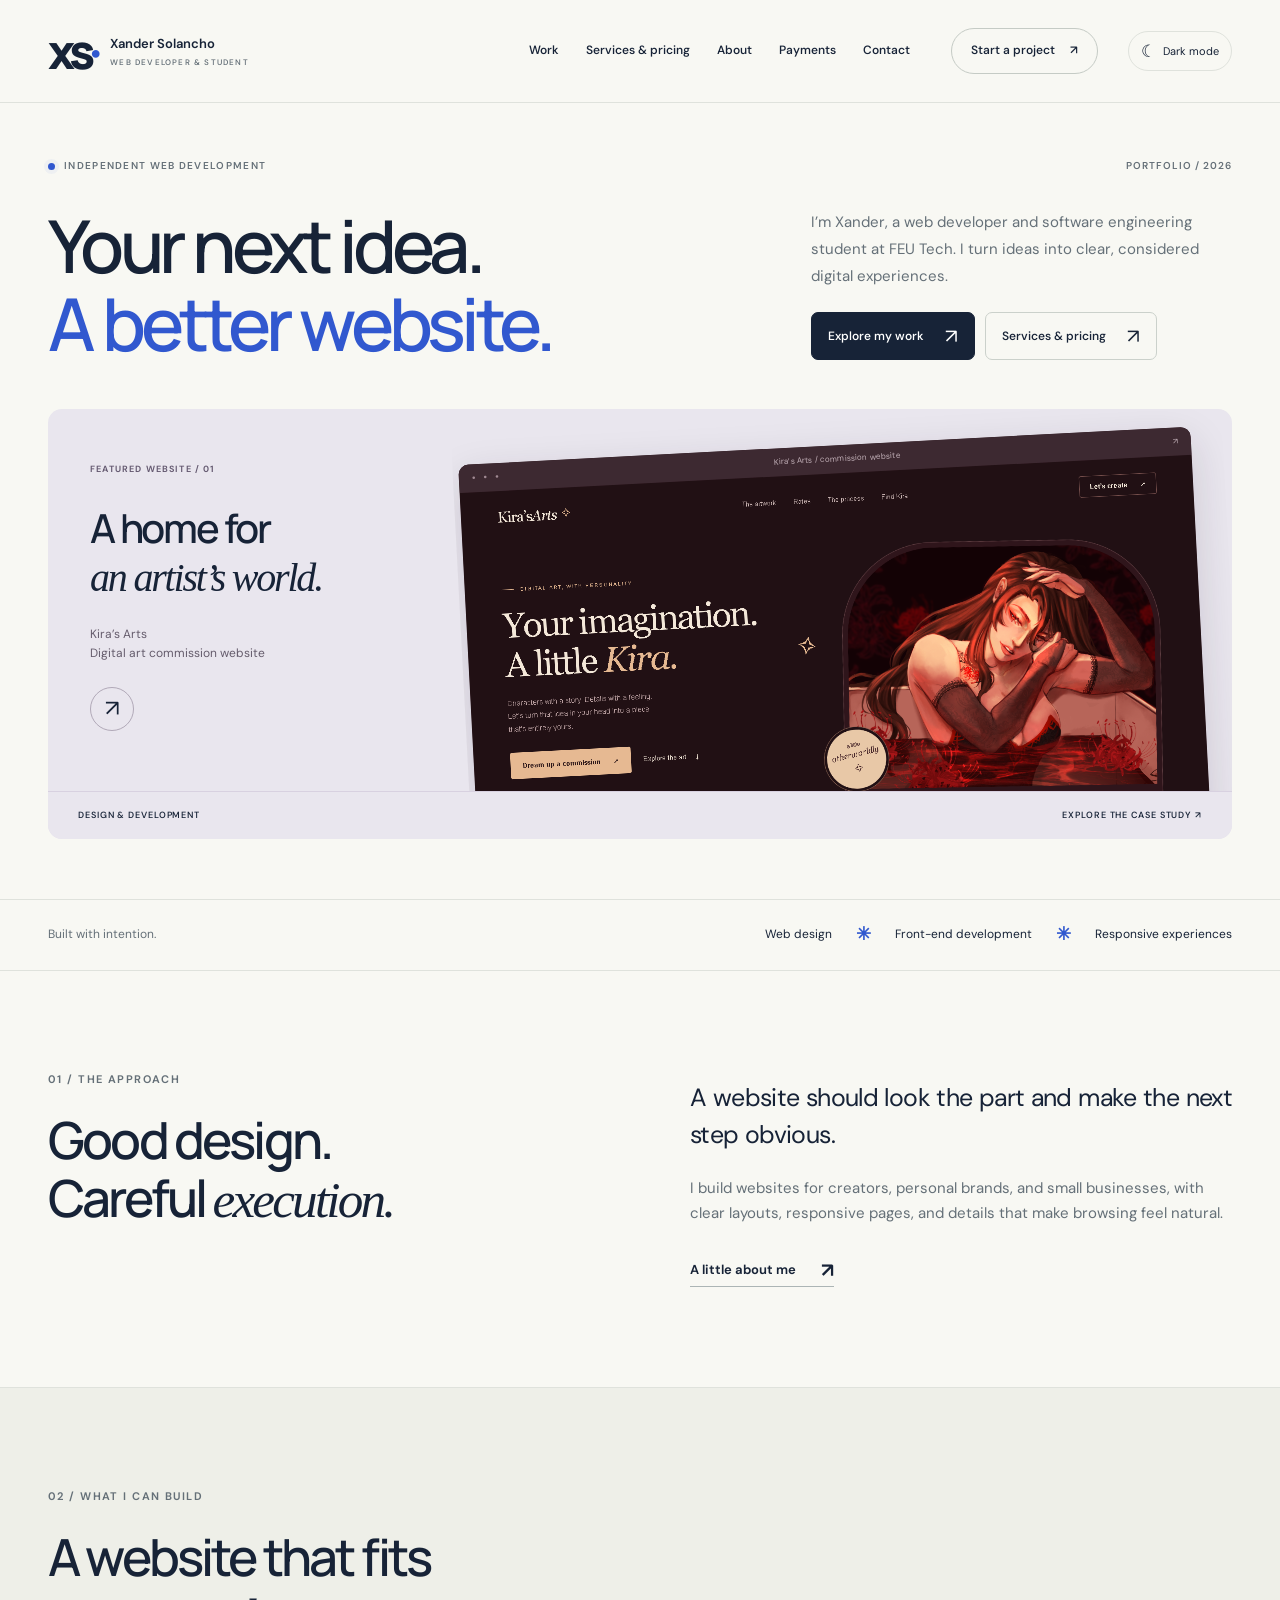
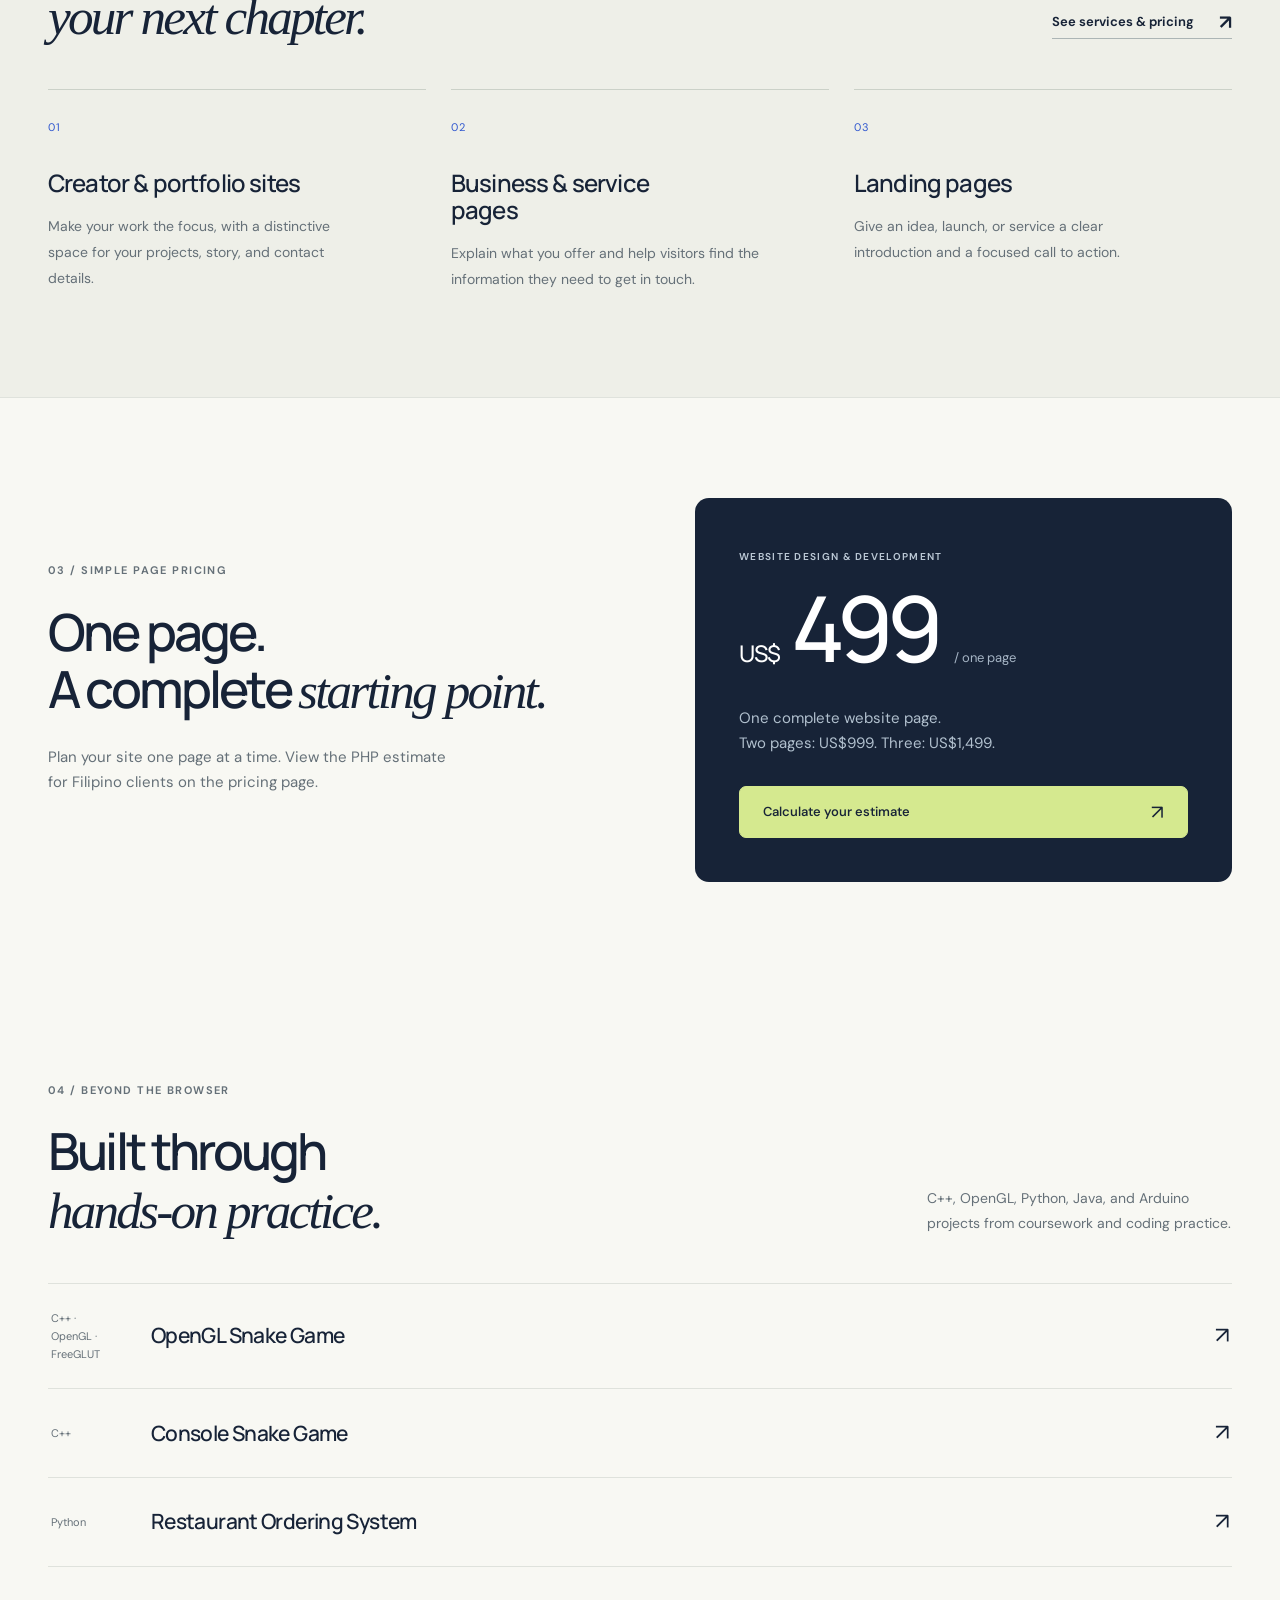
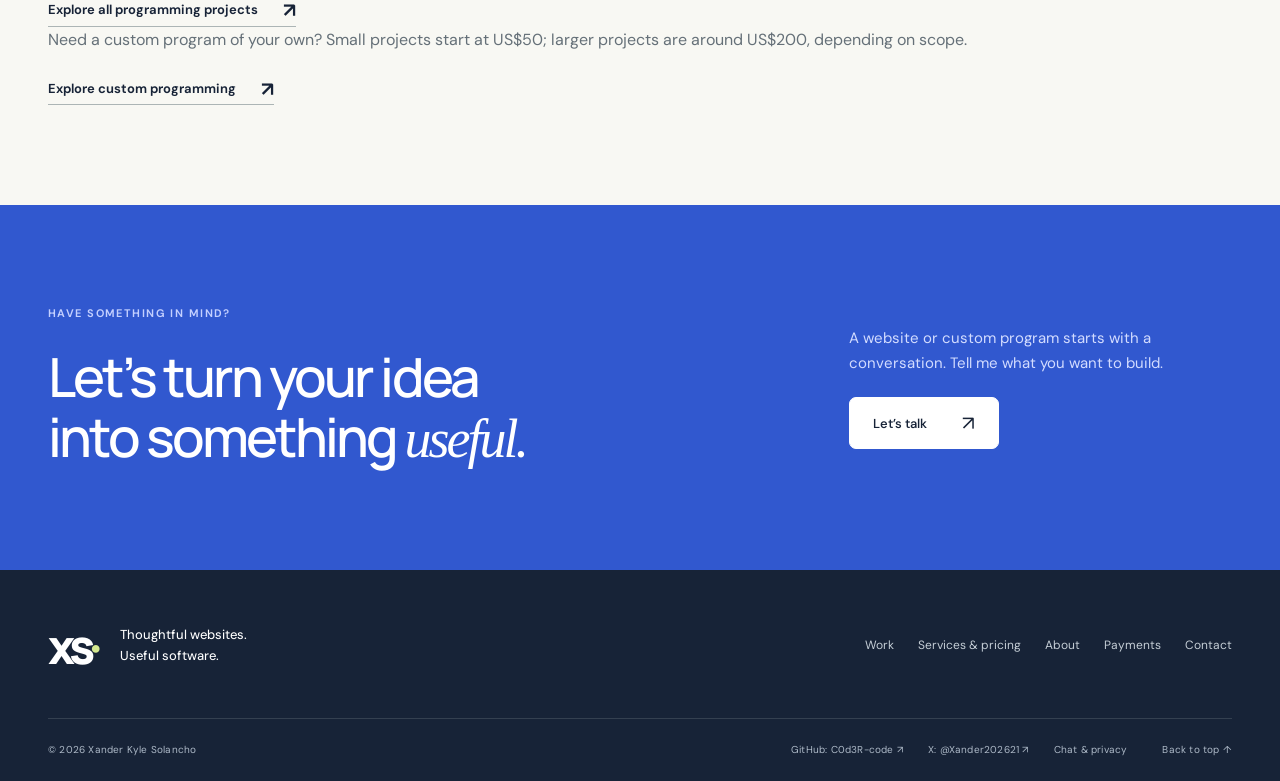
<file: index.html>
<!doctype html>
<html lang="en">
<head>
<meta charset="utf-8">
<meta name="viewport" content="width=device-width,initial-scale=1">
<meta name="theme-color" content="#f8f8f3">
<script>try{var theme=localStorage.getItem("xander-theme");document.documentElement.dataset.theme=theme==="dark"||theme==="light"?theme:matchMedia("(prefers-color-scheme: dark)").matches?"dark":"light"}catch(e){document.documentElement.dataset.theme=matchMedia("(prefers-color-scheme: dark)").matches?"dark":"light"}</script>
<meta name="description" content="Xander Kyle Solancho builds thoughtful websites and useful software. Explore website packages from US$499 and custom programming from US$50.">
<meta property="og:title" content="Web developer & software engineering student — Xander Solancho">
<meta property="og:description" content="Xander Kyle Solancho builds thoughtful websites and useful software. Explore website packages from US$499 and custom programming from US$50.">
<meta property="og:type" content="website">
<meta property="og:url" content="https://c0d3r-code.github.io/">
<link rel="canonical" href="https://c0d3r-code.github.io/">
<link rel="icon" href="assets/favicon.svg" type="image/svg+xml">
<title>Web developer & software engineering student — Xander Solancho</title>
<link rel="stylesheet" href="styles.css?v=20261020-theme">
<script src="site.js?v=20261020-theme" defer>
</script>
</head>
<body>
<a class="skip-link" href="#main">Skip to content</a>
<header class="site-header">
<div class="wrap header-inner">
<a class="brand" href="index.html" aria-label="Xander Solancho home">
<span class="brand-symbol">xs<span>·</span>
</span>
<span>Xander Solancho<small>WEB DEVELOPER & STUDENT</small>
</span>
</a>
<nav id="navigation" aria-label="Main navigation">
<a href="work.html" >Work</a>
<a href="services.html" >Services & pricing</a>
<a href="about.html" >About</a>
<a href="payments.html" >Payments</a>
<a href="contact.html" >Contact</a>
<a class="nav-cta" href="contact.html#inquiry">Start a project <span aria-hidden="true">↗</span>
</a>
</nav>
<div class="header-actions">
<button id="theme-toggle" class="theme-toggle" type="button" aria-label="Switch to dark mode" aria-pressed="false">
<span class="theme-icon" aria-hidden="true">☾</span>
<span class="theme-label">Dark mode</span>
</button>
<button class="menu-toggle" aria-expanded="false" aria-controls="navigation" type="button">Menu <span aria-hidden="true">+</span>
</button>
</div>
</div>
</header>
<main id="main">
<section class="home-hero wrap">
<div class="hero-kicker">
<span class="status-dot">
</span> INDEPENDENT WEB DEVELOPMENT <span class="hero-index">PORTFOLIO / 2026</span>
</div>
<div class="hero-heading">
<h1>Your next idea.<br>
<span>A better website.</span>
</h1>
<div class="hero-intro">
<p>I’m Xander, a web developer and software engineering student at FEU Tech. I turn ideas into clear, considered digital experiences.</p>
<div class="hero-actions">
<a class="button " href="work.html">Explore my work <span aria-hidden="true">↗</span>
</a>
<a class="button button-secondary" href="services.html">Services & pricing <span aria-hidden="true">↗</span>
</a>
</div>
</div>
</div>
<a class="hero-showcase" href="kirasarts.html" aria-label="Explore the Kira’s Arts case study">
<div class="showcase-note">
<span class="eyebrow">FEATURED WEBSITE / 01</span>
<h2>A home for<br>
<em>an artist’s world.</em>
</h2>
<p>Kira’s Arts<br>Digital art commission website</p>
<span class="round-arrow">↗</span>
</div>
<div class="showcase-preview">
<div class="browser-frame ">
<div class="browser-bar">
<span class="browser-dots">● ● ●</span>
<span>Kira’s Arts / commission website</span>
<span>↗</span>
</div>
<div class="browser-screen">
<img src="assets/kirasarts-desktop.png" width="1440" height="6220" alt="Kira’s Arts website with a burgundy palette, digital illustration, and commission information" loading="lazy">
</div>
</div>
</div>
<span class="project-caption">DESIGN & DEVELOPMENT <span>EXPLORE THE CASE STUDY ↗</span>
</span>
</a>
</section>
<div class="expertise-strip">
<div class="wrap">
<span>Built with intention.</span>
<span>Web design</span>
<b>✳</b>
<span>Front-end development</span>
<b>✳</b>
<span>Responsive experiences</span>
</div>
</div>
<section class="section wrap intro-grid">
<div>
<p class="eyebrow">01 / THE APPROACH</p>
<h2>Good design.<br>Careful <em>execution.</em>
</h2>
</div>
<div>
<p class="large-copy">A website should look the part and make the next step obvious.</p>
<p>I build websites for creators, personal brands, and small businesses, with clear layouts, responsive pages, and details that make browsing feel natural.</p>
<a class="text-link" href="about.html">A little about me <span aria-hidden="true">↗</span>
</a>
</div>
</section>
<section class="section service-overview">
<div class="wrap">
<div class="section-heading">
<div>
<p class="eyebrow">02 / WHAT I CAN BUILD</p>
<h2>A website that fits<br>
<em>your next chapter.</em>
</h2>
</div>
<a class="text-link" href="services.html">See services & pricing <span aria-hidden="true">↗</span>
</a>
</div>
<div class="three-grid">
<article class="service-card">
<span class="service-number">01</span>
<h3>Creator & portfolio sites</h3>
<p>Make your work the focus, with a distinctive space for your projects, story, and contact details.</p>
</article>
<article class="service-card">
<span class="service-number">02</span>
<h3>Business & service pages</h3>
<p>Explain what you offer and help visitors find the information they need to get in touch.</p>
</article>
<article class="service-card">
<span class="service-number">03</span>
<h3>Landing pages</h3>
<p>Give an idea, launch, or service a clear introduction and a focused call to action.</p>
</article>
</div>
</div>
</section>
<section class="section wrap pricing-teaser">
<div>
<p class="eyebrow">03 / SIMPLE PAGE PRICING</p>
<h2>One page.<br>A complete <em>starting point.</em>
</h2>
<p>Plan your site one page at a time. View the PHP estimate for Filipino clients on the pricing page.</p>
</div>
<div class="price-card">
<span class="eyebrow">WEBSITE DESIGN & DEVELOPMENT</span>
<div class="big-price">
<span>US$</span>499<small>/ one page</small>
</div>
<p>One complete website page.<br>Two pages: US$999. Three: US$1,499.</p>
<a class="button " href="services.html#estimate">Calculate your estimate <span aria-hidden="true">↗</span>
</a>
</div>
</section>
<section class="section wrap">
<div class="section-heading">
<div>
<p class="eyebrow">04 / BEYOND THE BROWSER</p>
<h2>Built through<br>
<em>hands-on practice.</em>
</h2>
</div>
<p class="heading-aside">C++, OpenGL, Python, Java, and Arduino projects from coursework and coding practice.</p>
</div>
<div class="compact-projects">
<a href="https://github.com/C0d3R-code/C0d3R-code.github.io/blob/main/projects/opengl-snake.cpp" target="_blank" rel="noopener noreferrer">
<span>C++ · OpenGL · FreeGLUT</span>
<h3>OpenGL Snake Game</h3>
<span aria-hidden="true">↗</span>
</a>
<a href="https://github.com/C0d3R-code/C0d3R-code.github.io/blob/main/projects/snake-game.cpp" target="_blank" rel="noopener noreferrer">
<span>C++</span>
<h3>Console Snake Game</h3>
<span aria-hidden="true">↗</span>
</a>
<a href="https://github.com/C0d3R-code/C0d3R-code.github.io/blob/main/projects/restaurant-ordering-system.py" target="_blank" rel="noopener noreferrer">
<span>Python</span>
<h3>Restaurant Ordering System</h3>
<span aria-hidden="true">↗</span>
</a>
</div>
<a class="text-link below-link" href="work.html#software">Explore all programming projects <span aria-hidden="true">↗</span>
</a>
<p>Need a custom program of your own? Small projects start at US$50; larger projects are around US$200, depending on scope.</p>
<a class="text-link" href="services.html#custom-programs">Explore custom programming <span aria-hidden="true">↗</span>
</a>
</section>
<section class="cta section">
<div class="wrap cta-inner">
<div>
<p class="eyebrow">HAVE SOMETHING IN MIND?</p>
<h2>Let’s turn your idea<br>into something <em>useful.</em>
</h2>
</div>
<div>
<p>A website or custom program starts with a conversation. Tell me what you want to build.</p>
<a class="button " href="contact.html">Let’s talk <span aria-hidden="true">↗</span>
</a>
</div>
</div>
</section>
</main>
<footer class="site-footer">
<div class="wrap">
<div class="footer-top">
<a class="brand footer-brand" href="index.html">
<span class="brand-symbol">xs<span>·</span>
</span>
<span>Thoughtful websites.<br>Useful software.</span>
</a>
<div class="footer-links">
<a href="work.html">Work</a>
<a href="services.html">Services & pricing</a>
<a href="about.html">About</a>
<a href="payments.html">Payments</a>
<a href="contact.html">Contact</a>
</div>
</div>
<div class="footer-bottom">
<span>© 2026 Xander Kyle Solancho</span>
<a href="https://github.com/C0d3R-code" target="_blank" rel="noopener noreferrer">GitHub: C0d3R-code <span aria-hidden="true">↗</span>
</a>
<a href="https://x.com/Xander202621" target="_blank" rel="noopener noreferrer">X: @Xander202621 ↗</a>
<a href="privacy.html">Chat & privacy</a>
<a href="#main">Back to top ↑</a>
</div>
</div>
</footer>
<script src="https://cdn.botpress.cloud/webchat/v5.0/inject.js">
</script>
<script src="https://files.bpcontent.cloud/2026/10/01/09/20261001095107-QPX5QSGX.js" defer>
</script>
</body>
</html>
</file>
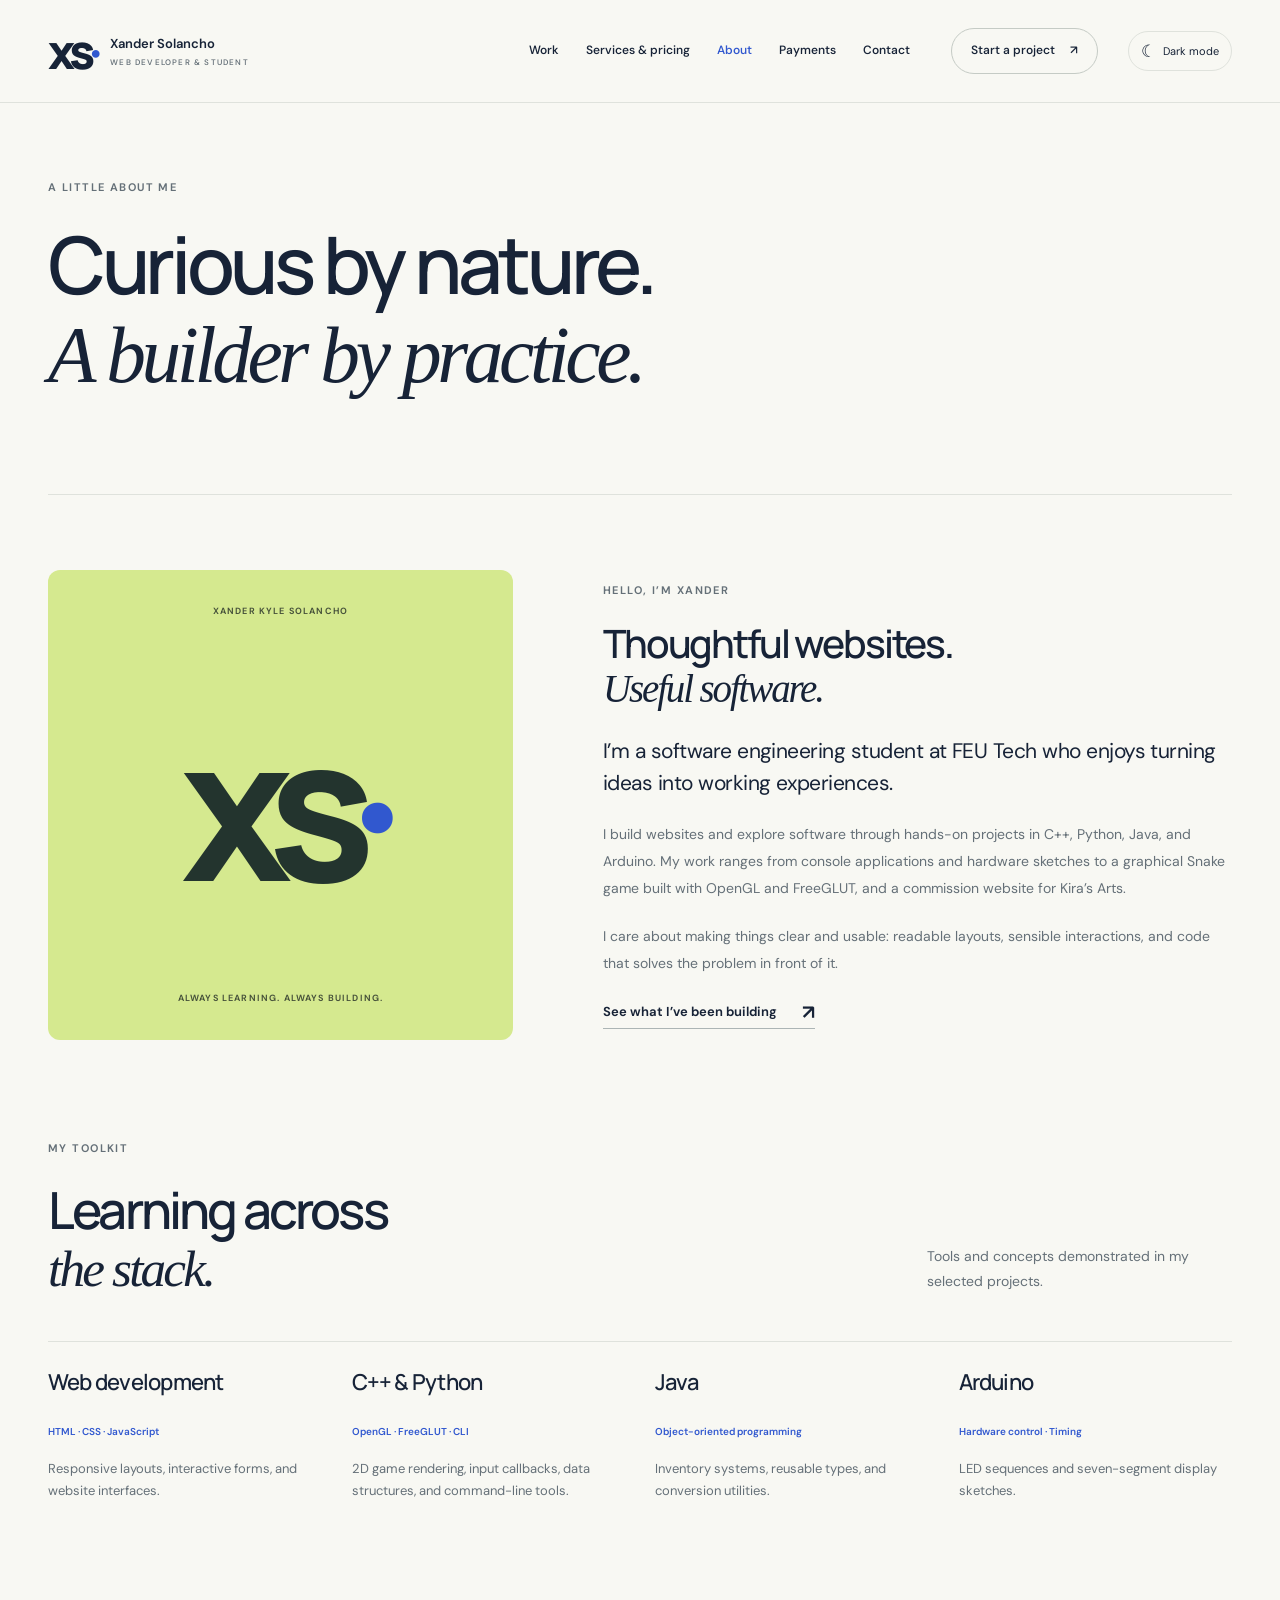
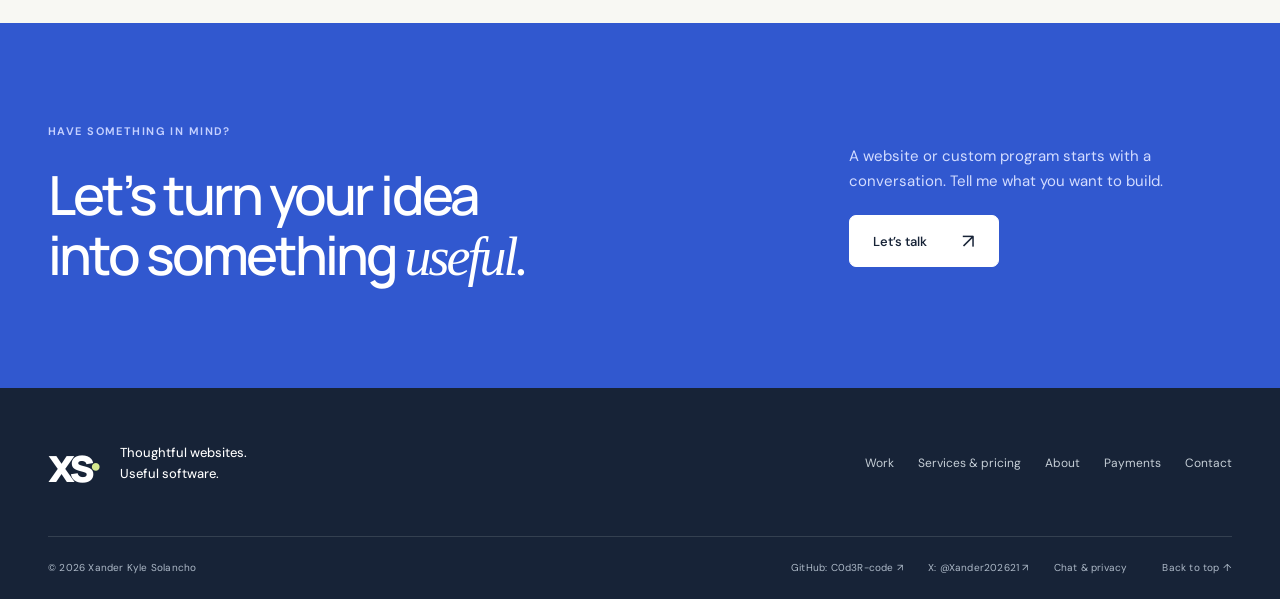
<file: about.html>
<!doctype html>
<html lang="en">
<head>
<meta charset="utf-8">
<meta name="viewport" content="width=device-width,initial-scale=1">
<meta name="theme-color" content="#f8f8f3">
<script>try{var theme=localStorage.getItem("xander-theme");document.documentElement.dataset.theme=theme==="dark"||theme==="light"?theme:matchMedia("(prefers-color-scheme: dark)").matches?"dark":"light"}catch(e){document.documentElement.dataset.theme=matchMedia("(prefers-color-scheme: dark)").matches?"dark":"light"}</script>
<meta name="description" content="Meet Xander Kyle Solancho, an FEU Tech software engineering student who builds websites and programs in C++, Python, Java, and Arduino.">
<meta property="og:title" content="About Xander — Xander Solancho">
<meta property="og:description" content="Meet Xander Kyle Solancho, an FEU Tech software engineering student who builds websites and programs in C++, Python, Java, and Arduino.">
<meta property="og:type" content="website">
<meta property="og:url" content="https://c0d3r-code.github.io/about.html">
<link rel="canonical" href="https://c0d3r-code.github.io/about.html">
<link rel="icon" href="assets/favicon.svg" type="image/svg+xml">
<title>About Xander — Xander Solancho</title>
<link rel="stylesheet" href="styles.css?v=20261020-theme">
<script src="site.js?v=20261020-theme" defer>
</script>
</head>
<body>
<a class="skip-link" href="#main">Skip to content</a>
<header class="site-header">
<div class="wrap header-inner">
<a class="brand" href="index.html" aria-label="Xander Solancho home">
<span class="brand-symbol">xs<span>·</span>
</span>
<span>Xander Solancho<small>WEB DEVELOPER & STUDENT</small>
</span>
</a>
<nav id="navigation" aria-label="Main navigation">
<a href="work.html" >Work</a>
<a href="services.html" >Services & pricing</a>
<a href="about.html" aria-current="page">About</a>
<a href="payments.html" >Payments</a>
<a href="contact.html" >Contact</a>
<a class="nav-cta" href="contact.html#inquiry">Start a project <span aria-hidden="true">↗</span>
</a>
</nav>
<div class="header-actions">
<button id="theme-toggle" class="theme-toggle" type="button" aria-label="Switch to dark mode" aria-pressed="false">
<span class="theme-icon" aria-hidden="true">☾</span>
<span class="theme-label">Dark mode</span>
</button>
<button class="menu-toggle" aria-expanded="false" aria-controls="navigation" type="button">Menu <span aria-hidden="true">+</span>
</button>
</div>
</div>
</header>
<main id="main">
<section class="page-hero wrap">
<p class="eyebrow">A LITTLE ABOUT ME</p>
<h1>Curious by nature.<br>
<em>A builder by practice.</em>
</h1>
</section>
<section class="wrap about-intro">
<div class="identity-art" aria-label="Xander Solancho monogram">
<span class="mono">XANDER KYLE SOLANCHO</span>
<strong>xs<span>·</span>
</strong>
<span class="mono">ALWAYS LEARNING. ALWAYS BUILDING.</span>
</div>
<div>
<p class="eyebrow">HELLO, I’M XANDER</p>
<h2>Thoughtful websites.<br>
<em>Useful software.</em>
</h2>
<p class="large-copy">I’m a software engineering student at FEU Tech who enjoys turning ideas into working experiences.</p>
<p>I build websites and explore software through hands-on projects in C++, Python, Java, and Arduino. My work ranges from console applications and hardware sketches to a graphical Snake game built with OpenGL and FreeGLUT, and a commission website for Kira’s Arts.</p>
<p>I care about making things clear and usable: readable layouts, sensible interactions, and code that solves the problem in front of it.</p>
<a class="text-link" href="work.html">See what I’ve been building <span aria-hidden="true">↗</span>
</a>
</div>
</section>
<section class="section wrap">
<div class="section-heading">
<div>
<p class="eyebrow">MY TOOLKIT</p>
<h2>Learning across<br>
<em>the stack.</em>
</h2>
</div>
<p class="heading-aside">Tools and concepts demonstrated in my selected projects.</p>
</div>
<div class="toolkit">
<article>
<h3>Web development</h3>
<span>HTML · CSS · JavaScript</span>
<p>Responsive layouts, interactive forms, and website interfaces.</p>
</article>
<article>
<h3>C++ & Python</h3>
<span>OpenGL · FreeGLUT · CLI</span>
<p>2D game rendering, input callbacks, data structures, and command-line tools.</p>
</article>
<article>
<h3>Java</h3>
<span>Object-oriented programming</span>
<p>Inventory systems, reusable types, and conversion utilities.</p>
</article>
<article>
<h3>Arduino</h3>
<span>Hardware control · Timing</span>
<p>LED sequences and seven-segment display sketches.</p>
</article>
</div>
</section>
<section class="cta section">
<div class="wrap cta-inner">
<div>
<p class="eyebrow">HAVE SOMETHING IN MIND?</p>
<h2>Let’s turn your idea<br>into something <em>useful.</em>
</h2>
</div>
<div>
<p>A website or custom program starts with a conversation. Tell me what you want to build.</p>
<a class="button " href="contact.html">Let’s talk <span aria-hidden="true">↗</span>
</a>
</div>
</div>
</section>
</main>
<footer class="site-footer">
<div class="wrap">
<div class="footer-top">
<a class="brand footer-brand" href="index.html">
<span class="brand-symbol">xs<span>·</span>
</span>
<span>Thoughtful websites.<br>Useful software.</span>
</a>
<div class="footer-links">
<a href="work.html">Work</a>
<a href="services.html">Services & pricing</a>
<a href="about.html">About</a>
<a href="payments.html">Payments</a>
<a href="contact.html">Contact</a>
</div>
</div>
<div class="footer-bottom">
<span>© 2026 Xander Kyle Solancho</span>
<a href="https://github.com/C0d3R-code" target="_blank" rel="noopener noreferrer">GitHub: C0d3R-code <span aria-hidden="true">↗</span>
</a>
<a href="https://x.com/Xander202621" target="_blank" rel="noopener noreferrer">X: @Xander202621 ↗</a>
<a href="privacy.html">Chat & privacy</a>
<a href="#main">Back to top ↑</a>
</div>
</div>
</footer>
<script src="https://cdn.botpress.cloud/webchat/v5.0/inject.js">
</script>
<script src="https://files.bpcontent.cloud/2026/10/01/09/20261001095107-QPX5QSGX.js" defer>
</script>
</body>
</html>
</file>
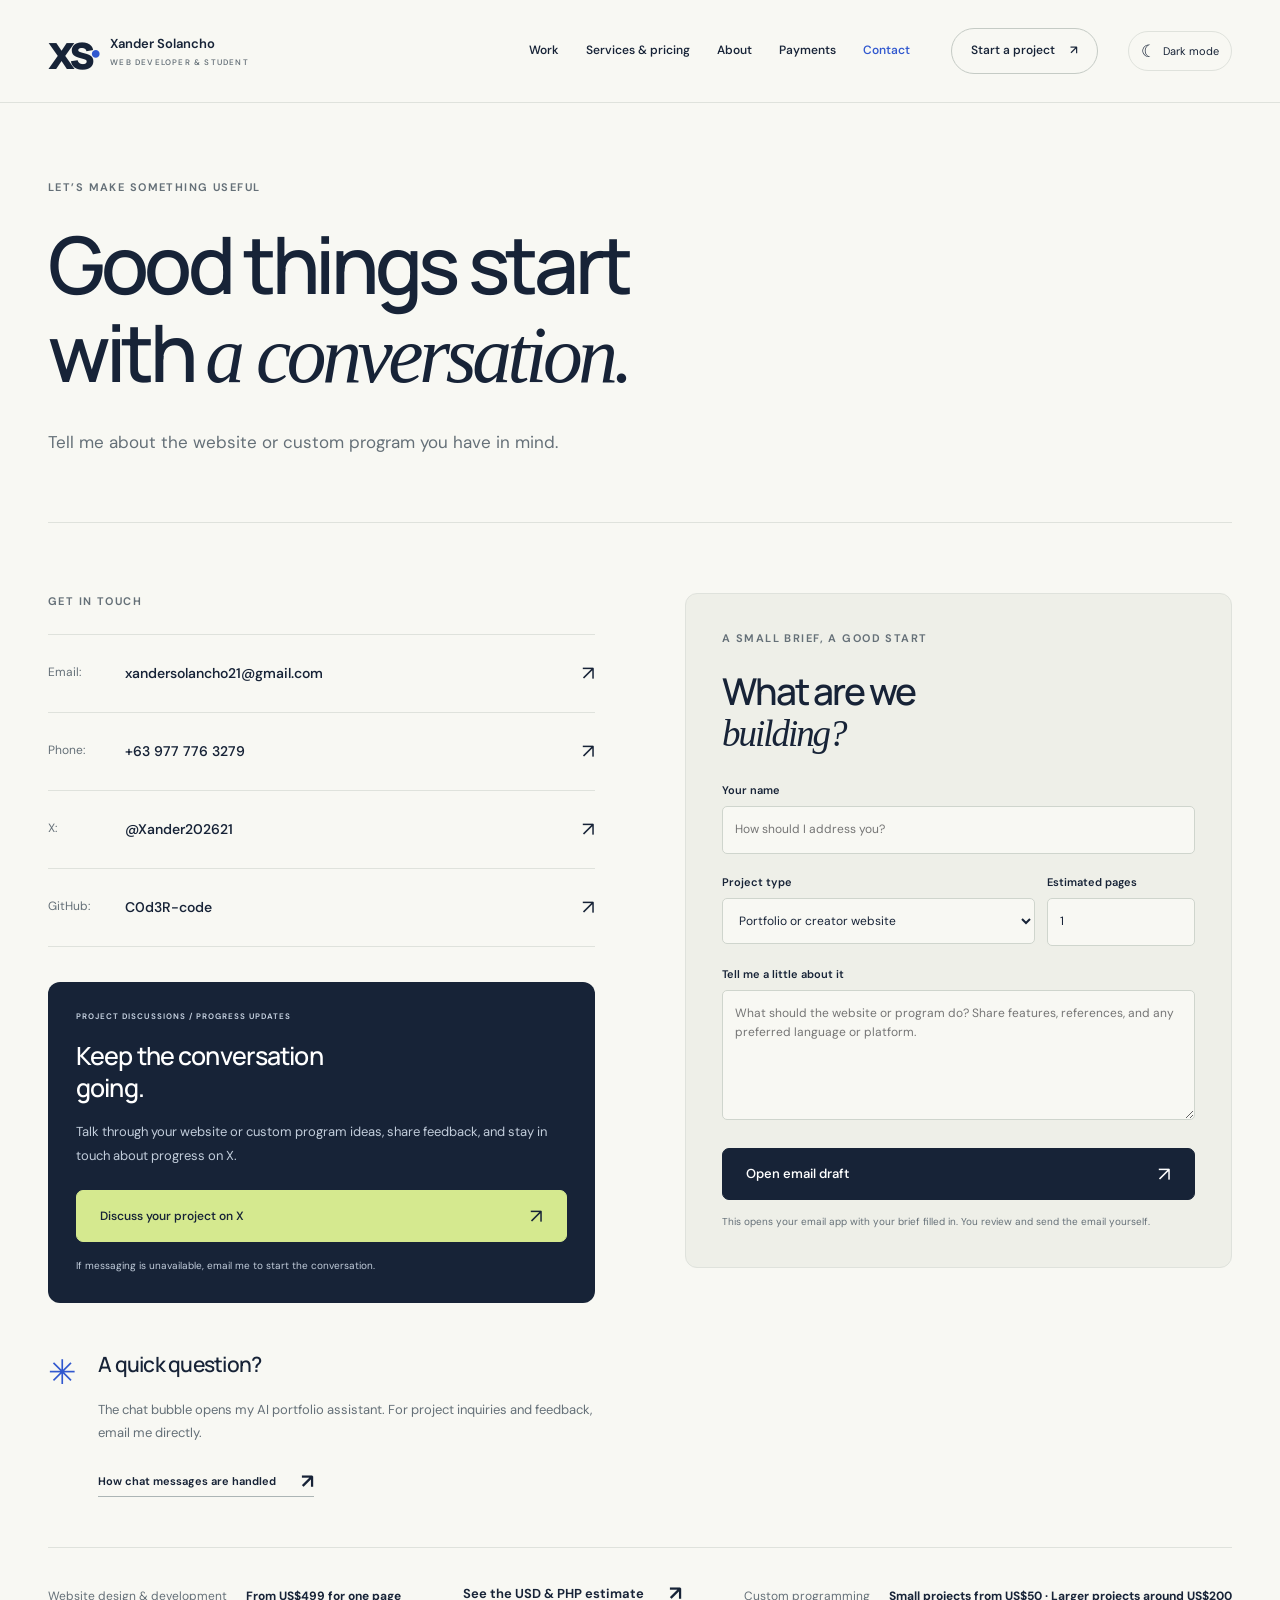
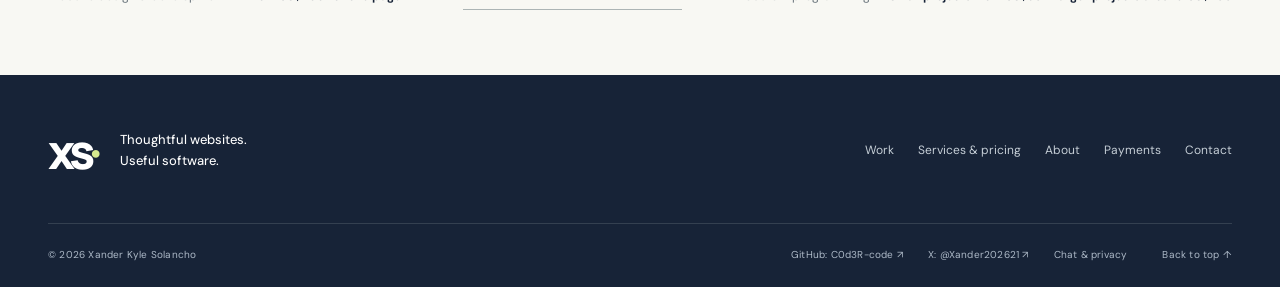
<file: contact.html>
<!doctype html>
<html lang="en">
<head>
<meta charset="utf-8">
<meta name="viewport" content="width=device-width,initial-scale=1">
<meta name="theme-color" content="#f8f8f3">
<script>try{var theme=localStorage.getItem("xander-theme");document.documentElement.dataset.theme=theme==="dark"||theme==="light"?theme:matchMedia("(prefers-color-scheme: dark)").matches?"dark":"light"}catch(e){document.documentElement.dataset.theme=matchMedia("(prefers-color-scheme: dark)").matches?"dark":"light"}</script>
<meta name="description" content="Contact Xander about website creation or custom programming. Small programs start at US$50; larger projects are around US$200, depending on scope.">
<meta property="og:title" content="Start a project — Xander Solancho">
<meta property="og:description" content="Contact Xander about website creation or custom programming. Small programs start at US$50; larger projects are around US$200, depending on scope.">
<meta property="og:type" content="website">
<meta property="og:url" content="https://c0d3r-code.github.io/contact.html">
<link rel="canonical" href="https://c0d3r-code.github.io/contact.html">
<link rel="icon" href="assets/favicon.svg" type="image/svg+xml">
<title>Start a project — Xander Solancho</title>
<link rel="stylesheet" href="styles.css?v=20261020-theme">
<script src="site.js?v=20261020-theme" defer>
</script>
</head>
<body>
<a class="skip-link" href="#main">Skip to content</a>
<header class="site-header">
<div class="wrap header-inner">
<a class="brand" href="index.html" aria-label="Xander Solancho home">
<span class="brand-symbol">xs<span>·</span>
</span>
<span>Xander Solancho<small>WEB DEVELOPER & STUDENT</small>
</span>
</a>
<nav id="navigation" aria-label="Main navigation">
<a href="work.html" >Work</a>
<a href="services.html" >Services & pricing</a>
<a href="about.html" >About</a>
<a href="payments.html" >Payments</a>
<a href="contact.html" aria-current="page">Contact</a>
<a class="nav-cta" href="contact.html#inquiry">Start a project <span aria-hidden="true">↗</span>
</a>
</nav>
<div class="header-actions">
<button id="theme-toggle" class="theme-toggle" type="button" aria-label="Switch to dark mode" aria-pressed="false">
<span class="theme-icon" aria-hidden="true">☾</span>
<span class="theme-label">Dark mode</span>
</button>
<button class="menu-toggle" aria-expanded="false" aria-controls="navigation" type="button">Menu <span aria-hidden="true">+</span>
</button>
</div>
</div>
</header>
<main id="main">
<section class="page-hero wrap">
<p class="eyebrow">LET’S MAKE SOMETHING USEFUL</p>
<h1>Good things start<br>with <em>a conversation.</em>
</h1>
<p>Tell me about the website or custom program you have in mind.</p>
</section>
<section class="wrap contact-layout">
<div class="contact-info">
<p class="eyebrow">GET IN TOUCH</p>
<div class="contact-list">
<a href="mailto:xandersolancho21@gmail.com">
<span class="contact-label">Email:</span>
<span class="contact-value">xandersolancho21@gmail.com</span>
<span aria-hidden="true">↗</span>
</a>
<a href="tel:+639777763279">
<span class="contact-label">Phone:</span>
<span class="contact-value">+63 977 776 3279</span>
<span aria-hidden="true">↗</span>
</a>
<a href="https://x.com/Xander202621" target="_blank" rel="noopener noreferrer">
<span class="contact-label">X:</span>
<span class="contact-value">@Xander202621</span>
<span aria-hidden="true">↗</span>
</a>
<a href="https://github.com/C0d3R-code" target="_blank" rel="noopener noreferrer">
<span class="contact-label">GitHub:</span>
<span class="contact-value">C0d3R-code</span>
<span aria-hidden="true">↗</span>
</a>
</div>
<aside class="social-discussion">
<span class="eyebrow">PROJECT DISCUSSIONS / PROGRESS UPDATES</span>
<h3>Keep the conversation going.</h3>
<p>Talk through your website or custom program ideas, share feedback, and stay in touch about progress on X.</p>
<a class="button" href="https://x.com/Xander202621" target="_blank" rel="noopener noreferrer">Discuss your project on X <span aria-hidden="true">↗</span>
</a>
<p class="social-note">If messaging is unavailable, email me to start the conversation.</p>
</aside>
<div class="contact-help">
<span class="small-icon" aria-hidden="true">✳</span>
<div>
<h3>A quick question?</h3>
<p>The chat bubble opens my AI portfolio assistant. For project inquiries and feedback, email me directly.</p>
<a class="text-link" href="privacy.html">How chat messages are handled <span aria-hidden="true">↗</span>
</a>
</div>
</div>
</div>
<div class="inquiry-card" id="inquiry">
<p class="eyebrow">A SMALL BRIEF, A GOOD START</p>
<h2>What are we<br>
<em>building?</em>
</h2>
<form id="inquiry-form">
<label for="client-name">Your name</label>
<input id="client-name" name="name" autocomplete="name" maxlength="100" required placeholder="How should I address you?">
<div class="form-row">
<div>
<label for="project-type">Project type</label>
<select id="project-type" name="type">
<option>Portfolio or creator website</option>
<option>Business or service website</option>
<option>Landing page</option>
<option>Other website project</option>
<option>Custom program</option>
<option>General inquiry or feedback</option>
</select>
</div>
<div id="website-pages-field">
<label for="inquiry-pages">Estimated pages</label>
<input id="inquiry-pages" name="pages" type="number" min="1" max="50" step="1" value="1">
</div>
</div>
<div id="program-size-field" hidden>
<label for="program-size">Program scope</label>
<select id="program-size" disabled>
<option value="small">Small project — from US$50</option>
<option value="large">Larger project — around US$200</option>
<option value="unsure">Not sure yet — let’s discuss</option>
</select>
<p class="form-note">The final quote depends on the features and complexity. Website page pricing does not apply.</p>
</div>
<label for="project-message">Tell me a little about it</label>
<textarea id="project-message" name="message" rows="5" maxlength="4000" required placeholder="What should the website or program do? Share features, references, and any preferred language or platform.">
</textarea>
<button class="button" type="submit">Open email draft <span aria-hidden="true">↗</span>
</button>
<p class="form-note" id="form-status" role="status">This opens your email app with your brief filled in. You review and send the email yourself.</p>
</form>
</div>
</section>
<section class="wrap contact-bottom">
<p>Website design & development <strong>From US$499 for one page</strong>
</p>
<a class="text-link" href="services.html#estimate">See the USD & PHP estimate <span aria-hidden="true">↗</span>
</a>
<p>Custom programming <strong>Small projects from US$50 · Larger projects around US$200</strong>
</p>
</section>
</main>
<footer class="site-footer">
<div class="wrap">
<div class="footer-top">
<a class="brand footer-brand" href="index.html">
<span class="brand-symbol">xs<span>·</span>
</span>
<span>Thoughtful websites.<br>Useful software.</span>
</a>
<div class="footer-links">
<a href="work.html">Work</a>
<a href="services.html">Services & pricing</a>
<a href="about.html">About</a>
<a href="payments.html">Payments</a>
<a href="contact.html">Contact</a>
</div>
</div>
<div class="footer-bottom">
<span>© 2026 Xander Kyle Solancho</span>
<a href="https://github.com/C0d3R-code" target="_blank" rel="noopener noreferrer">GitHub: C0d3R-code <span aria-hidden="true">↗</span>
</a>
<a href="https://x.com/Xander202621" target="_blank" rel="noopener noreferrer">X: @Xander202621 ↗</a>
<a href="privacy.html">Chat & privacy</a>
<a href="#main">Back to top ↑</a>
</div>
</div>
</footer>
<script src="https://cdn.botpress.cloud/webchat/v5.0/inject.js">
</script>
<script src="https://files.bpcontent.cloud/2026/10/01/09/20261001095107-QPX5QSGX.js" defer>
</script>
</body>
</html>
</file>
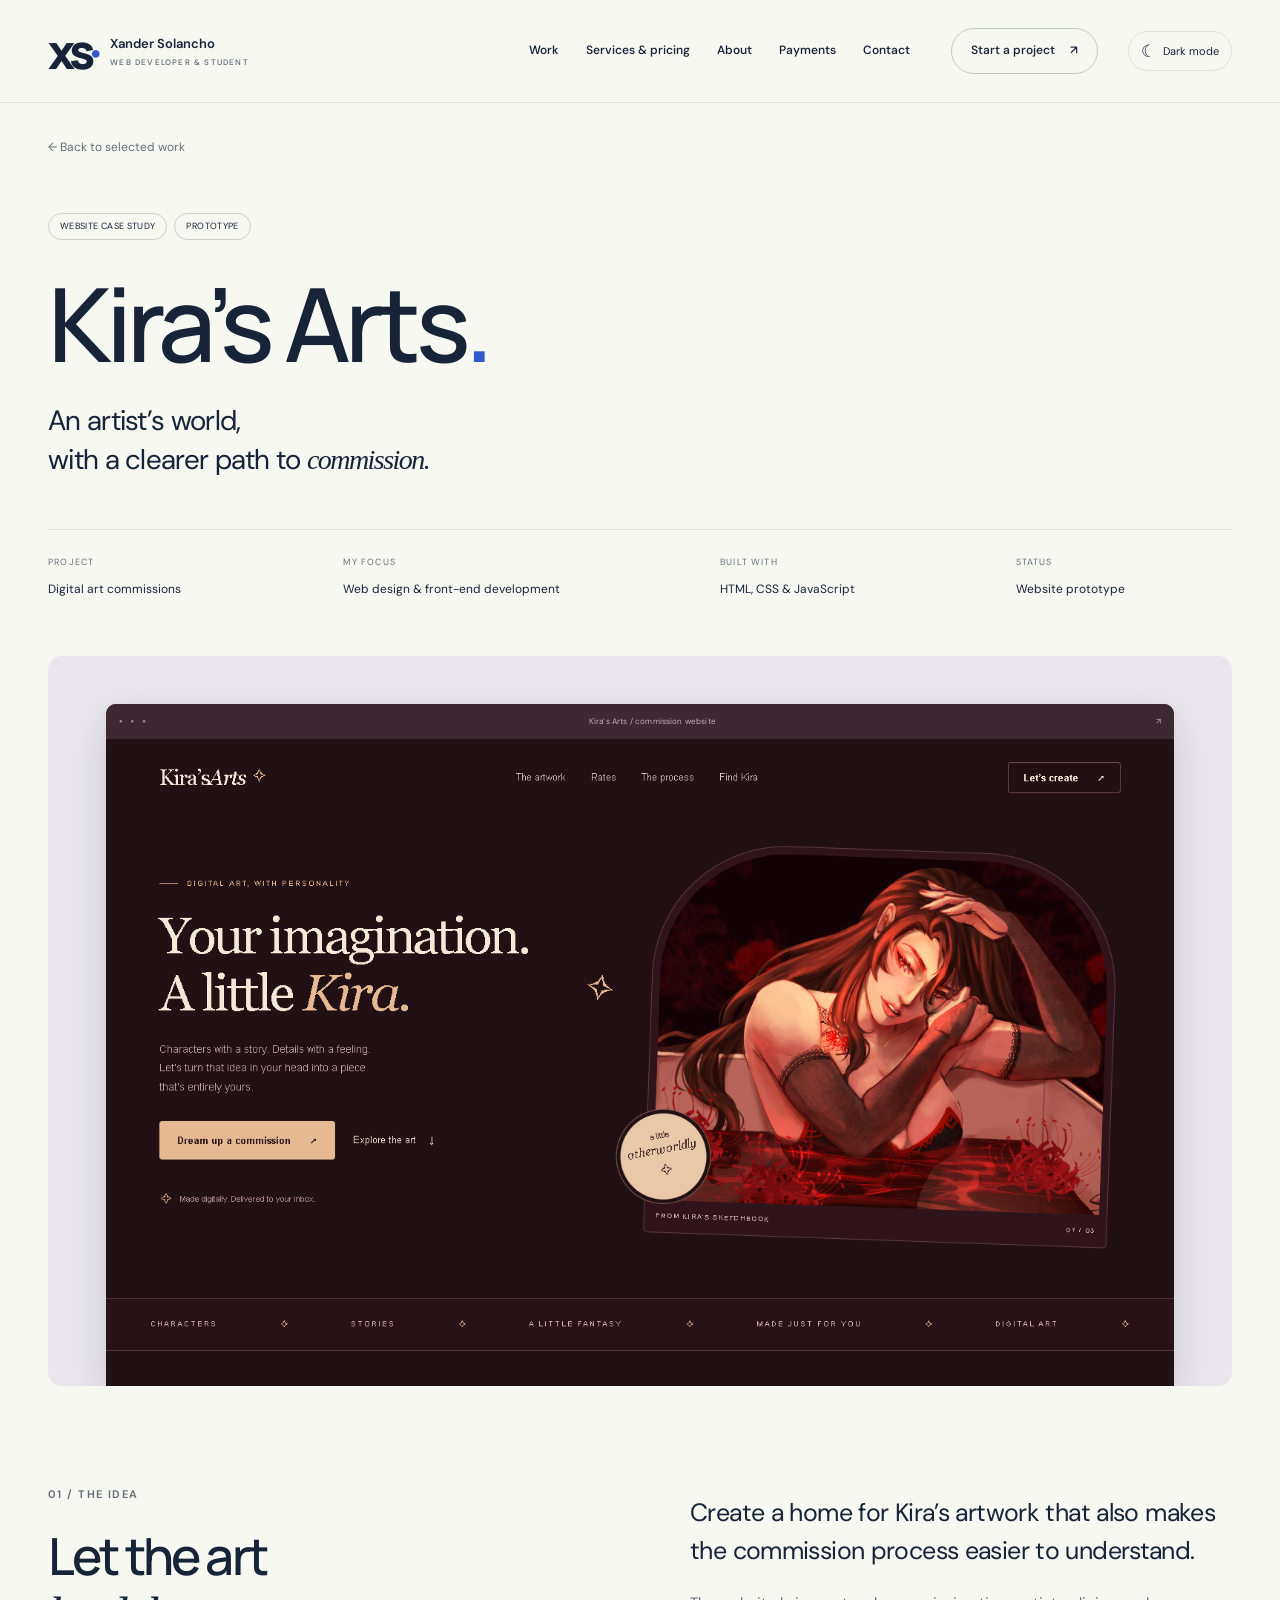
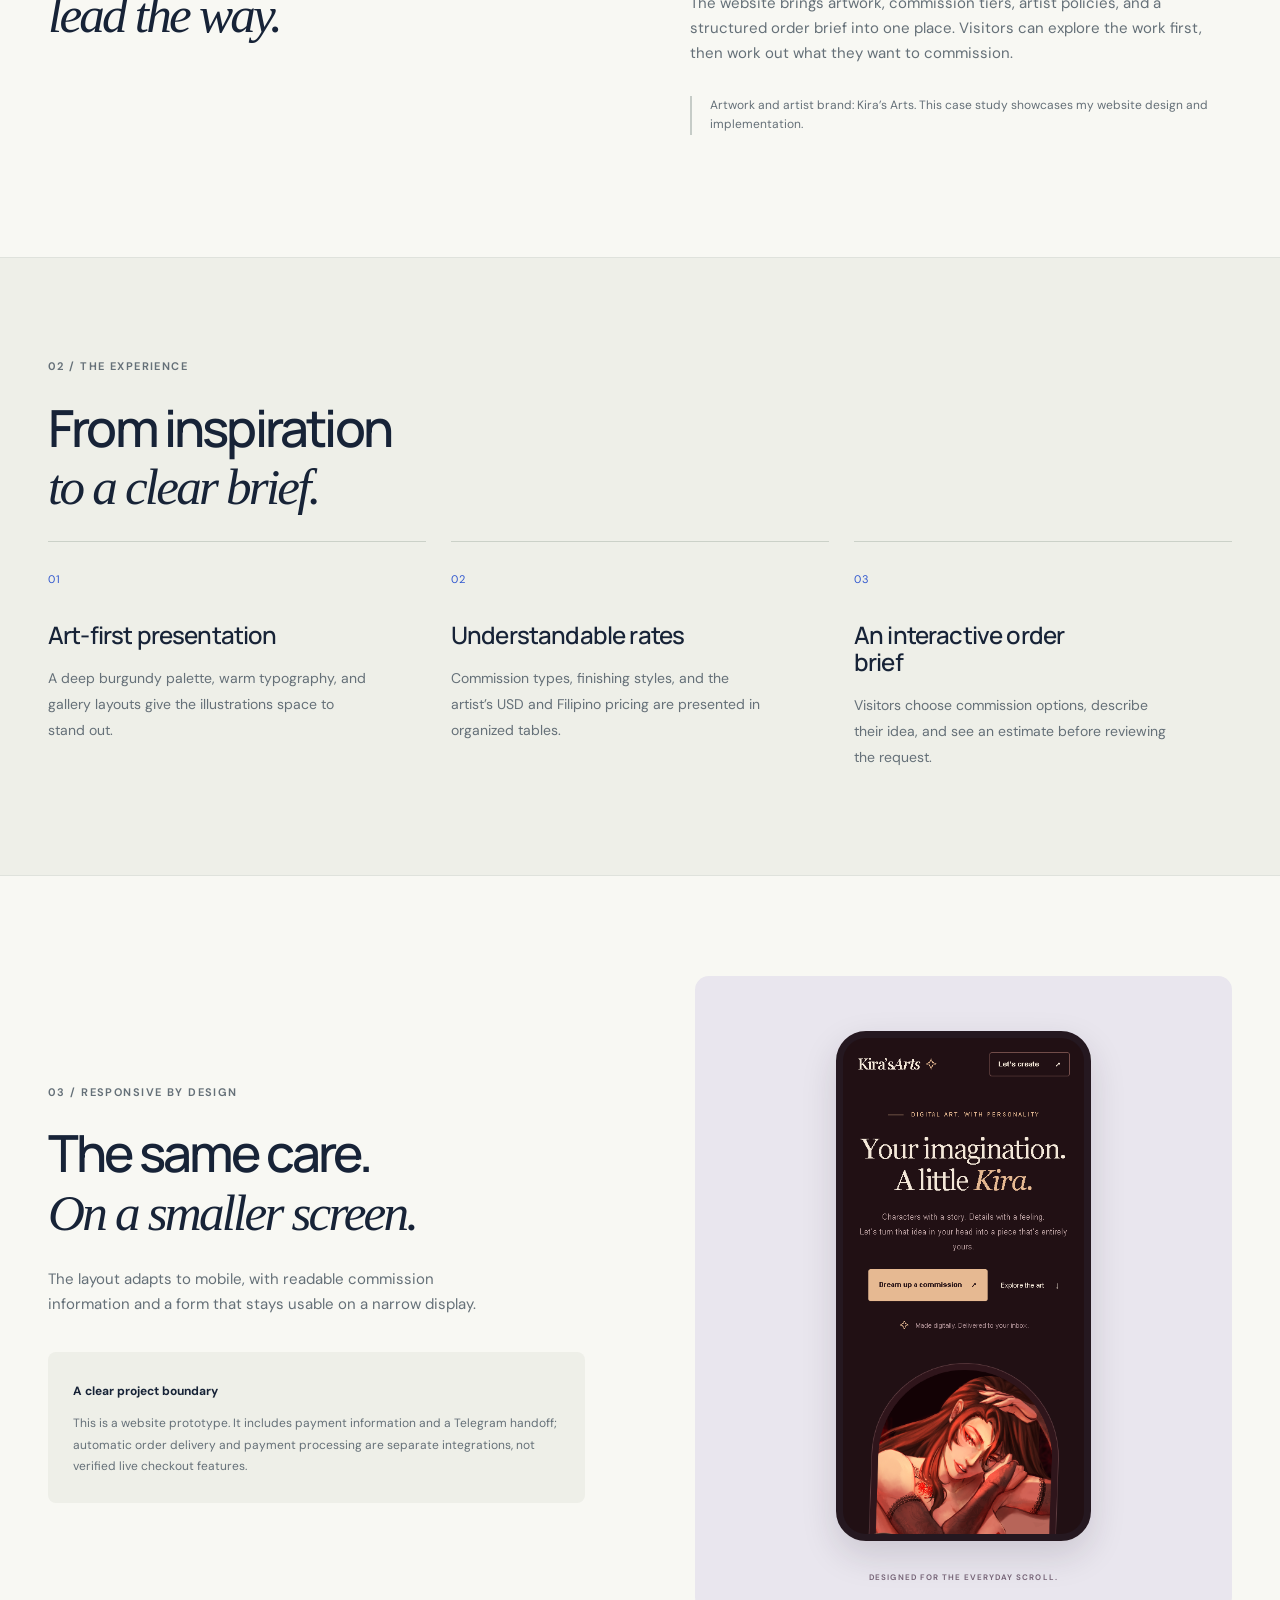
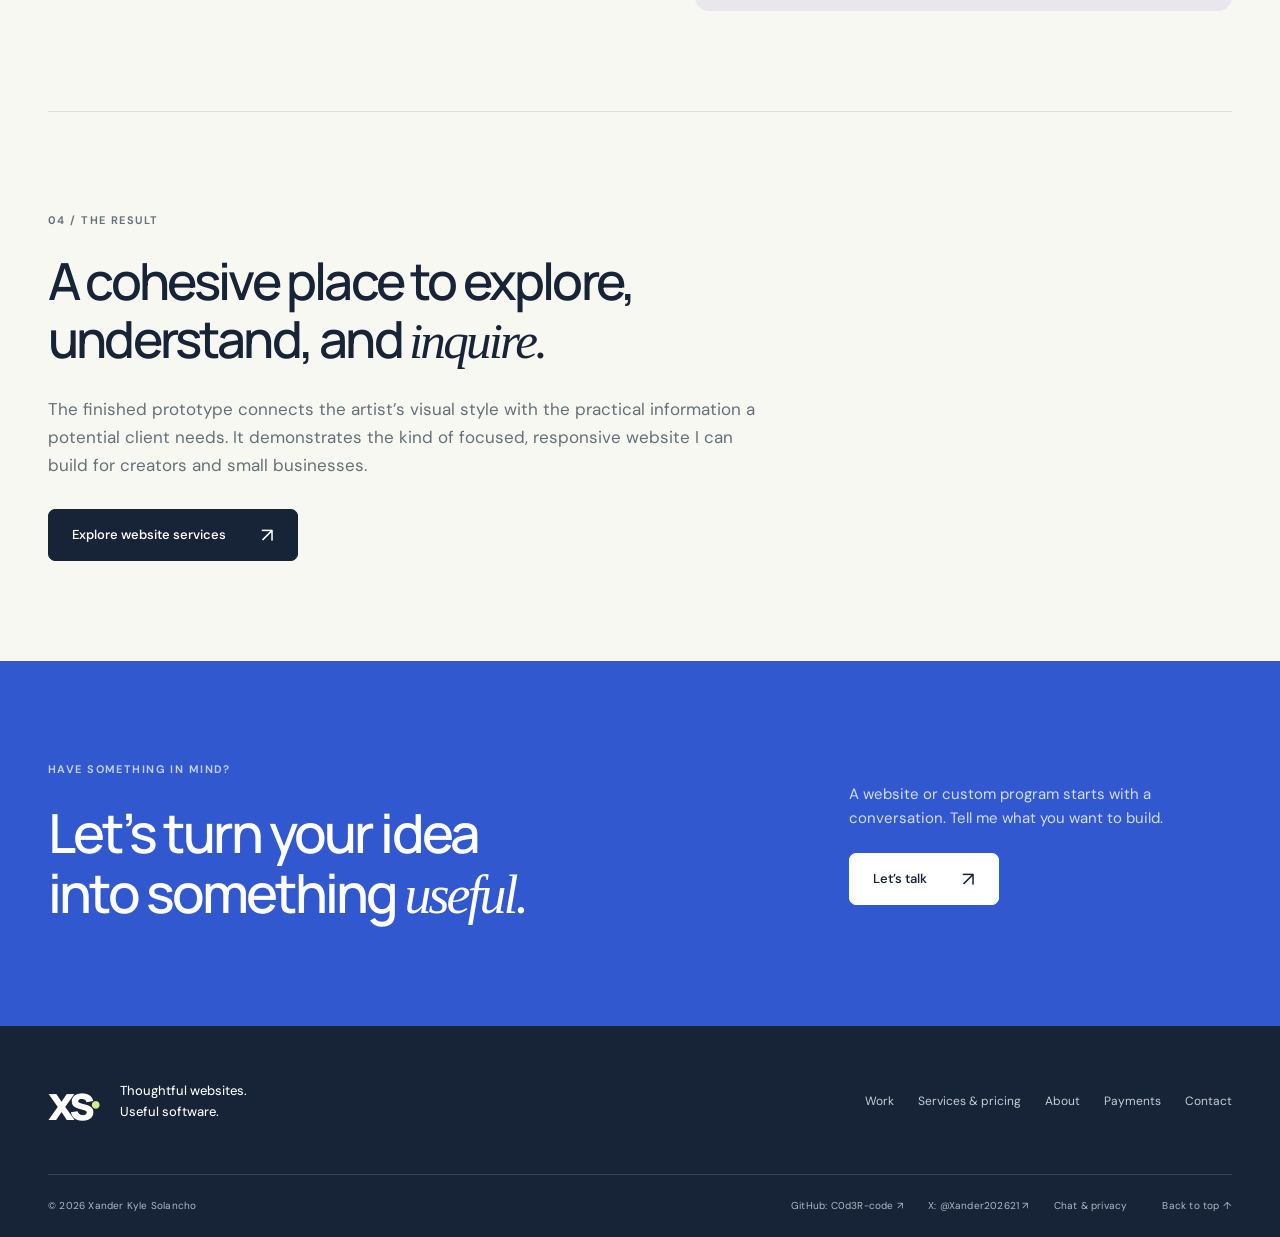
<file: kirasarts.html>
<!doctype html>
<html lang="en">
<head>
<meta charset="utf-8">
<meta name="viewport" content="width=device-width,initial-scale=1">
<meta name="theme-color" content="#f8f8f3">
<script>try{var theme=localStorage.getItem("xander-theme");document.documentElement.dataset.theme=theme==="dark"||theme==="light"?theme:matchMedia("(prefers-color-scheme: dark)").matches?"dark":"light"}catch(e){document.documentElement.dataset.theme=matchMedia("(prefers-color-scheme: dark)").matches?"dark":"light"}</script>
<meta name="description" content="A case study of the Kira’s Arts digital art commission website: visual design, responsive layouts, commission rates, and an interactive order brief.">
<meta property="og:title" content="Kira’s Arts — website case study — Xander Solancho">
<meta property="og:description" content="A case study of the Kira’s Arts digital art commission website: visual design, responsive layouts, commission rates, and an interactive order brief.">
<meta property="og:type" content="website">
<meta property="og:url" content="https://c0d3r-code.github.io/kirasarts.html">
<link rel="canonical" href="https://c0d3r-code.github.io/kirasarts.html">
<link rel="icon" href="assets/favicon.svg" type="image/svg+xml">
<title>Kira’s Arts — website case study — Xander Solancho</title>
<link rel="stylesheet" href="styles.css?v=20261020-theme">
<script src="site.js?v=20261020-theme" defer>
</script>
</head>
<body>
<a class="skip-link" href="#main">Skip to content</a>
<header class="site-header">
<div class="wrap header-inner">
<a class="brand" href="index.html" aria-label="Xander Solancho home">
<span class="brand-symbol">xs<span>·</span>
</span>
<span>Xander Solancho<small>WEB DEVELOPER & STUDENT</small>
</span>
</a>
<nav id="navigation" aria-label="Main navigation">
<a href="work.html" >Work</a>
<a href="services.html" >Services & pricing</a>
<a href="about.html" >About</a>
<a href="payments.html" >Payments</a>
<a href="contact.html" >Contact</a>
<a class="nav-cta" href="contact.html#inquiry">Start a project <span aria-hidden="true">↗</span>
</a>
</nav>
<div class="header-actions">
<button id="theme-toggle" class="theme-toggle" type="button" aria-label="Switch to dark mode" aria-pressed="false">
<span class="theme-icon" aria-hidden="true">☾</span>
<span class="theme-label">Dark mode</span>
</button>
<button class="menu-toggle" aria-expanded="false" aria-controls="navigation" type="button">Menu <span aria-hidden="true">+</span>
</button>
</div>
</div>
</header>
<main id="main">
<section class="case-hero wrap">
<a class="back-link" href="work.html">← Back to selected work</a>
<div class="tags">
<span class="tag">WEBSITE CASE STUDY</span>
<span class="tag">PROTOTYPE</span>
</div>
<h1>Kira’s Arts<span class="blue-dot">.</span>
</h1>
<p class="case-lead">An artist’s world,<br>with a clearer path to <em>commission.</em>
</p>
<dl class="case-meta">
<div>
<dt>PROJECT</dt>
<dd>Digital art commissions</dd>
</div>
<div>
<dt>MY FOCUS</dt>
<dd>Web design & front-end development</dd>
</div>
<div>
<dt>BUILT WITH</dt>
<dd>HTML, CSS & JavaScript</dd>
</div>
<div>
<dt>STATUS</dt>
<dd>Website prototype</dd>
</div>
</dl>
</section>
<section class="case-visual wrap">
<div class="case-desktop">
<div class="browser-frame ">
<div class="browser-bar">
<span class="browser-dots">● ● ●</span>
<span>Kira’s Arts / commission website</span>
<span>↗</span>
</div>
<div class="browser-screen">
<img src="assets/kirasarts-desktop.png" width="1440" height="6220" alt="Kira’s Arts website with a burgundy palette, digital illustration, and commission information" loading="lazy">
</div>
</div>
</div>
</section>
<section class="section wrap intro-grid">
<div>
<p class="eyebrow">01 / THE IDEA</p>
<h2>Let the art<br>
<em>lead the way.</em>
</h2>
</div>
<div>
<p class="large-copy">Create a home for Kira’s artwork that also makes the commission process easier to understand.</p>
<p>The website brings artwork, commission tiers, artist policies, and a structured order brief into one place. Visitors can explore the work first, then work out what they want to commission.</p>
<p class="credit">Artwork and artist brand: Kira’s Arts. This case study showcases my website design and implementation.</p>
</div>
</section>
<section class="section case-features">
<div class="wrap">
<p class="eyebrow">02 / THE EXPERIENCE</p>
<h2>From inspiration<br>
<em>to a clear brief.</em>
</h2>
<div class="three-grid">
<article class="service-card">
<span class="service-number">01</span>
<h3>Art-first presentation</h3>
<p>A deep burgundy palette, warm typography, and gallery layouts give the illustrations space to stand out.</p>
</article>
<article class="service-card">
<span class="service-number">02</span>
<h3>Understandable rates</h3>
<p>Commission types, finishing styles, and the artist’s USD and Filipino pricing are presented in organized tables.</p>
</article>
<article class="service-card">
<span class="service-number">03</span>
<h3>An interactive order brief</h3>
<p>Visitors choose commission options, describe their idea, and see an estimate before reviewing the request.</p>
</article>
</div>
</div>
</section>
<section class="section wrap responsive-case">
<div>
<p class="eyebrow">03 / RESPONSIVE BY DESIGN</p>
<h2>The same care.<br>
<em>On a smaller screen.</em>
</h2>
<p>The layout adapts to mobile, with readable commission information and a form that stays usable on a narrow display.</p>
<div class="case-note">
<strong>A clear project boundary</strong>
<p>This is a website prototype. It includes payment information and a Telegram handoff; automatic order delivery and payment processing are separate integrations, not verified live checkout features.</p>
</div>
</div>
<div class="mobile-stage">
<div class="phone-frame">
<img src="assets/kirasarts-mobile.png" alt="The mobile layout of the Kira’s Arts commission website" loading="lazy">
</div>
<span class="mono">DESIGNED FOR THE EVERYDAY SCROLL.</span>
</div>
</section>
<section class="section wrap case-outcome">
<p class="eyebrow">04 / THE RESULT</p>
<h2>A cohesive place to explore,<br>understand, and <em>inquire.</em>
</h2>
<p>The finished prototype connects the artist’s visual style with the practical information a potential client needs. It demonstrates the kind of focused, responsive website I can build for creators and small businesses.</p>
<a class="button " href="services.html">Explore website services <span aria-hidden="true">↗</span>
</a>
</section>
<section class="cta section">
<div class="wrap cta-inner">
<div>
<p class="eyebrow">HAVE SOMETHING IN MIND?</p>
<h2>Let’s turn your idea<br>into something <em>useful.</em>
</h2>
</div>
<div>
<p>A website or custom program starts with a conversation. Tell me what you want to build.</p>
<a class="button " href="contact.html">Let’s talk <span aria-hidden="true">↗</span>
</a>
</div>
</div>
</section>
</main>
<footer class="site-footer">
<div class="wrap">
<div class="footer-top">
<a class="brand footer-brand" href="index.html">
<span class="brand-symbol">xs<span>·</span>
</span>
<span>Thoughtful websites.<br>Useful software.</span>
</a>
<div class="footer-links">
<a href="work.html">Work</a>
<a href="services.html">Services & pricing</a>
<a href="about.html">About</a>
<a href="payments.html">Payments</a>
<a href="contact.html">Contact</a>
</div>
</div>
<div class="footer-bottom">
<span>© 2026 Xander Kyle Solancho</span>
<a href="https://github.com/C0d3R-code" target="_blank" rel="noopener noreferrer">GitHub: C0d3R-code <span aria-hidden="true">↗</span>
</a>
<a href="https://x.com/Xander202621" target="_blank" rel="noopener noreferrer">X: @Xander202621 ↗</a>
<a href="privacy.html">Chat & privacy</a>
<a href="#main">Back to top ↑</a>
</div>
</div>
</footer>
<script src="https://cdn.botpress.cloud/webchat/v5.0/inject.js">
</script>
<script src="https://files.bpcontent.cloud/2026/10/01/09/20261001095107-QPX5QSGX.js" defer>
</script>
</body>
</html>
</file>
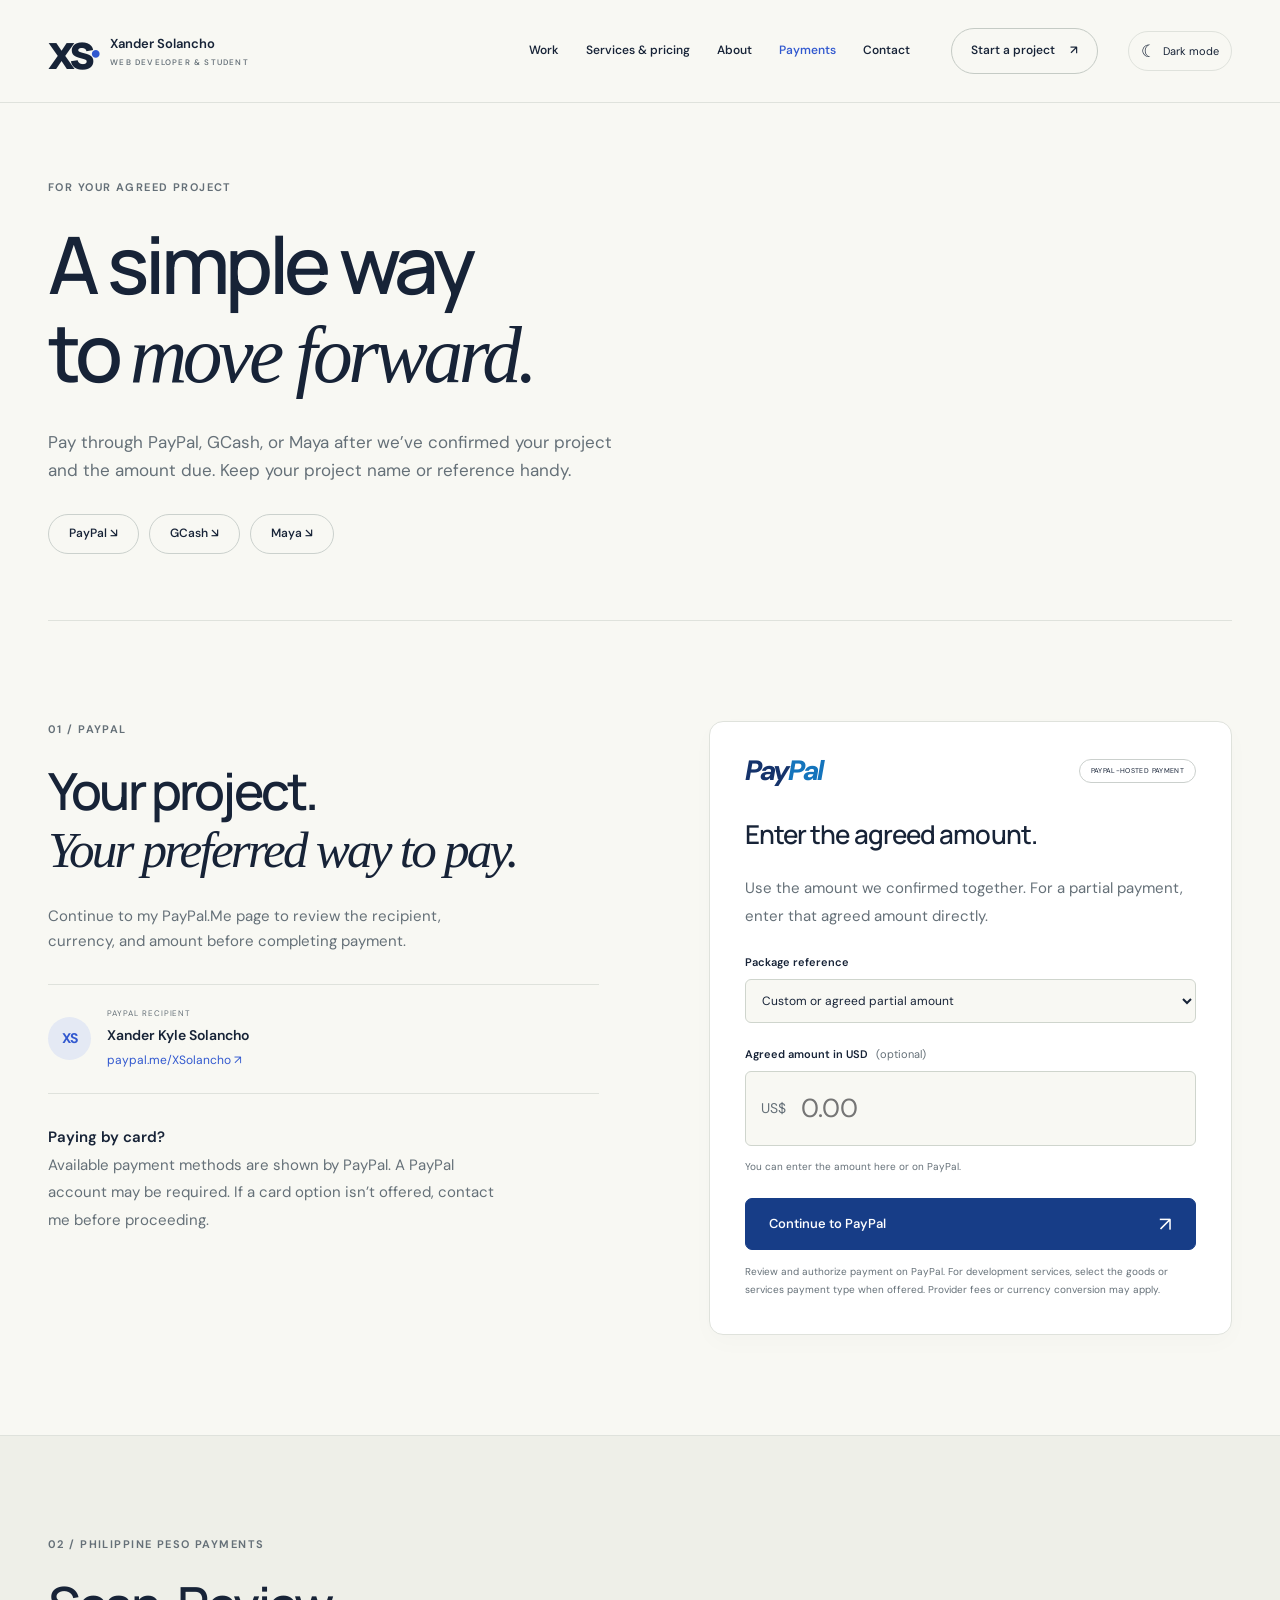
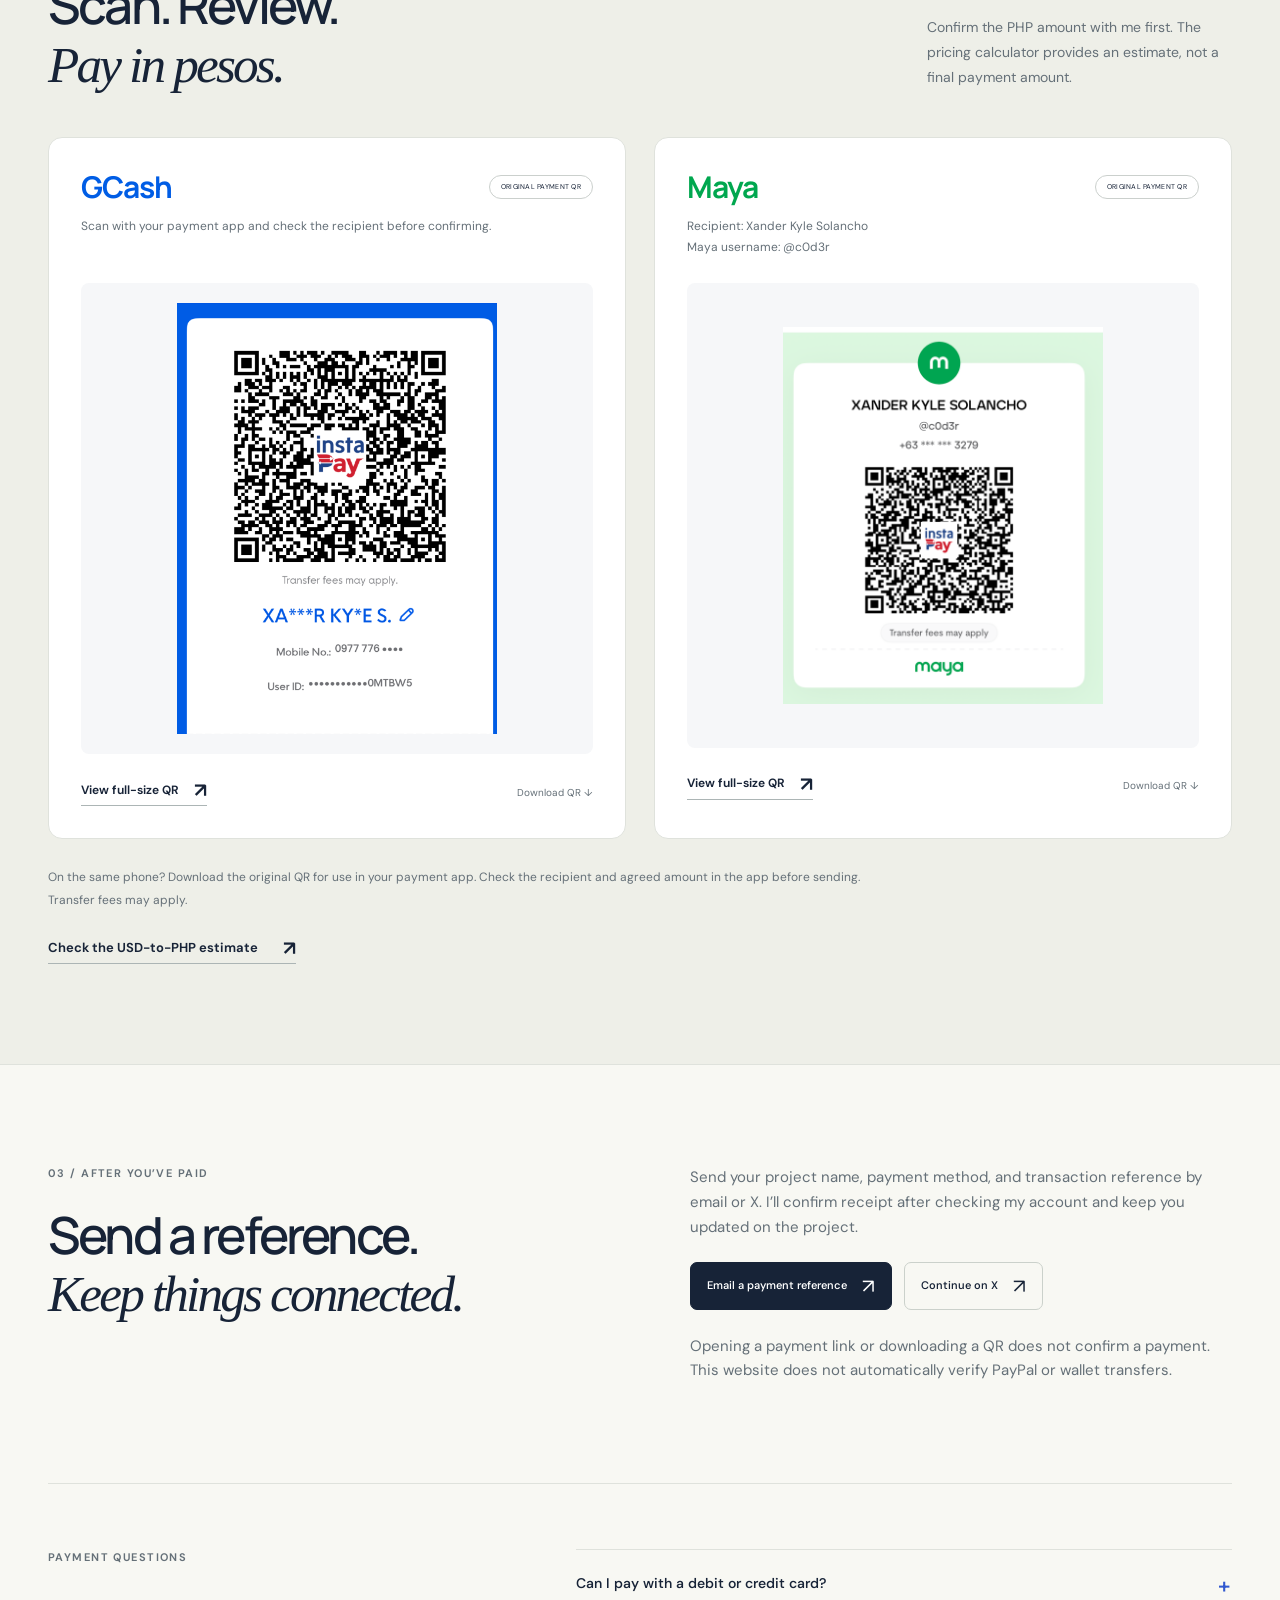
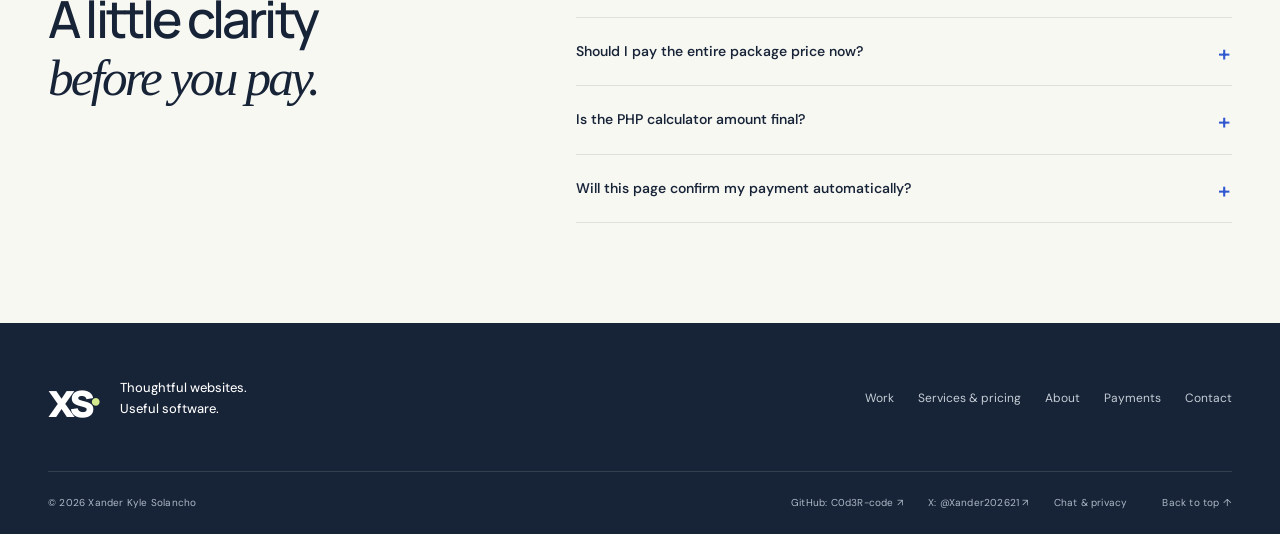
<file: payments.html>
<!doctype html>
<html lang="en">
<head>
<meta charset="utf-8">
<meta name="viewport" content="width=device-width,initial-scale=1">
<meta name="theme-color" content="#f8f8f3">
<script>try{var theme=localStorage.getItem("xander-theme");document.documentElement.dataset.theme=theme==="dark"||theme==="light"?theme:matchMedia("(prefers-color-scheme: dark)").matches?"dark":"light"}catch(e){document.documentElement.dataset.theme=matchMedia("(prefers-color-scheme: dark)").matches?"dark":"light"}</script>
<meta name="description" content="Pay Xander Kyle Solancho for an agreed website or custom programming project using PayPal, GCash, or Maya. View the official payment link and original wallet QR codes.">
<meta property="og:title" content="Payment methods — Xander Solancho">
<meta property="og:description" content="Pay Xander Kyle Solancho for an agreed website or custom programming project using PayPal, GCash, or Maya. View the official payment link and original wallet QR codes.">
<meta property="og:type" content="website">
<meta property="og:url" content="https://c0d3r-code.github.io/payments.html">
<link rel="canonical" href="https://c0d3r-code.github.io/payments.html">
<link rel="icon" href="assets/favicon.svg" type="image/svg+xml">
<title>Payment methods — Xander Solancho</title>
<link rel="stylesheet" href="styles.css?v=20261020-theme">
<script src="site.js?v=20261020-theme" defer>
</script>
</head>
<body>
<a class="skip-link" href="#main">Skip to content</a>
<header class="site-header">
<div class="wrap header-inner">
<a class="brand" href="index.html" aria-label="Xander Solancho home">
<span class="brand-symbol">xs<span>·</span>
</span>
<span>Xander Solancho<small>WEB DEVELOPER & STUDENT</small>
</span>
</a>
<nav id="navigation" aria-label="Main navigation">
<a href="work.html" >Work</a>
<a href="services.html" >Services & pricing</a>
<a href="about.html" >About</a>
<a href="payments.html" aria-current="page">Payments</a>
<a href="contact.html" >Contact</a>
<a class="nav-cta" href="contact.html#inquiry">Start a project <span aria-hidden="true">↗</span>
</a>
</nav>
<div class="header-actions">
<button id="theme-toggle" class="theme-toggle" type="button" aria-label="Switch to dark mode" aria-pressed="false">
<span class="theme-icon" aria-hidden="true">☾</span>
<span class="theme-label">Dark mode</span>
</button>
<button class="menu-toggle" aria-expanded="false" aria-controls="navigation" type="button">Menu <span aria-hidden="true">+</span>
</button>
</div>
</div>
</header>
<main id="main">
<section class="page-hero wrap payments-hero">
<p class="eyebrow">FOR YOUR AGREED PROJECT</p>
<h1>A simple way<br>to <em>move forward.</em>
</h1>
<p>Pay through PayPal, GCash, or Maya after we’ve confirmed your project and the amount due. Keep your project name or reference handy.</p>
<div class="payment-method-tags">
<a href="#paypal">PayPal ↘</a>
<a href="#wallets">GCash ↘</a>
<a href="#wallets">Maya ↘</a>
</div>
</section>
<section class="section wrap paypal-section" id="paypal">
<div>
<p class="eyebrow">01 / PAYPAL</p>
<h2>Your project.<br>
<em>Your preferred way to pay.</em>
</h2>
<p>Continue to my PayPal.Me page to review the recipient, currency, and amount before completing payment.</p>
<div class="recipient-note">
<span class="recipient-icon" aria-hidden="true">XS</span>
<div>
<span>PAYPAL RECIPIENT</span>
<strong>Xander Kyle Solancho</strong>
<a href="https://www.paypal.me/XSolancho" target="_blank" rel="noopener noreferrer">paypal.me/XSolancho ↗</a>
</div>
</div>
<p class="payment-card-note">
<strong>Paying by card?</strong>
<br>Available payment methods are shown by PayPal. A PayPal account may be required. If a card option isn’t offered, contact me before proceeding.</p>
</div>
<div class="paypal-card">
<div class="paypal-card-top">
<span class="paypal-wordmark">Pay<span>Pal</span>
</span>
<span class="tag">PAYPAL-HOSTED PAYMENT</span>
</div>
<h3>Enter the agreed amount.</h3>
<p>Use the amount we confirmed together. For a partial payment, enter that agreed amount directly.</p>
<form id="paypal-link-form">
<label for="payment-package">Package reference</label>
<select id="payment-package">
<option value="">Custom or agreed partial amount</option>
<option value="499">1-page website — US$499</option>
<option value="999">2-page website — US$999</option>
<option value="1499">3-page website — US$1,499</option>
<option value="1999">4-page website — US$1,999</option>
<option value="2499">5-page website — US$2,499</option>
</select>
<label for="payment-amount">Agreed amount in USD <span>(optional)</span>
</label>
<div class="payment-amount-wrap">
<span>US$</span>
<input id="payment-amount" type="number" inputmode="decimal" min="0.01" max="1000000" step="0.01" placeholder="0.00" aria-describedby="payment-link-status">
</div>
<p id="payment-link-status" class="payment-link-status" role="status">You can enter the amount here or on PayPal.</p>
<a class="button paypal-button" id="paypal-payment-link" href="https://www.paypal.me/XSolancho" target="_blank" rel="noopener noreferrer">Continue to PayPal <span aria-hidden="true">↗</span>
</a>
<p class="form-note">Review and authorize payment on PayPal. For development services, select the goods or services payment type when offered. Provider fees or currency conversion may apply.</p>
</form>
</div>
</section>
<section class="wallet-section section" id="wallets">
<div class="wrap">
<div class="section-heading">
<div>
<p class="eyebrow">02 / PHILIPPINE PESO PAYMENTS</p>
<h2>Scan. Review.<br>
<em>Pay in pesos.</em>
</h2>
</div>
<p class="heading-aside">Confirm the PHP amount with me first. The pricing calculator provides an estimate, not a final payment amount.</p>
</div>
<div class="wallet-grid">
<article class="wallet-card gcash-card">
<div class="wallet-heading">
<h3>GCash</h3>
<span class="tag">ORIGINAL PAYMENT QR</span>
</div>
<p>Scan with your payment app and check the recipient before confirming.</p>
<a class="qr-display" href="assets/gcash-qr.png" target="_blank" rel="noopener noreferrer" aria-label="Open the full-size GCash payment QR">
<img src="assets/gcash-qr.png" width="544" height="734" alt="Xander’s original GCash InstaPay payment QR, with masked recipient name and phone details" loading="lazy">
</a>
<div class="qr-actions">
<a class="text-link" href="assets/gcash-qr.png" target="_blank" rel="noopener noreferrer">View full-size QR <span aria-hidden="true">↗</span>
</a>
<a href="assets/gcash-qr.png" download="Xander-Solancho-GCash-QR.png">Download QR ↓</a>
</div>
</article>
<article class="wallet-card maya-card">
<div class="wallet-heading">
<h3>Maya</h3>
<span class="tag">ORIGINAL PAYMENT QR</span>
</div>
<p>Recipient: Xander Kyle Solancho<br>Maya username: @c0d3r</p>
<a class="qr-display" href="assets/maya-qr.png" target="_blank" rel="noopener noreferrer" aria-label="Open the full-size Maya payment QR">
<img src="assets/maya-qr.png" width="654" height="770" alt="Xander Kyle Solancho’s original Maya InstaPay payment QR, username c0d3r" loading="lazy">
</a>
<div class="qr-actions">
<a class="text-link" href="assets/maya-qr.png" target="_blank" rel="noopener noreferrer">View full-size QR <span aria-hidden="true">↗</span>
</a>
<a href="assets/maya-qr.png" download="Xander-Solancho-Maya-QR.png">Download QR ↓</a>
</div>
</article>
</div>
<p class="wallet-note">On the same phone? Download the original QR for use in your payment app. Check the recipient and agreed amount in the app before sending. Transfer fees may apply.</p>
<a class="text-link" href="services.html#estimate">Check the USD-to-PHP estimate <span aria-hidden="true">↗</span>
</a>
</div>
</section>
<section class="section wrap payment-followup">
<div>
<p class="eyebrow">03 / AFTER YOU’VE PAID</p>
<h2>Send a reference.<br>
<em>Keep things connected.</em>
</h2>
</div>
<div>
<p>Send your project name, payment method, and transaction reference by email or X. I’ll confirm receipt after checking my account and keep you updated on the project.</p>
<div class="hero-actions">
<a class="button" href="mailto:xandersolancho21@gmail.com?subject=Project%20payment%20reference">Email a payment reference <span aria-hidden="true">↗</span>
</a>
<a class="button button-secondary" href="https://x.com/Xander202621" target="_blank" rel="noopener noreferrer">Continue on X <span aria-hidden="true">↗</span>
</a>
</div>
<p class="small payment-verification-note">Opening a payment link or downloading a QR does not confirm a payment. This website does not automatically verify PayPal or wallet transfers.</p>
</div>
</section>
<section class="section wrap faq-section payment-faq">
<div>
<p class="eyebrow">PAYMENT QUESTIONS</p>
<h2>A little clarity<br>
<em>before you pay.</em>
</h2>
</div>
<div class="faq-list">
<details>
<summary>Can I pay with a debit or credit card?</summary>
<p>PayPal shows the methods available for your account, location, and checkout. This PayPal.Me link does not guarantee guest card checkout. If a suitable card option is unavailable, contact Xander to arrange the next step.</p>
</details>
<details>
<summary>Should I pay the entire package price now?</summary>
<p>Only pay the amount agreed with Xander for your project. The package selector is a reference; you can enter a different agreed amount for a partial payment.</p>
</details>
<details>
<summary>Is the PHP calculator amount final?</summary>
<p>No. It uses a reference exchange rate for estimates. Confirm the PHP amount with Xander before using GCash or Maya.</p>
</details>
<details>
<summary>Will this page confirm my payment automatically?</summary>
<p>No. Complete the payment in PayPal or your wallet, then send the transaction reference to Xander. Receipt is confirmed after checking the receiving account.</p>
</details>
</div>
</section>
</main>
<footer class="site-footer">
<div class="wrap">
<div class="footer-top">
<a class="brand footer-brand" href="index.html">
<span class="brand-symbol">xs<span>·</span>
</span>
<span>Thoughtful websites.<br>Useful software.</span>
</a>
<div class="footer-links">
<a href="work.html">Work</a>
<a href="services.html">Services & pricing</a>
<a href="about.html">About</a>
<a href="payments.html">Payments</a>
<a href="contact.html">Contact</a>
</div>
</div>
<div class="footer-bottom">
<span>© 2026 Xander Kyle Solancho</span>
<a href="https://github.com/C0d3R-code" target="_blank" rel="noopener noreferrer">GitHub: C0d3R-code <span aria-hidden="true">↗</span>
</a>
<a href="https://x.com/Xander202621" target="_blank" rel="noopener noreferrer">X: @Xander202621 ↗</a>
<a href="privacy.html">Chat & privacy</a>
<a href="#main">Back to top ↑</a>
</div>
</div>
</footer>
<script src="https://cdn.botpress.cloud/webchat/v5.0/inject.js">
</script>
<script src="https://files.bpcontent.cloud/2026/10/01/09/20261001095107-QPX5QSGX.js" defer>
</script>
</body>
</html>
</file>
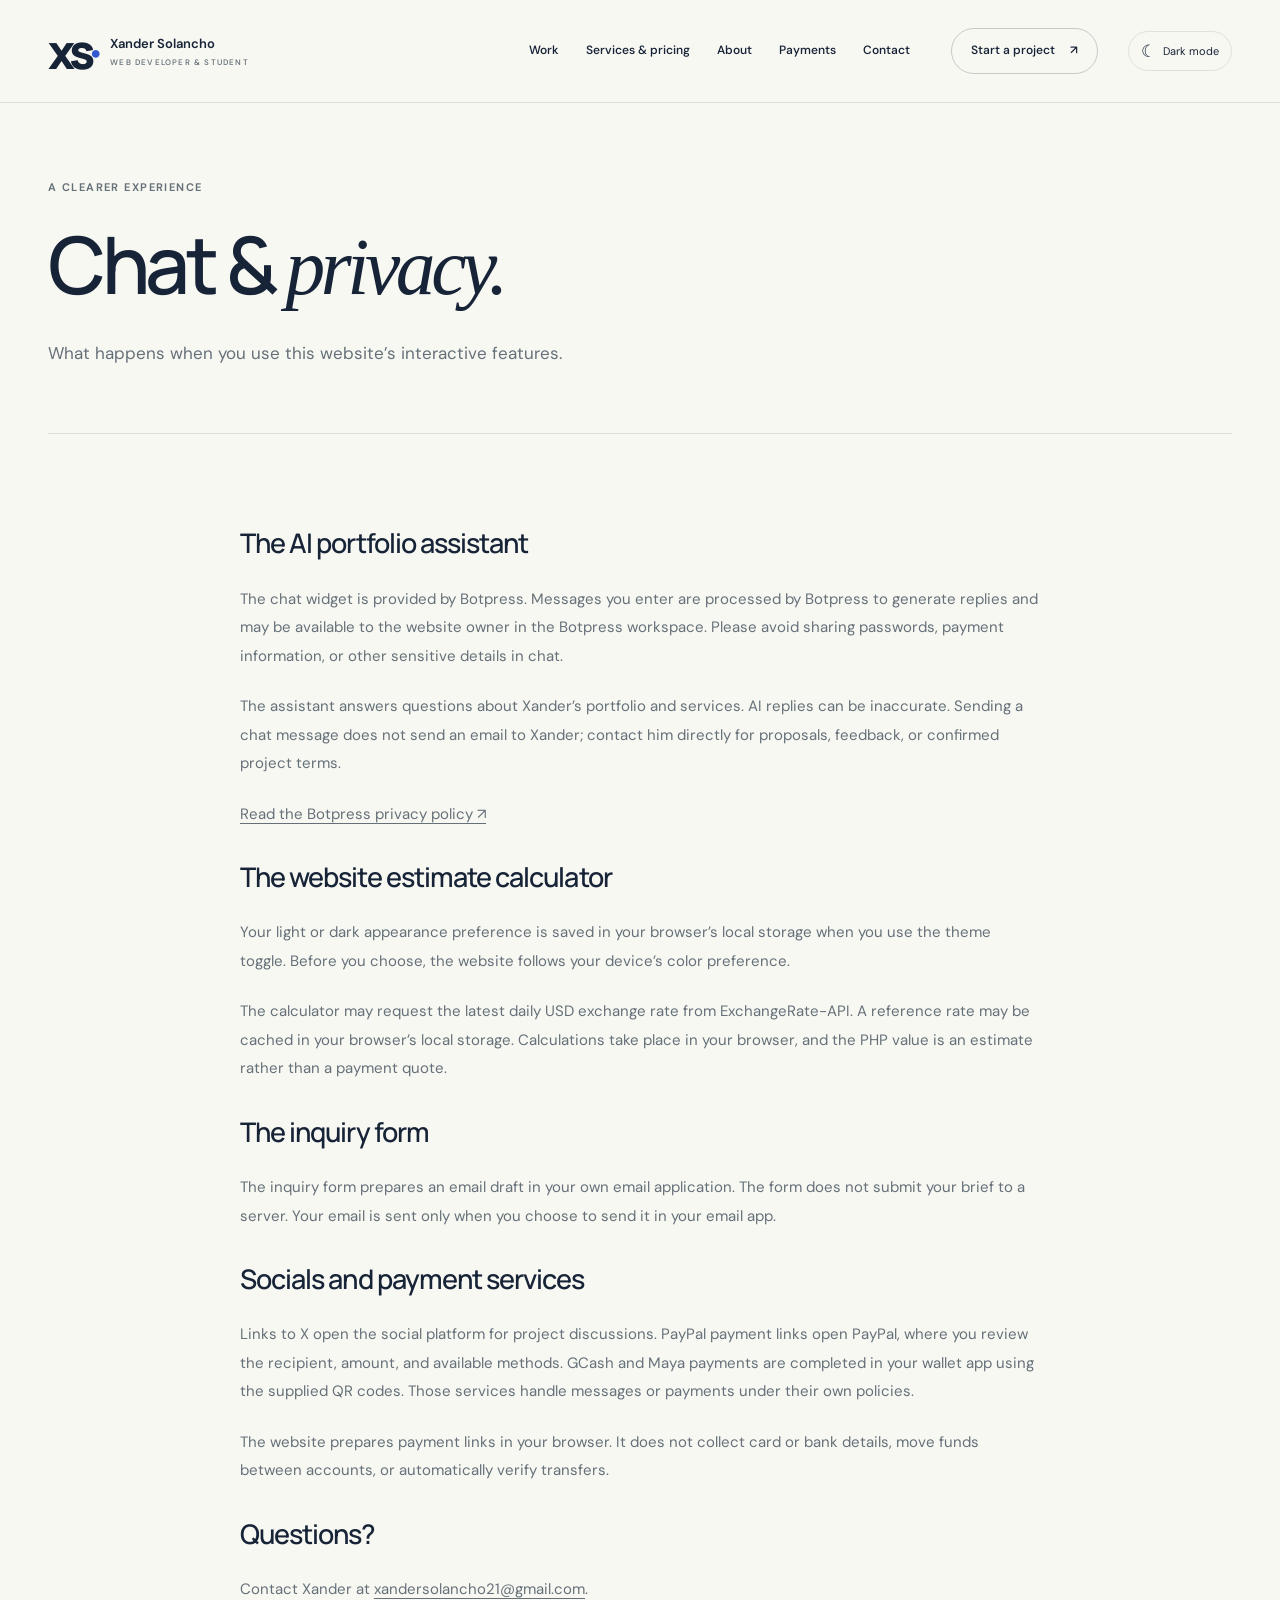
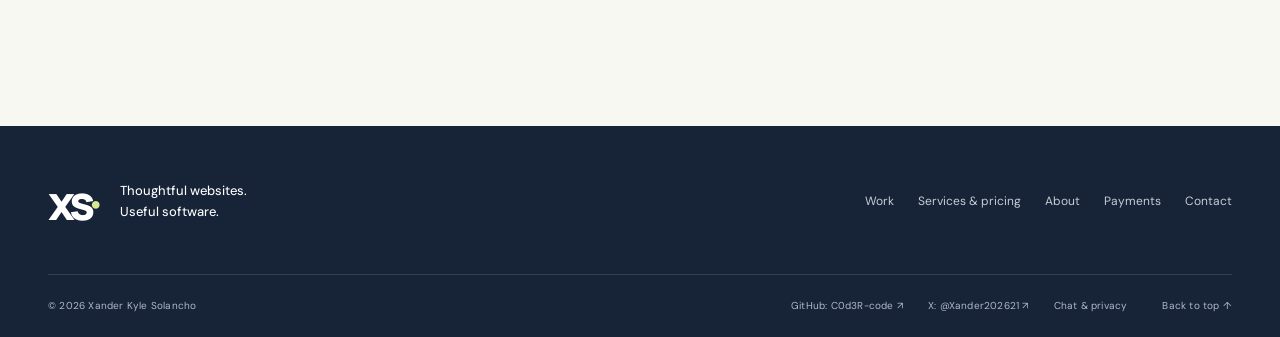
<file: privacy.html>
<!doctype html>
<html lang="en">
<head>
<meta charset="utf-8">
<meta name="viewport" content="width=device-width,initial-scale=1">
<meta name="theme-color" content="#f8f8f3">
<script>try{var theme=localStorage.getItem("xander-theme");document.documentElement.dataset.theme=theme==="dark"||theme==="light"?theme:matchMedia("(prefers-color-scheme: dark)").matches?"dark":"light"}catch(e){document.documentElement.dataset.theme=matchMedia("(prefers-color-scheme: dark)").matches?"dark":"light"}</script>
<meta name="description" content="How the portfolio’s Botpress AI assistant, currency calculator, and email inquiry form handle visitor information.">
<meta property="og:title" content="Chat & privacy — Xander Solancho">
<meta property="og:description" content="How the portfolio’s Botpress AI assistant, currency calculator, and email inquiry form handle visitor information.">
<meta property="og:type" content="website">
<meta property="og:url" content="https://c0d3r-code.github.io/privacy.html">
<link rel="canonical" href="https://c0d3r-code.github.io/privacy.html">
<link rel="icon" href="assets/favicon.svg" type="image/svg+xml">
<title>Chat & privacy — Xander Solancho</title>
<link rel="stylesheet" href="styles.css?v=20261020-theme">
<script src="site.js?v=20261020-theme" defer>
</script>
</head>
<body>
<a class="skip-link" href="#main">Skip to content</a>
<header class="site-header">
<div class="wrap header-inner">
<a class="brand" href="index.html" aria-label="Xander Solancho home">
<span class="brand-symbol">xs<span>·</span>
</span>
<span>Xander Solancho<small>WEB DEVELOPER & STUDENT</small>
</span>
</a>
<nav id="navigation" aria-label="Main navigation">
<a href="work.html" >Work</a>
<a href="services.html" >Services & pricing</a>
<a href="about.html" >About</a>
<a href="payments.html" >Payments</a>
<a href="contact.html" >Contact</a>
<a class="nav-cta" href="contact.html#inquiry">Start a project <span aria-hidden="true">↗</span>
</a>
</nav>
<div class="header-actions">
<button id="theme-toggle" class="theme-toggle" type="button" aria-label="Switch to dark mode" aria-pressed="false">
<span class="theme-icon" aria-hidden="true">☾</span>
<span class="theme-label">Dark mode</span>
</button>
<button class="menu-toggle" aria-expanded="false" aria-controls="navigation" type="button">Menu <span aria-hidden="true">+</span>
</button>
</div>
</div>
</header>
<main id="main">
<section class="page-hero wrap">
<p class="eyebrow">A CLEARER EXPERIENCE</p>
<h1>Chat & <em>privacy.</em>
</h1>
<p>What happens when you use this website’s interactive features.</p>
</section>
<section class="wrap prose section">
<h2>The AI portfolio assistant</h2>
<p>The chat widget is provided by Botpress. Messages you enter are processed by Botpress to generate replies and may be available to the website owner in the Botpress workspace. Please avoid sharing passwords, payment information, or other sensitive details in chat.</p>
<p>The assistant answers questions about Xander’s portfolio and services. AI replies can be inaccurate. Sending a chat message does not send an email to Xander; contact him directly for proposals, feedback, or confirmed project terms.</p>
<p>
<a href="https://botpress.com/legal/privacy" target="_blank" rel="noopener noreferrer">Read the Botpress privacy policy ↗</a>
</p>
<h2>The website estimate calculator</h2>
<p>Your light or dark appearance preference is saved in your browser’s local storage when you use the theme toggle. Before you choose, the website follows your device’s color preference.</p>
<p>The calculator may request the latest daily USD exchange rate from ExchangeRate-API. A reference rate may be cached in your browser’s local storage. Calculations take place in your browser, and the PHP value is an estimate rather than a payment quote.</p>
<h2>The inquiry form</h2>
<p>The inquiry form prepares an email draft in your own email application. The form does not submit your brief to a server. Your email is sent only when you choose to send it in your email app.</p>
<h2>Socials and payment services</h2>
<p>Links to X open the social platform for project discussions. PayPal payment links open PayPal, where you review the recipient, amount, and available methods. GCash and Maya payments are completed in your wallet app using the supplied QR codes. Those services handle messages or payments under their own policies.</p>
<p>The website prepares payment links in your browser. It does not collect card or bank details, move funds between accounts, or automatically verify transfers.</p>
<h2>Questions?</h2>
<p>Contact Xander at <a href="mailto:xandersolancho21@gmail.com">xandersolancho21@gmail.com</a>.</p>
</section>
</main>
<footer class="site-footer">
<div class="wrap">
<div class="footer-top">
<a class="brand footer-brand" href="index.html">
<span class="brand-symbol">xs<span>·</span>
</span>
<span>Thoughtful websites.<br>Useful software.</span>
</a>
<div class="footer-links">
<a href="work.html">Work</a>
<a href="services.html">Services & pricing</a>
<a href="about.html">About</a>
<a href="payments.html">Payments</a>
<a href="contact.html">Contact</a>
</div>
</div>
<div class="footer-bottom">
<span>© 2026 Xander Kyle Solancho</span>
<a href="https://github.com/C0d3R-code" target="_blank" rel="noopener noreferrer">GitHub: C0d3R-code <span aria-hidden="true">↗</span>
</a>
<a href="https://x.com/Xander202621" target="_blank" rel="noopener noreferrer">X: @Xander202621 ↗</a>
<a href="privacy.html">Chat & privacy</a>
<a href="#main">Back to top ↑</a>
</div>
</div>
</footer>
<script src="https://cdn.botpress.cloud/webchat/v5.0/inject.js">
</script>
<script src="https://files.bpcontent.cloud/2026/10/01/09/20261001095107-QPX5QSGX.js" defer>
</script>
</body>
</html>
</file>
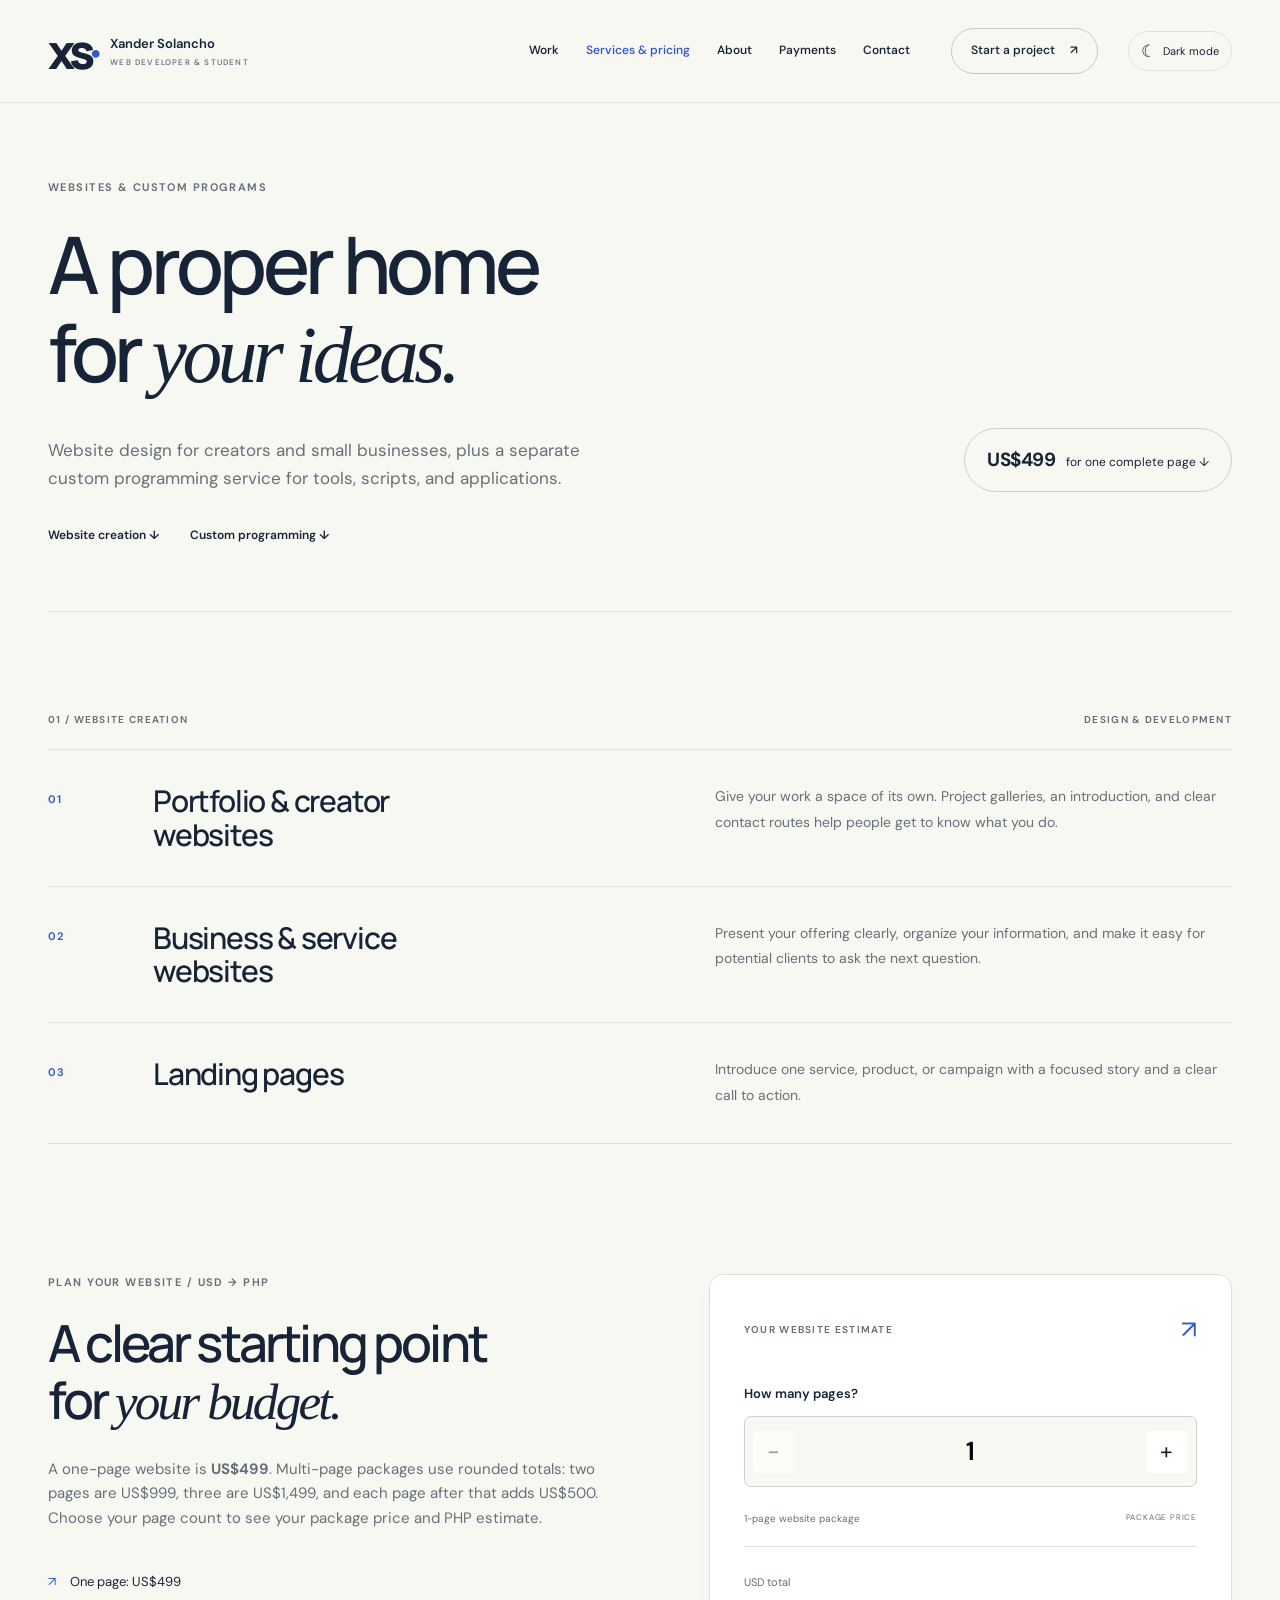
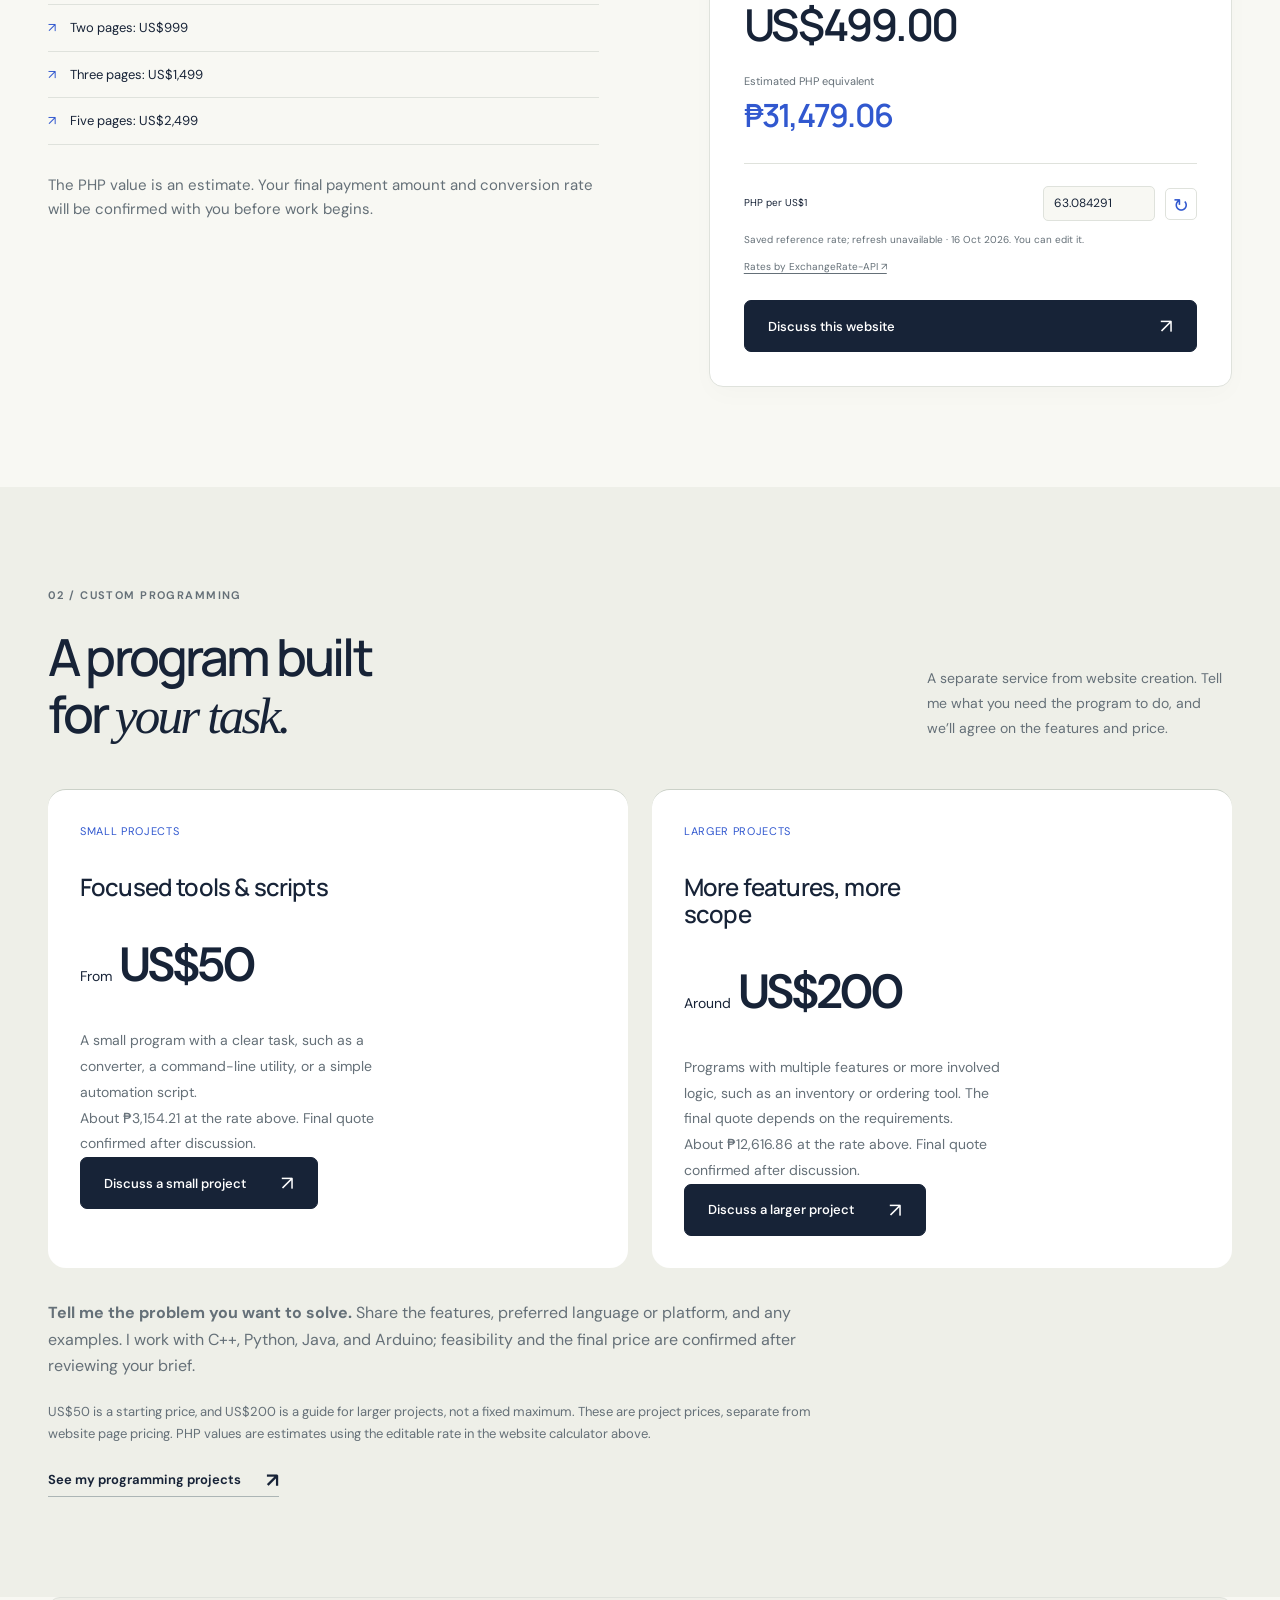
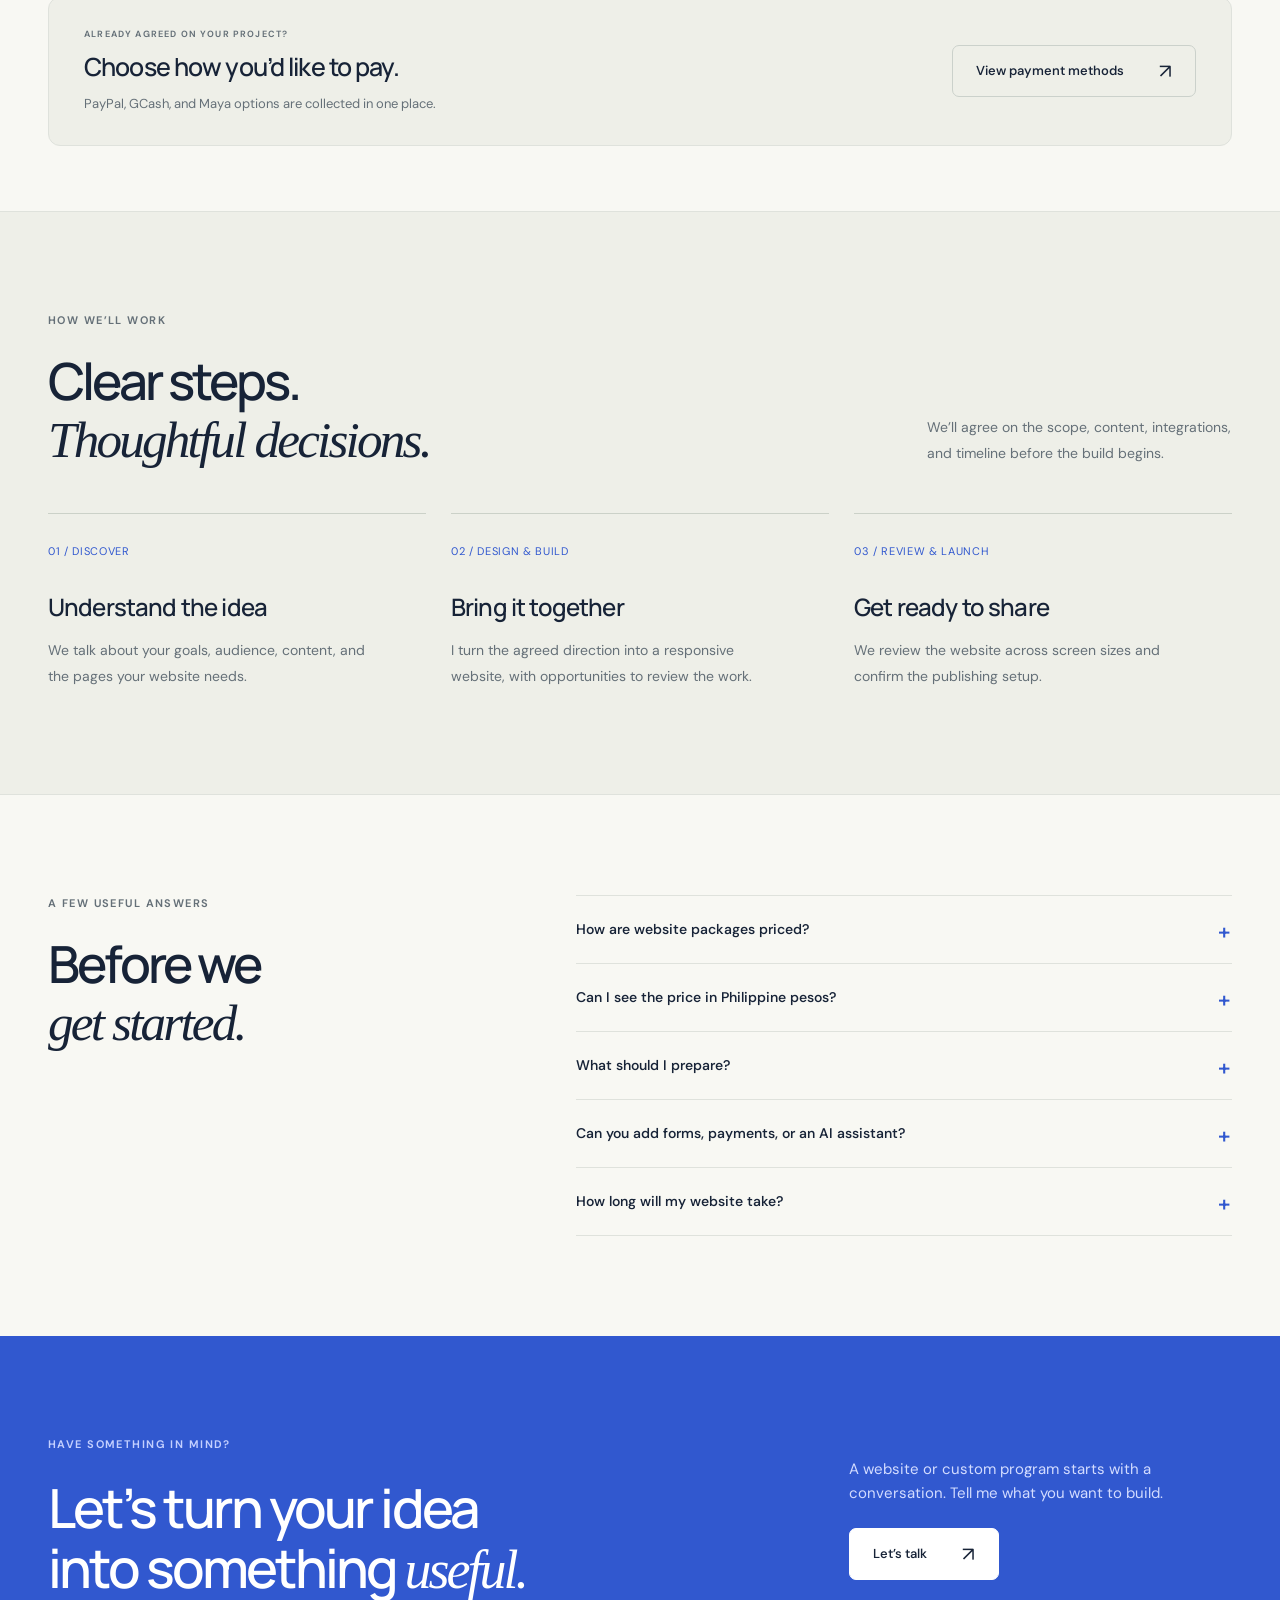
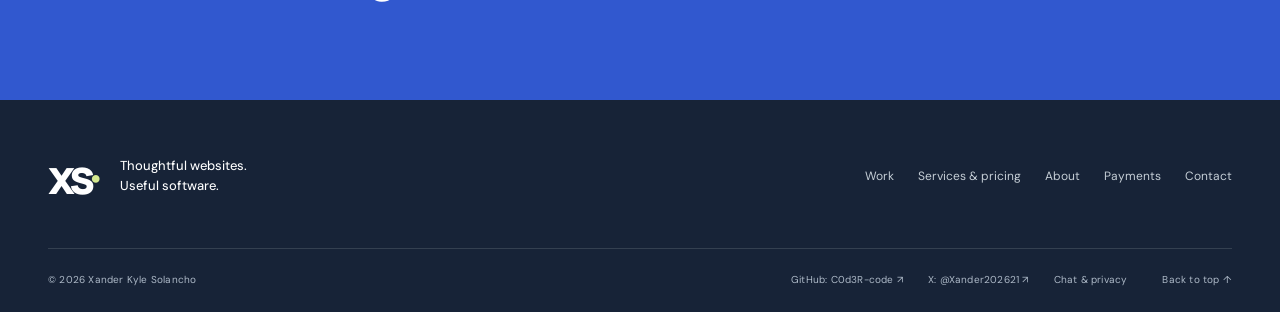
<file: services.html>
<!doctype html>
<html lang="en">
<head>
<meta charset="utf-8">
<meta name="viewport" content="width=device-width,initial-scale=1">
<meta name="theme-color" content="#f8f8f3">
<script>try{var theme=localStorage.getItem("xander-theme");document.documentElement.dataset.theme=theme==="dark"||theme==="light"?theme:matchMedia("(prefers-color-scheme: dark)").matches?"dark":"light"}catch(e){document.documentElement.dataset.theme=matchMedia("(prefers-color-scheme: dark)").matches?"dark":"light"}</script>
<meta name="description" content="Website design from US$499 per one-page website. Separate custom programming services start at US$50 for small projects, with larger projects around US$200.">
<meta property="og:title" content="Services & pricing — Xander Solancho">
<meta property="og:description" content="Website design from US$499 per one-page website. Separate custom programming services start at US$50 for small projects, with larger projects around US$200.">
<meta property="og:type" content="website">
<meta property="og:url" content="https://c0d3r-code.github.io/services.html">
<link rel="canonical" href="https://c0d3r-code.github.io/services.html">
<link rel="icon" href="assets/favicon.svg" type="image/svg+xml">
<title>Services & pricing — Xander Solancho</title>
<link rel="stylesheet" href="styles.css?v=20261020-theme">
<script src="site.js?v=20261020-theme" defer>
</script>
</head>
<body>
<a class="skip-link" href="#main">Skip to content</a>
<header class="site-header">
<div class="wrap header-inner">
<a class="brand" href="index.html" aria-label="Xander Solancho home">
<span class="brand-symbol">xs<span>·</span>
</span>
<span>Xander Solancho<small>WEB DEVELOPER & STUDENT</small>
</span>
</a>
<nav id="navigation" aria-label="Main navigation">
<a href="work.html" >Work</a>
<a href="services.html" aria-current="page">Services & pricing</a>
<a href="about.html" >About</a>
<a href="payments.html" >Payments</a>
<a href="contact.html" >Contact</a>
<a class="nav-cta" href="contact.html#inquiry">Start a project <span aria-hidden="true">↗</span>
</a>
</nav>
<div class="header-actions">
<button id="theme-toggle" class="theme-toggle" type="button" aria-label="Switch to dark mode" aria-pressed="false">
<span class="theme-icon" aria-hidden="true">☾</span>
<span class="theme-label">Dark mode</span>
</button>
<button class="menu-toggle" aria-expanded="false" aria-controls="navigation" type="button">Menu <span aria-hidden="true">+</span>
</button>
</div>
</div>
</header>
<main id="main">
<section class="page-hero wrap services-hero">
<p class="eyebrow">WEBSITES & CUSTOM PROGRAMS</p>
<h1>A proper home<br>for <em>your ideas.</em>
</h1>
<div class="services-hero-bottom">
<p>Website design for creators and small businesses, plus a separate custom programming service for tools, scripts, and applications.</p>
<a class="price-pill" href="#estimate">
<span>US$499</span> for one complete page ↓</a>
</div>
<div class="anchor-links">
<a href="#website-services">Website creation ↓</a>
<a href="#custom-programs">Custom programming ↓</a>
</div>
</section>
<section class="section wrap services-list" id="website-services">
<div class="section-label">
<span>01 / WEBSITE CREATION</span>
<span>DESIGN & DEVELOPMENT</span>
</div>
<article>
<span class="mono">01</span>
<h2>Portfolio & creator websites</h2>
<p>Give your work a space of its own. Project galleries, an introduction, and clear contact routes help people get to know what you do.</p>
</article>
<article>
<span class="mono">02</span>
<h2>Business & service websites</h2>
<p>Present your offering clearly, organize your information, and make it easy for potential clients to ask the next question.</p>
</article>
<article>
<span class="mono">03</span>
<h2>Landing pages</h2>
<p>Introduce one service, product, or campaign with a focused story and a clear call to action.</p>
</article>
</section>
<section class="section wrap estimate-section" id="estimate">
<div>
<p class="eyebrow">PLAN YOUR WEBSITE / USD → PHP</p>
<h2>A clear starting point<br>for <em>your budget.</em>
</h2>
<p>A one-page website is <strong>US$499</strong>. Multi-page packages use rounded totals: two pages are US$999, three are US$1,499, and each page after that adds US$500. Choose your page count to see your package price and PHP estimate.</p>
<ul class="clean-list">
<li>One page: US$499</li>
<li>Two pages: US$999</li>
<li>Three pages: US$1,499</li>
<li>Five pages: US$2,499</li>
</ul>
<p class="small muted">The PHP value is an estimate. Your final payment amount and conversion rate will be confirmed with you before work begins.</p>
</div>
<div class="calculator" aria-label="Website price calculator">
<div class="calc-heading">
<span class="eyebrow">YOUR WEBSITE ESTIMATE</span>
<span class="calc-icon" aria-hidden="true">↗</span>
</div>
<label for="page-count">How many pages?</label>
<div class="stepper">
<button type="button" id="pages-less" aria-label="Remove one page">−</button>
<input id="page-count" type="number" inputmode="numeric" min="1" max="50" step="1" value="1">
<button type="button" id="pages-more" aria-label="Add one page">+</button>
</div>
<div class="calc-rule">
<span id="price-formula">1-page website package</span>
<span>PACKAGE PRICE</span>
</div>
<div class="calc-total" aria-live="polite" aria-atomic="true">
<span>USD total</span>
<strong id="usd-total">US$499.00</strong>
<span>Estimated PHP equivalent</span>
<strong id="php-total" class="php-total">₱31,479.06</strong>
</div>
<div class="rate-field">
<label for="exchange-rate">PHP per US$1</label>
<input id="exchange-rate" type="number" min="0.0001" max="1000" step="any" inputmode="decimal" value="63.084291" aria-describedby="rate-status">
<button type="button" id="refresh-rate" aria-label="Refresh exchange rate">↻</button>
</div>
<p class="rate-status" id="rate-status" role="status">Reference rate · 16 Oct 2026. You can edit it.</p>
<p class="rate-credit">
<a href="https://www.exchangerate-api.com" target="_blank" rel="noopener noreferrer">Rates by ExchangeRate-API ↗</a>
</p>
<a class="button" id="estimate-inquiry" href="contact.html?pages=1#inquiry">Discuss this website <span aria-hidden="true">↗</span>
</a>
<noscript>
<p>JavaScript is required for automatic calculations. Packages start at US$499 for one page, US$999 for two, and US$1,499 for three. Email Xander for a PHP estimate.</p>
</noscript>
</div>
</section>
<section class="section program-services" id="custom-programs">
<div class="wrap">
<div class="section-heading">
<div>
<p class="eyebrow">02 / CUSTOM PROGRAMMING</p>
<h2>A program built<br>for <em>your task.</em>
</h2>
</div>
<p class="heading-aside">A separate service from website creation. Tell me what you need the program to do, and we’ll agree on the features and price.</p>
</div>
<div class="program-price-grid">
<article class="service-card">
<span class="service-number">SMALL PROJECTS</span>
<h3>Focused tools & scripts</h3>
<div class="program-price">
<span>From</span> US$50</div>
<p>A small program with a clear task, such as a converter, a command-line utility, or a simple automation script.</p>
<p class="program-php" id="program-small-php">PHP estimate uses the exchange rate above.</p>
<a class="button " href="contact.html?service=program&size=small#inquiry">Discuss a small project <span aria-hidden="true">↗</span>
</a>
</article>
<article class="service-card">
<span class="service-number">LARGER PROJECTS</span>
<h3>More features, more scope</h3>
<div class="program-price">
<span>Around</span> US$200</div>
<p>Programs with multiple features or more involved logic, such as an inventory or ordering tool. The final quote depends on the requirements.</p>
<p class="program-php" id="program-large-php">PHP estimate uses the exchange rate above.</p>
<a class="button " href="contact.html?service=program&size=large#inquiry">Discuss a larger project <span aria-hidden="true">↗</span>
</a>
</article>
</div>
<div class="program-scope">
<p>
<strong>Tell me the problem you want to solve.</strong> Share the features, preferred language or platform, and any examples. I work with C++, Python, Java, and Arduino; feasibility and the final price are confirmed after reviewing your brief.</p>
<p class="small muted">US$50 is a starting price, and US$200 is a guide for larger projects, not a fixed maximum. These are project prices, separate from website page pricing. PHP values are estimates using the editable rate in the website calculator above.</p>
<a class="text-link" href="work.html#software">See my programming projects <span aria-hidden="true">↗</span>
</a>
</div>
</div>
</section>
<section class="wrap payment-bridge">
<div>
<p class="eyebrow">ALREADY AGREED ON YOUR PROJECT?</p>
<h3>Choose how you’d like to pay.</h3>
<p>PayPal, GCash, and Maya options are collected in one place.</p>
</div>
<a class="button button-secondary" href="payments.html">View payment methods <span aria-hidden="true">↗</span>
</a>
</section>
<section class="section process-section">
<div class="wrap">
<div class="section-heading">
<div>
<p class="eyebrow">HOW WE’LL WORK</p>
<h2>Clear steps.<br>
<em>Thoughtful decisions.</em>
</h2>
</div>
<p class="heading-aside">We’ll agree on the scope, content, integrations, and timeline before the build begins.</p>
</div>
<div class="three-grid">
<article class="service-card">
<span class="service-number">01 / DISCOVER</span>
<h3>Understand the idea</h3>
<p>We talk about your goals, audience, content, and the pages your website needs.</p>
</article>
<article class="service-card">
<span class="service-number">02 / DESIGN & BUILD</span>
<h3>Bring it together</h3>
<p>I turn the agreed direction into a responsive website, with opportunities to review the work.</p>
</article>
<article class="service-card">
<span class="service-number">03 / REVIEW & LAUNCH</span>
<h3>Get ready to share</h3>
<p>We review the website across screen sizes and confirm the publishing setup.</p>
</article>
</div>
</div>
</section>
<section class="section wrap faq-section">
<div>
<p class="eyebrow">A FEW USEFUL ANSWERS</p>
<h2>Before we<br>
<em>get started.</em>
</h2>
</div>
<div class="faq-list">
<details>
<summary>How are website packages priced?</summary>
<p>The total depends on your page count: one page is US$499, two pages are US$999, three pages are US$1,499, four pages are US$1,999, and five pages are US$2,499. Each page after three adds US$500. We’ll agree on the page count and project scope together.</p>
</details>
<details>
<summary>Can I see the price in Philippine pesos?</summary>
<p>Yes. The calculator converts the USD base price to an estimated PHP amount. It tries to load the latest daily reference rate and allows you to enter your own. The final conversion is confirmed before payment.</p>
</details>
<details>
<summary>What should I prepare?</summary>
<p>A short description of your project, the pages you need, your logo or brand references, and any text or images you already have are a useful starting point.</p>
</details>
<details>
<summary>Can you add forms, payments, or an AI assistant?</summary>
<p>Tell me what you need. External services, backend features, and integrations will be scoped with you before work begins.</p>
</details>
<details>
<summary>How long will my website take?</summary>
<p>The timeline depends on the page count, content, and features. Email me with your brief so we can confirm a realistic schedule.</p>
</details>
</div>
</section>
<section class="cta section">
<div class="wrap cta-inner">
<div>
<p class="eyebrow">HAVE SOMETHING IN MIND?</p>
<h2>Let’s turn your idea<br>into something <em>useful.</em>
</h2>
</div>
<div>
<p>A website or custom program starts with a conversation. Tell me what you want to build.</p>
<a class="button " href="contact.html">Let’s talk <span aria-hidden="true">↗</span>
</a>
</div>
</div>
</section>
</main>
<footer class="site-footer">
<div class="wrap">
<div class="footer-top">
<a class="brand footer-brand" href="index.html">
<span class="brand-symbol">xs<span>·</span>
</span>
<span>Thoughtful websites.<br>Useful software.</span>
</a>
<div class="footer-links">
<a href="work.html">Work</a>
<a href="services.html">Services & pricing</a>
<a href="about.html">About</a>
<a href="payments.html">Payments</a>
<a href="contact.html">Contact</a>
</div>
</div>
<div class="footer-bottom">
<span>© 2026 Xander Kyle Solancho</span>
<a href="https://github.com/C0d3R-code" target="_blank" rel="noopener noreferrer">GitHub: C0d3R-code <span aria-hidden="true">↗</span>
</a>
<a href="https://x.com/Xander202621" target="_blank" rel="noopener noreferrer">X: @Xander202621 ↗</a>
<a href="privacy.html">Chat & privacy</a>
<a href="#main">Back to top ↑</a>
</div>
</div>
</footer>
<script src="https://cdn.botpress.cloud/webchat/v5.0/inject.js">
</script>
<script src="https://files.bpcontent.cloud/2026/10/01/09/20261001095107-QPX5QSGX.js" defer>
</script>
</body>
</html>
</file>
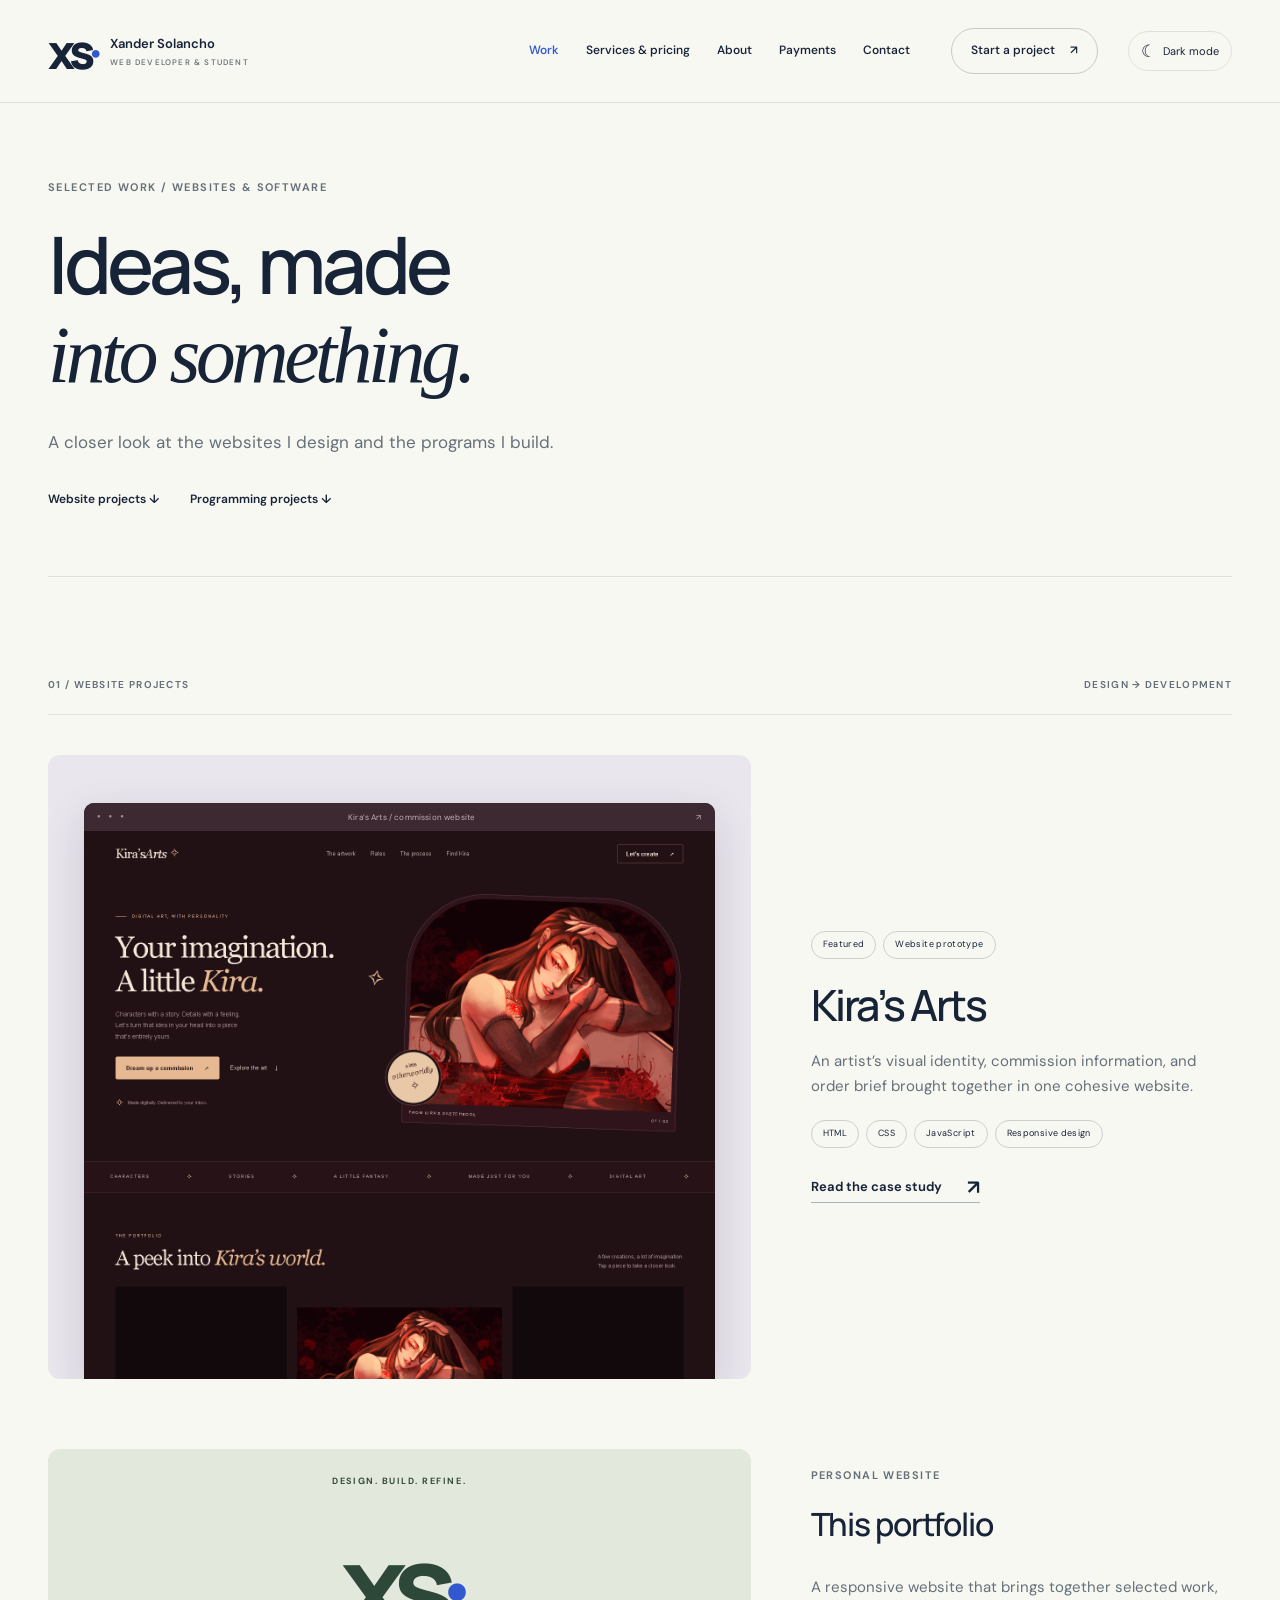
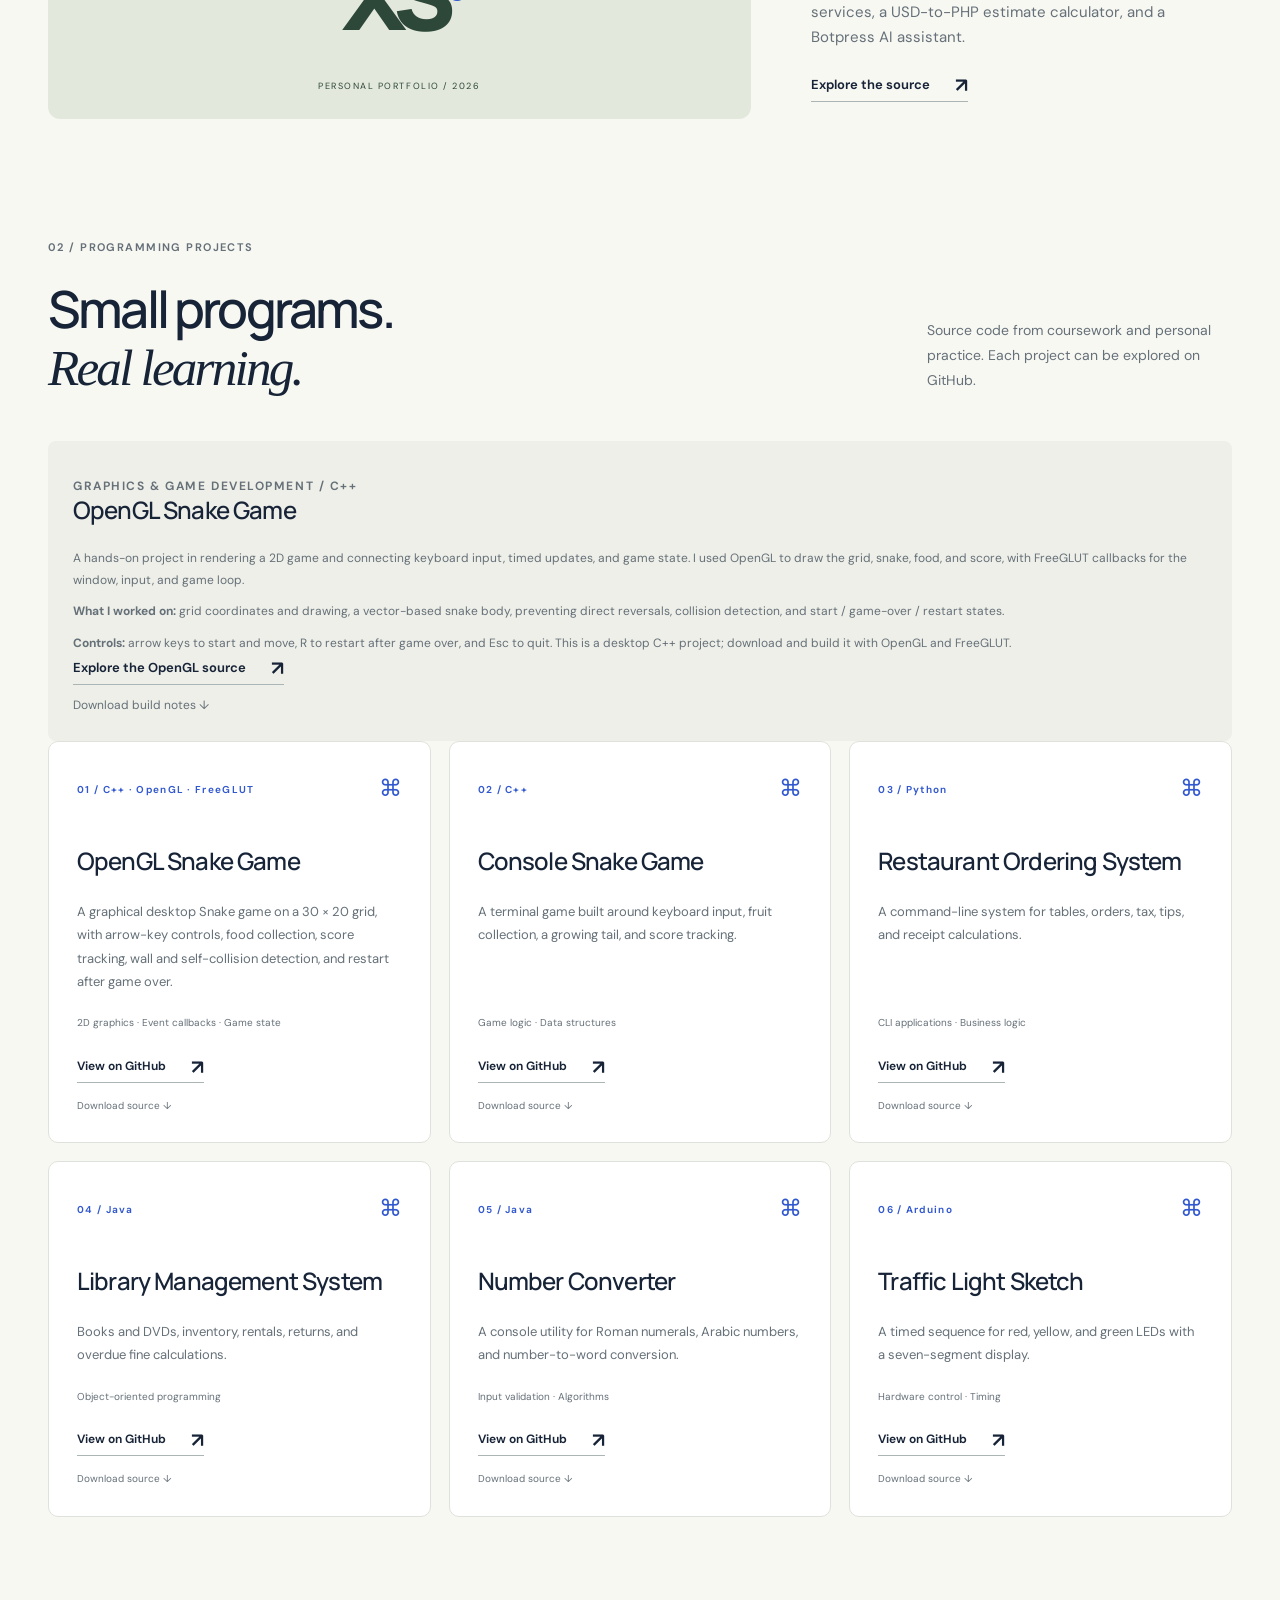
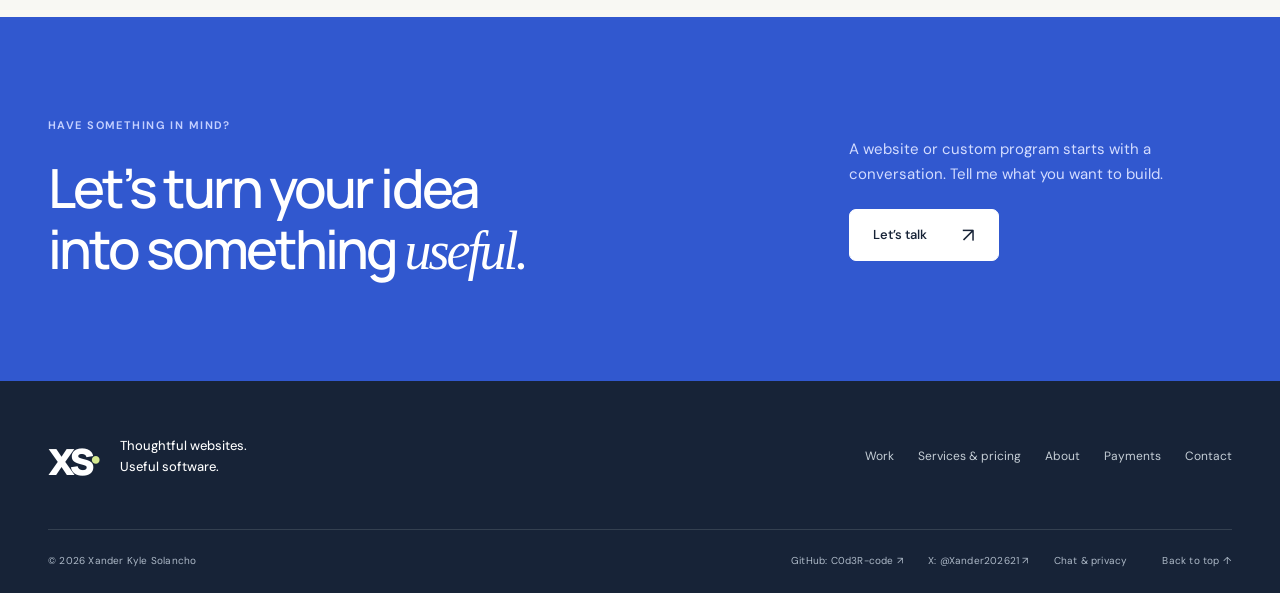
<file: work.html>
<!doctype html>
<html lang="en">
<head>
<meta charset="utf-8">
<meta name="viewport" content="width=device-width,initial-scale=1">
<meta name="theme-color" content="#f8f8f3">
<script>try{var theme=localStorage.getItem("xander-theme");document.documentElement.dataset.theme=theme==="dark"||theme==="light"?theme:matchMedia("(prefers-color-scheme: dark)").matches?"dark":"light"}catch(e){document.documentElement.dataset.theme=matchMedia("(prefers-color-scheme: dark)").matches?"dark":"light"}</script>
<meta name="description" content="Website design and programming projects by Xander Kyle Solancho, including the Kira’s Arts digital art commission website.">
<meta property="og:title" content="Selected work — Xander Solancho">
<meta property="og:description" content="Website design and programming projects by Xander Kyle Solancho, including the Kira’s Arts digital art commission website.">
<meta property="og:type" content="website">
<meta property="og:url" content="https://c0d3r-code.github.io/work.html">
<link rel="canonical" href="https://c0d3r-code.github.io/work.html">
<link rel="icon" href="assets/favicon.svg" type="image/svg+xml">
<title>Selected work — Xander Solancho</title>
<link rel="stylesheet" href="styles.css?v=20261020-theme">
<script src="site.js?v=20261020-theme" defer>
</script>
</head>
<body>
<a class="skip-link" href="#main">Skip to content</a>
<header class="site-header">
<div class="wrap header-inner">
<a class="brand" href="index.html" aria-label="Xander Solancho home">
<span class="brand-symbol">xs<span>·</span>
</span>
<span>Xander Solancho<small>WEB DEVELOPER & STUDENT</small>
</span>
</a>
<nav id="navigation" aria-label="Main navigation">
<a href="work.html" aria-current="page">Work</a>
<a href="services.html" >Services & pricing</a>
<a href="about.html" >About</a>
<a href="payments.html" >Payments</a>
<a href="contact.html" >Contact</a>
<a class="nav-cta" href="contact.html#inquiry">Start a project <span aria-hidden="true">↗</span>
</a>
</nav>
<div class="header-actions">
<button id="theme-toggle" class="theme-toggle" type="button" aria-label="Switch to dark mode" aria-pressed="false">
<span class="theme-icon" aria-hidden="true">☾</span>
<span class="theme-label">Dark mode</span>
</button>
<button class="menu-toggle" aria-expanded="false" aria-controls="navigation" type="button">Menu <span aria-hidden="true">+</span>
</button>
</div>
</div>
</header>
<main id="main">
<section class="page-hero wrap">
<p class="eyebrow">SELECTED WORK / WEBSITES & SOFTWARE</p>
<h1>Ideas, made<br>
<em>into something.</em>
</h1>
<p>A closer look at the websites I design and the programs I build.</p>
<div class="anchor-links">
<a href="#websites">Website projects ↓</a>
<a href="#software">Programming projects ↓</a>
</div>
</section>
<section class="wrap section work-section" id="websites">
<div class="section-label">
<span>01 / WEBSITE PROJECTS</span>
<span>DESIGN → DEVELOPMENT</span>
</div>
<a class="work-feature" href="kirasarts.html">
<div class="work-image">
<div class="browser-frame ">
<div class="browser-bar">
<span class="browser-dots">● ● ●</span>
<span>Kira’s Arts / commission website</span>
<span>↗</span>
</div>
<div class="browser-screen">
<img src="assets/kirasarts-desktop.png" width="1440" height="6220" alt="Kira’s Arts website with a burgundy palette, digital illustration, and commission information" loading="lazy">
</div>
</div>
</div>
<div class="work-description">
<div class="tags">
<span class="tag">Featured</span>
<span class="tag">Website prototype</span>
</div>
<h2>Kira’s Arts</h2>
<p>An artist’s visual identity, commission information, and order brief brought together in one cohesive website.</p>
<div class="tags">
<span class="tag">HTML</span>
<span class="tag">CSS</span>
<span class="tag">JavaScript</span>
<span class="tag">Responsive design</span>
</div>
<span class="text-link">Read the case study <span aria-hidden="true">↗</span>
</span>
</div>
</a>
<article class="portfolio-project">
<div class="portfolio-art" aria-hidden="true">
<span class="mono">DESIGN. BUILD. REFINE.</span>
<strong>xs<span>·</span>
</strong>
<span>PERSONAL PORTFOLIO / 2026</span>
</div>
<div>
<p class="eyebrow">PERSONAL WEBSITE</p>
<h3>This portfolio</h3>
<p>A responsive website that brings together selected work, services, a USD-to-PHP estimate calculator, and a Botpress AI assistant.</p>
<a class="text-link" href="https://github.com/C0d3R-code/C0d3R-code.github.io" target="_blank" rel="noopener noreferrer">Explore the source <span aria-hidden="true">↗</span>
</a>
</div>
</article>
</section>
<section class="section wrap" id="software">
<div class="section-heading">
<div>
<p class="eyebrow">02 / PROGRAMMING PROJECTS</p>
<h2>Small programs.<br>
<em>Real learning.</em>
</h2>
</div>
<p class="heading-aside">Source code from coursework and personal practice. Each project can be explored on GitHub.</p>
</div>
<article class="case-note" id="opengl-snake">
<p class="eyebrow">GRAPHICS & GAME DEVELOPMENT / C++</p>
<h3>OpenGL Snake Game</h3>
<p>A hands-on project in rendering a 2D game and connecting keyboard input, timed updates, and game state. I used OpenGL to draw the grid, snake, food, and score, with FreeGLUT callbacks for the window, input, and game loop.</p>
<p>
<strong>What I worked on:</strong> grid coordinates and drawing, a vector-based snake body, preventing direct reversals, collision detection, and start / game-over / restart states.</p>
<p>
<strong>Controls:</strong> arrow keys to start and move, R to restart after game over, and Esc to quit. This is a desktop C++ project; download and build it with OpenGL and FreeGLUT.</p>
<a class="text-link" href="https://github.com/C0d3R-code/C0d3R-code.github.io/blob/main/projects/opengl-snake.cpp" target="_blank" rel="noopener noreferrer">Explore the OpenGL source <span aria-hidden="true">↗</span>
</a>
<p>
<a href="projects/opengl-snake-README.md" download>Download build notes ↓</a>
</p>
</article>
<div class="code-grid">
<article class="code-project">
<div class="project-top">
<span class="mono">01 / C++ · OpenGL · FreeGLUT</span>
<span aria-hidden="true">⌘</span>
</div>
<h3>OpenGL Snake Game</h3>
<p>A graphical desktop Snake game on a 30 × 20 grid, with arrow-key controls, food collection, score tracking, wall and self-collision detection, and restart after game over.</p>
<small>2D graphics · Event callbacks · Game state</small>
<a class="text-link" href="https://github.com/C0d3R-code/C0d3R-code.github.io/blob/main/projects/opengl-snake.cpp" target="_blank" rel="noopener noreferrer">View on GitHub <span aria-hidden="true">↗</span>
</a>
<a class="source-download" href="projects/opengl-snake.cpp" download>Download source ↓</a>
</article>
<article class="code-project">
<div class="project-top">
<span class="mono">02 / C++</span>
<span aria-hidden="true">⌘</span>
</div>
<h3>Console Snake Game</h3>
<p>A terminal game built around keyboard input, fruit collection, a growing tail, and score tracking.</p>
<small>Game logic · Data structures</small>
<a class="text-link" href="https://github.com/C0d3R-code/C0d3R-code.github.io/blob/main/projects/snake-game.cpp" target="_blank" rel="noopener noreferrer">View on GitHub <span aria-hidden="true">↗</span>
</a>
<a class="source-download" href="projects/snake-game.cpp" download>Download source ↓</a>
</article>
<article class="code-project">
<div class="project-top">
<span class="mono">03 / Python</span>
<span aria-hidden="true">⌘</span>
</div>
<h3>Restaurant Ordering System</h3>
<p>A command-line system for tables, orders, tax, tips, and receipt calculations.</p>
<small>CLI applications · Business logic</small>
<a class="text-link" href="https://github.com/C0d3R-code/C0d3R-code.github.io/blob/main/projects/restaurant-ordering-system.py" target="_blank" rel="noopener noreferrer">View on GitHub <span aria-hidden="true">↗</span>
</a>
<a class="source-download" href="projects/restaurant-ordering-system.py" download>Download source ↓</a>
</article>
<article class="code-project">
<div class="project-top">
<span class="mono">04 / Java</span>
<span aria-hidden="true">⌘</span>
</div>
<h3>Library Management System</h3>
<p>Books and DVDs, inventory, rentals, returns, and overdue fine calculations.</p>
<small>Object-oriented programming</small>
<a class="text-link" href="https://github.com/C0d3R-code/C0d3R-code.github.io/blob/main/projects/LibrarySystem.java" target="_blank" rel="noopener noreferrer">View on GitHub <span aria-hidden="true">↗</span>
</a>
<a class="source-download" href="projects/LibrarySystem.java" download>Download source ↓</a>
</article>
<article class="code-project">
<div class="project-top">
<span class="mono">05 / Java</span>
<span aria-hidden="true">⌘</span>
</div>
<h3>Number Converter</h3>
<p>A console utility for Roman numerals, Arabic numbers, and number-to-word conversion.</p>
<small>Input validation · Algorithms</small>
<a class="text-link" href="https://github.com/C0d3R-code/C0d3R-code.github.io/blob/main/projects/ConverterApp.java" target="_blank" rel="noopener noreferrer">View on GitHub <span aria-hidden="true">↗</span>
</a>
<a class="source-download" href="projects/ConverterApp.java" download>Download source ↓</a>
</article>
<article class="code-project">
<div class="project-top">
<span class="mono">06 / Arduino</span>
<span aria-hidden="true">⌘</span>
</div>
<h3>Traffic Light Sketch</h3>
<p>A timed sequence for red, yellow, and green LEDs with a seven-segment display.</p>
<small>Hardware control · Timing</small>
<a class="text-link" href="https://github.com/C0d3R-code/C0d3R-code.github.io/blob/main/projects/traffic-light.ino" target="_blank" rel="noopener noreferrer">View on GitHub <span aria-hidden="true">↗</span>
</a>
<a class="source-download" href="projects/traffic-light.ino" download>Download source ↓</a>
</article>
</div>
</section>
<section class="cta section">
<div class="wrap cta-inner">
<div>
<p class="eyebrow">HAVE SOMETHING IN MIND?</p>
<h2>Let’s turn your idea<br>into something <em>useful.</em>
</h2>
</div>
<div>
<p>A website or custom program starts with a conversation. Tell me what you want to build.</p>
<a class="button " href="contact.html">Let’s talk <span aria-hidden="true">↗</span>
</a>
</div>
</div>
</section>
</main>
<footer class="site-footer">
<div class="wrap">
<div class="footer-top">
<a class="brand footer-brand" href="index.html">
<span class="brand-symbol">xs<span>·</span>
</span>
<span>Thoughtful websites.<br>Useful software.</span>
</a>
<div class="footer-links">
<a href="work.html">Work</a>
<a href="services.html">Services & pricing</a>
<a href="about.html">About</a>
<a href="payments.html">Payments</a>
<a href="contact.html">Contact</a>
</div>
</div>
<div class="footer-bottom">
<span>© 2026 Xander Kyle Solancho</span>
<a href="https://github.com/C0d3R-code" target="_blank" rel="noopener noreferrer">GitHub: C0d3R-code <span aria-hidden="true">↗</span>
</a>
<a href="https://x.com/Xander202621" target="_blank" rel="noopener noreferrer">X: @Xander202621 ↗</a>
<a href="privacy.html">Chat & privacy</a>
<a href="#main">Back to top ↑</a>
</div>
</div>
</footer>
<script src="https://cdn.botpress.cloud/webchat/v5.0/inject.js">
</script>
<script src="https://files.bpcontent.cloud/2026/10/01/09/20261001095107-QPX5QSGX.js" defer>
</script>
</body>
</html>
</file>
<file: styles.css>
@import url('https://fonts.googleapis.com/css2?family=DM+Sans:wght@400;450;500;550;600;650;700&family=Manrope:wght@400;500;600;650;700;750;800&display=swap');
:root{--paper:#f8f8f3;--ink:#172337;--muted:#657078;--blue:#3158cf;--line:#dfe2dc;--soft:#eeefe8;--lime:#d5e98f;--wine:#30181f;--radius:16px}*{box-sizing:border-box}html{scroll-behavior:smooth;scroll-padding-top:100px}body{margin:0;background:var(--paper);color:var(--ink);font-family:'DM Sans','Segoe UI',sans-serif;font-size:16px;line-height:1.65;-webkit-font-smoothing:antialiased}::selection{background:var(--lime);color:var(--ink)}a{color:inherit;text-decoration:none}button,input,textarea,select{font:inherit}button,a,input,select,textarea{-webkit-tap-highlight-color:transparent}button{cursor:pointer}a,button,input,textarea,select{outline-offset:5px}a:focus-visible,button:focus-visible,input:focus-visible,textarea:focus-visible,select:focus-visible{outline:3px solid var(--blue)}button:disabled{cursor:default;opacity:.45}img{max-width:100%}h1,h2,h3,p{margin-top:0}h1,h2,h3{font-family:'Manrope','Segoe UI',sans-serif;font-weight:550;letter-spacing:-.055em;line-height:1.12}h1{font-size:clamp(48px,6.2vw,88px);margin-bottom:28px}h2{font-size:clamp(35px,4vw,54px);margin-bottom:26px}h3{font-size:24px;letter-spacing:-.035em}h1 em,h2 em,.case-lead em{font-family:Georgia,serif;font-weight:400;letter-spacing:-.055em}p{color:var(--muted);margin-bottom:22px}.wrap{width:min(1240px,calc(100% - 96px));margin-inline:auto}.section{padding-block:100px}.eyebrow,.mono,.section-label{font-family:'DM Sans','Segoe UI',sans-serif;font-size:11px;font-weight:650;letter-spacing:.13em;line-height:1.5}.eyebrow{margin-bottom:24px;color:var(--muted)}.small{font-size:13px}.muted{color:var(--muted)}.large-copy{font-size:25px;line-height:1.5;letter-spacing:-.025em;color:var(--ink)}.skip-link{position:absolute;top:8px;left:-9999px;background:var(--ink);color:white;padding:12px 20px;z-index:999}.skip-link:focus{left:12px}.site-header{border-bottom:1px solid var(--line);position:relative;z-index:20;background:var(--paper)}.header-inner{height:102px;display:flex;align-items:center;justify-content:space-between;gap:30px}.brand{display:flex;align-items:center;gap:15px;font-size:13px;font-weight:600;line-height:1.5;white-space:nowrap}.brand-symbol{font-family:'Manrope','Segoe UI',sans-serif;font-size:48px;font-weight:800;letter-spacing:-.13em;line-height:1}.brand-symbol>span{color:var(--blue)}.brand small{display:block;font-size:8px;letter-spacing:.15em;font-weight:550;color:var(--muted);margin-top:3px}.site-header nav{display:flex;align-items:center;gap:27px;font-size:12px;font-weight:550}.site-header nav>a{transition:color .2s}.site-header nav>a:hover,.site-header nav>a[aria-current]{color:var(--blue)}.site-header nav .nav-cta{border:1px solid #c5cbc5;border-radius:30px;padding:12px 19px;margin-left:14px}.nav-cta span{margin-left:12px}.menu-toggle{display:none}.button{display:inline-flex;align-items:center;justify-content:space-between;gap:35px;padding:15px 23px;background:var(--ink);color:white;border:1px solid var(--ink);border-radius:7px;font-size:13px;font-weight:550;line-height:1.5;transition:background .2s,transform .2s;cursor:pointer}.button:hover{background:var(--blue);border-color:var(--blue);transform:translateY(-2px)}.button>span{font-size:20px;font-weight:400;line-height:1}.button-secondary{background:transparent;color:var(--ink);border-color:#cbd1cb}.button-secondary:hover{color:white}.text-link{display:inline-flex;align-items:center;gap:25px;font-size:13px;font-weight:650;border-bottom:1px solid #acb5b5;padding-bottom:5px;width:fit-content}.text-link:hover{color:var(--blue);border-color:var(--blue)}.text-link span{font-size:20px;line-height:1}.home-hero{padding-top:55px;padding-bottom:60px}.hero-kicker{display:flex;align-items:center;gap:9px;font-size:10px;letter-spacing:.13em;font-weight:600;color:var(--muted)}.status-dot{width:7px;height:7px;flex:none;background:var(--blue);border-radius:50%;box-shadow:0 0 0 4px #3158cf0c}.hero-index{margin-left:auto;letter-spacing:.1em}.hero-heading{display:grid;grid-template-columns:1.25fr .75fr;gap:60px;align-items:end;margin:31px 0 46px}.hero-heading h1{font-size:clamp(48px,5.7vw,79px);letter-spacing:-.065em;line-height:1.08;margin:0;font-weight:550}.hero-heading h1>span{color:var(--blue)}.hero-intro{max-width:420px;padding-bottom:3px}.hero-intro p{font-size:15px;line-height:1.8}.hero-actions{display:flex;gap:10px;flex-wrap:wrap}.hero-actions .button{padding:13px 16px;gap:21px;font-size:12px}.hero-showcase{display:grid;grid-template-columns:.75fr 1.4fr;background:#e9e6ee;border-radius:14px;overflow:hidden;position:relative;min-height:420px;transition:box-shadow .25s}.hero-showcase:hover{box-shadow:0 15px 45px #17233714}.showcase-note{padding:45px 42px 75px}.showcase-note .eyebrow{font-size:9px;color:#645970}.showcase-note h2{font-size:40px;line-height:1.18;margin:24px 0}.showcase-note p{font-size:12px;line-height:1.6;color:#655c6c}.round-arrow{display:flex;align-items:center;justify-content:center;border:1px solid #b1a9b8;width:44px;height:44px;border-radius:50%;font-size:23px;margin-top:24px}.showcase-preview{padding:36px 32px 0 6px;display:flex;align-items:flex-start;overflow:hidden;max-height:430px;transform:rotate(-3deg);transform-origin:center}.browser-frame{background:#2f1920;border-radius:10px 10px 0 0;overflow:hidden;width:100%;box-shadow:0 14px 40px #271d2c26}.browser-bar{height:28px;background:#3d2931;display:flex;align-items:center;justify-content:space-between;padding:0 13px;color:#c2b0b8;font-size:8px;letter-spacing:.02em;gap:10px}.browser-dots{font-size:6px;letter-spacing:3px;color:#a18a93}.browser-screen{aspect-ratio:1.32;overflow:hidden}.browser-screen img{width:100%;height:auto;max-width:none;display:block}.project-caption{position:absolute;bottom:0;left:0;right:0;padding:16px 30px;background:#e9e6ee;display:flex;justify-content:space-between;font-size:9px;letter-spacing:.1em;font-weight:550;border-top:1px solid #d8d1e0}.expertise-strip{border-block:1px solid var(--line);padding:20px 0}.expertise-strip .wrap{display:flex;justify-content:space-between;align-items:center;gap:24px;font-size:12px;white-space:nowrap}.expertise-strip .wrap>span:first-child{color:var(--muted);margin-right:auto}.expertise-strip b{font-size:18px;color:var(--blue)}.intro-grid{display:grid;grid-template-columns:1fr 1fr;gap:100px;align-items:start}.intro-grid>div:last-child{padding-top:8px}.intro-grid p:not(.eyebrow):not(.large-copy){font-size:15px}.intro-grid .text-link{margin-top:12px}.section-heading{display:flex;justify-content:space-between;align-items:end;gap:40px;margin-bottom:44px}.section-heading h2{margin-bottom:0}.section-heading>.text-link{margin-bottom:6px}.heading-aside{max-width:305px;font-size:14px;line-height:1.8;margin-bottom:3px}.service-overview,.process-section,.case-features{background:var(--soft);border-block:1px solid var(--line)}.three-grid{display:grid;grid-template-columns:repeat(3,1fr);gap:25px}.service-card{padding:28px 0 4px;border-top:1px solid #cbd1c8}.service-number{display:block;color:var(--blue);font-size:11px;letter-spacing:.06em;margin-bottom:34px}.service-card h3{max-width:260px;font-size:24px;margin-bottom:17px}.service-card p{max-width:320px;font-size:14px;line-height:1.85;margin-bottom:0}.pricing-teaser{display:grid;grid-template-columns:1fr 1fr;gap:110px;align-items:center}.pricing-teaser>div>p:not(.eyebrow){max-width:420px;font-size:15px}.price-card{padding:44px;background:var(--ink);border-radius:14px;color:white}.price-card .eyebrow{color:#bac7d4;font-size:10px}.big-price{display:flex;align-items:baseline;gap:5px;font-size:91px;letter-spacing:-.075em;font-family:'Manrope',sans-serif;font-weight:500;line-height:1.3}.big-price>span{font-size:23px;letter-spacing:-.02em;margin-right:5px}.big-price small{font:13px 'DM Sans',sans-serif;letter-spacing:0;color:#a6b5c5;margin-left:12px}.price-card p{color:#b1c0ce;font-size:13px;margin:20px 0 30px}.price-card .button{background:var(--lime);border-color:var(--lime);color:var(--ink);width:100%}.compact-projects{border-top:1px solid var(--line)}.compact-projects>a{display:flex;align-items:center;gap:35px;padding:25px 3px;border-bottom:1px solid var(--line)}.compact-projects>a>span:first-child{font-size:11px;color:var(--muted);width:65px}.compact-projects h3{font-size:21px;letter-spacing:-.03em;margin:0}.compact-projects>a>span:last-child{font-size:23px;margin-left:auto}.compact-projects>a:hover h3{color:var(--blue)}.below-link{margin-top:32px}.cta{background:var(--blue);color:white}.cta-inner{display:grid;grid-template-columns:1.3fr .7fr;align-items:center;gap:90px}.cta .eyebrow{color:#c4d0ff}.cta h2{font-size:54px;margin-bottom:0}.cta p:not(.eyebrow){color:#d3dcff;font-size:15px;max-width:330px}.cta .button{background:white;color:var(--ink);border-color:white}.cta .button:hover{background:var(--lime);border-color:var(--lime)}.site-footer{background:#172337;color:white;padding-top:52px}.footer-top{display:flex;justify-content:space-between;align-items:center;gap:35px;padding-bottom:48px}.footer-brand{gap:25px;line-height:1.6;font-size:13px;font-weight:450}.footer-brand .brand-symbol>span{color:var(--lime)}.footer-links{display:flex;gap:24px;color:#c5ced6;font-size:12px}.footer-links a:hover{color:white}.footer-bottom{display:flex;flex-wrap:wrap;align-items:center;gap:25px;font-size:10px;padding:23px 0;border-top:1px solid #344050;color:#aebac8;letter-spacing:.02em}.footer-bottom>span:first-child{margin-right:auto}.footer-bottom>a:last-child{margin-left:10px}.page-hero{padding-top:76px;padding-bottom:66px;border-bottom:1px solid var(--line)}.page-hero h1{max-width:1040px}.page-hero>p:not(.eyebrow){font-size:17px;max-width:580px;margin-bottom:0}.anchor-links{display:flex;gap:30px;margin-top:34px;font-size:12px;font-weight:600}.anchor-links a:hover{color:var(--blue)}.section-label{display:flex;align-items:center;justify-content:space-between;gap:25px;padding-bottom:22px;margin-bottom:40px;border-bottom:1px solid var(--line);color:var(--muted);font-size:10px}.work-feature{display:grid;grid-template-columns:1.25fr .75fr;gap:60px;align-items:center}.work-image{background:#e9e6ee;padding:48px 36px 0;overflow:hidden;border-radius:12px}.work-image .browser-screen{aspect-ratio:1.15}.work-description h2{margin:22px 0 20px;font-size:43px}.work-description p{font-size:15px}.tags{display:flex;flex-wrap:wrap;gap:7px}.tag{font-size:9px;letter-spacing:.04em;padding:6px 11px;border:1px solid #cbd0cd;border-radius:40px;line-height:1.5}.work-description .text-link{margin-top:28px}.portfolio-project{display:grid;grid-template-columns:1.25fr .75fr;gap:60px;align-items:center;margin-top:70px}.portfolio-art{height:270px;border-radius:12px;background:#e3e8dc;display:flex;flex-direction:column;align-items:center;justify-content:space-between;padding:26px;color:#2d4738}.portfolio-art strong{font-family:'Manrope',sans-serif;letter-spacing:-.13em;font-size:120px;line-height:1}.portfolio-art strong>span{color:var(--blue)}.portfolio-art>span{font-size:9px;letter-spacing:.17em}.portfolio-project h3{font-size:32px}.portfolio-project p:not(.eyebrow){font-size:15px}.code-grid{display:grid;grid-template-columns:repeat(3,1fr);gap:18px}.code-project{padding:28px;background:white;border:1px solid var(--line);border-radius:10px;display:flex;flex-direction:column}.project-top{display:flex;justify-content:space-between;align-items:center;margin-bottom:38px;color:var(--blue)}.project-top .mono{font-size:10px}.project-top>span:last-child{font-size:23px}.code-project h3{font-size:24px;line-height:1.23}.code-project p{font-size:13px;line-height:1.8}.code-project small{font-size:10px;color:var(--muted);margin-top:auto;margin-bottom:25px}.code-project .text-link{font-size:12px}.source-download{font-size:10px;color:var(--muted);margin-top:15px}.source-download:hover{color:var(--blue)}.work-section{padding-bottom:20px}.case-hero{padding-top:35px}.back-link{display:block;font-size:12px;color:var(--muted);width:fit-content;margin-bottom:55px}.case-hero h1{font-size:clamp(56px,8vw,110px);margin:26px 0 20px}.blue-dot{color:var(--blue)}.case-lead{font-size:28px;line-height:1.4;letter-spacing:-.025em;color:var(--ink)}.case-meta{display:grid;grid-template-columns:1fr 1.3fr 1fr .8fr;gap:25px;margin-top:50px;border-top:1px solid var(--line);padding:25px 0 40px}.case-meta dt{font-size:9px;letter-spacing:.13em;color:var(--muted);margin-bottom:10px}.case-meta dd{margin:0;font-size:12px}.case-visual{background:#e9e6ee;border-radius:14px;padding:48px 58px 0;overflow:hidden}.case-desktop .browser-screen{aspect-ratio:1.65}.case-desktop .browser-bar{height:35px}.credit{border-left:2px solid #c6ccc7;padding-left:18px;font-size:12px!important;margin-top:30px}.responsive-case{display:grid;grid-template-columns:1fr 1fr;align-items:center;gap:110px}.responsive-case>div>p:not(.eyebrow){font-size:15px;max-width:430px}.mobile-stage{background:#e9e6ee;border-radius:14px;padding:55px 35px 28px;display:flex;flex-direction:column;align-items:center;gap:30px}.mobile-stage>.mono{font-size:8px;color:#776578;text-align:center}.phone-frame{border:7px solid #251820;border-radius:30px;width:255px;height:510px;overflow:hidden;box-shadow:0 14px 35px #271d2c26;background:#251820}.phone-frame img{display:block;width:100%;height:auto}.case-note{margin-top:35px;padding:25px;background:var(--soft);border-radius:8px}.case-note strong{font-size:12px}.case-note p{font-size:12px;margin:10px 0 0;line-height:1.8}.case-outcome{border-top:1px solid var(--line)}.case-outcome>p:not(.eyebrow){max-width:710px;font-size:17px}.case-outcome .button{margin-top:8px}.services-hero-bottom{display:flex;justify-content:space-between;align-items:end;gap:40px}.services-hero-bottom p{max-width:580px;font-size:17px;margin:0}.price-pill{flex:none;border:1px solid #ccd2ca;border-radius:50px;padding:15px 22px;font-size:12px}.price-pill>span{font-weight:700;font-size:19px;letter-spacing:-.03em;margin-right:8px}.services-list article{display:grid;grid-template-columns:60px 1fr 1fr;gap:45px;align-items:start;border-bottom:1px solid var(--line);padding:34px 0}.services-list article>.mono{color:var(--blue);padding-top:7px}.services-list article h2{font-size:30px;letter-spacing:-.04em;max-width:320px;margin:0}.services-list article p{font-size:14px;line-height:1.85;margin:0}.services-list .section-label{margin-bottom:0}.services-list{padding-bottom:30px}.estimate-section{display:grid;grid-template-columns:1fr .95fr;gap:110px;align-items:start}.estimate-section>div>p:not(.eyebrow){font-size:15px}.estimate-section .clean-list{margin:28px 0}.clean-list{padding:0;list-style:none}.clean-list li{padding:12px 0;border-bottom:1px solid var(--line);font-size:13px}.clean-list li:before{content:'↗';color:var(--blue);margin-right:14px}.calculator{background:white;border:1px solid var(--line);border-radius:14px;padding:34px;box-shadow:0 8px 25px #17233705}.calc-heading{display:flex;justify-content:space-between;align-items:center;margin-bottom:30px}.calc-heading .eyebrow{margin:0;font-size:10px}.calc-icon{font-size:25px;color:var(--blue)}.calculator>label{font-size:13px;font-weight:600}.stepper{display:flex;align-items:center;justify-content:space-between;border:1px solid #cbd3ce;border-radius:7px;padding:8px;margin:10px 0 24px;background:var(--paper)}.stepper button{border:0;width:42px;height:42px;background:white;border-radius:5px;color:var(--ink);font-size:23px}.stepper input{width:100px;padding:5px;background:none;border:0;text-align:center;appearance:textfield;font-size:26px;font-weight:600}.stepper input::-webkit-inner-spin-button{appearance:none}.calc-rule{display:flex;justify-content:space-between;gap:10px;font-size:10px;color:var(--muted);border-bottom:1px solid var(--line);padding-bottom:18px}.calc-rule>span:last-child{letter-spacing:.1em;font-size:8px}.calc-total{display:flex;flex-direction:column;padding:26px 0;gap:5px}.calc-total>span{font-size:11px;color:var(--muted)}.calc-total>strong{font-family:'Manrope',sans-serif;font-weight:600;letter-spacing:-.055em;font-size:44px;line-height:1.3;margin-bottom:14px}.calc-total>strong.php-total{font-size:32px;color:var(--blue);margin:0}.rate-field{display:flex;align-items:center;border-top:1px solid var(--line);padding-top:22px;gap:10px}.rate-field label{font-size:10px;white-space:nowrap;margin-right:auto}.rate-field input{min-width:0;width:112px;padding:7px 10px;border:1px solid var(--line);border-radius:5px;font-size:12px;background:var(--paper);color:var(--ink)}.rate-field button{width:32px;height:32px;flex:none;border:1px solid var(--line);border-radius:5px;background:white;color:var(--blue);font-size:19px}.rate-status,.rate-credit{font-size:10px!important;line-height:1.7;margin:10px 0 0}.rate-credit a{text-decoration:underline;text-underline-offset:3px}.calculator .button{width:100%;margin-top:25px}.faq-section{display:grid;grid-template-columns:.8fr 1.2fr;gap:90px}.faq-list{border-top:1px solid var(--line)}.faq-list details{border-bottom:1px solid var(--line)}.faq-list summary{cursor:pointer;list-style:none;font-size:14px;font-weight:550;padding:22px 30px 22px 0;position:relative}.faq-list summary:after{content:'+';position:absolute;right:2px;top:18px;font-size:22px;color:var(--blue)}.faq-list details[open] summary:after{content:'−'}.faq-list summary::-webkit-details-marker{display:none}.faq-list details p{font-size:13px;line-height:1.85;padding-right:25px}.about-intro{display:grid;grid-template-columns:.85fr 1.15fr;gap:90px;align-items:center;padding-top:75px}.identity-art{background:var(--lime);border-radius:12px;min-height:470px;display:flex;flex-direction:column;align-items:center;justify-content:space-between;padding:35px 24px}.identity-art>.mono{font-size:9px;color:#46513a;text-align:center}.identity-art strong{font-family:'Manrope',sans-serif;font-weight:750;line-height:1;letter-spacing:-.13em;font-size:200px;color:#23342e}.identity-art strong>span{color:var(--blue)}.about-intro h2{font-size:39px}.about-intro p:not(.large-copy):not(.eyebrow){font-size:14px;line-height:1.9}.about-intro .large-copy{font-size:21px}.toolkit{display:grid;grid-template-columns:repeat(4,1fr);border-top:1px solid var(--line);gap:30px}.toolkit article{padding-top:28px}.toolkit h3{font-size:22px}.toolkit article>span{font-size:10px;font-weight:600;color:var(--blue)}.toolkit p{font-size:13px;margin-top:15px}.contact-layout{display:grid;grid-template-columns:1fr 1fr;gap:90px;align-items:start;padding:70px 0 50px}.contact-list{border-top:1px solid var(--line);display:flex;flex-direction:column}.contact-list>a{display:grid;grid-template-columns:65px minmax(0,1fr) 20px;gap:12px;align-items:center;padding:22px 0;border-bottom:1px solid var(--line);font-size:14px}.contact-label{color:var(--muted);font-size:12px}.contact-value{overflow-wrap:anywhere;font-weight:550}.contact-list>a>span:last-child{font-size:20px;justify-self:end}.contact-list>a:hover .contact-value{color:var(--blue)}.contact-help{display:flex;gap:22px;margin-top:50px;align-items:start}.small-icon{font-size:34px;color:var(--blue);line-height:1.2}.contact-help h3{font-size:21px}.contact-help p{font-size:13px;line-height:1.8}.contact-help .text-link{font-size:11px}.inquiry-card{padding:36px;background:#eeefe8;border:1px solid var(--line);border-radius:12px}.inquiry-card h2{font-size:37px}.inquiry-card label{display:block;font-size:11px;font-weight:600;margin:19px 0 7px}.inquiry-card input,.inquiry-card select,.inquiry-card textarea{padding:13px 12px;background:var(--paper);border:1px solid #cfd5cd;color:var(--ink);font-size:12px;border-radius:5px;width:100%;min-width:0}.inquiry-card textarea{resize:vertical;min-height:130px}.form-row{display:grid;grid-template-columns:1.7fr .8fr;gap:12px}.inquiry-card .button{width:100%;margin-top:20px}.form-note{font-size:10px;line-height:1.8;margin:13px 0 0}.contact-bottom{border-top:1px solid var(--line);padding:35px 0 65px;display:flex;align-items:center;justify-content:space-between;gap:20px}.contact-bottom p{font-size:12px;margin:0}.contact-bottom strong{color:var(--ink);margin-left:16px}.prose{max-width:800px;padding-top:60px}.prose h2{font-size:27px;margin-top:34px;letter-spacing:-.035em}.prose p{font-size:15px;line-height:1.9}.prose a{text-decoration:underline;text-underline-offset:4px}
@media(min-width:1500px){.hero-heading h1{font-size:84px}.showcase-preview{max-height:480px}.hero-showcase{min-height:460px}}
@media(max-width:1100px){.wrap{width:calc(100% - 64px)}.site-header nav{gap:17px}.site-header nav .nav-cta{margin-left:0;padding:11px 14px}.brand{gap:12px}.brand>span:last-child{font-size:11px}.brand small{font-size:7px}.hero-heading{gap:35px;grid-template-columns:1.2fr .8fr}.hero-heading h1{font-size:61px}.hero-intro p{font-size:14px}.hero-actions .button{gap:13px;padding:12px}.showcase-note{padding:35px 30px 65px}.showcase-note h2{font-size:34px}.hero-showcase{min-height:380px}.showcase-preview{max-height:370px}.intro-grid,.pricing-teaser,.cta-inner,.work-feature,.portfolio-project,.responsive-case,.estimate-section,.about-intro,.contact-layout{gap:55px}.code-grid{grid-template-columns:repeat(2,1fr)}.services-list article{gap:30px;grid-template-columns:40px 1fr 1fr}.services-list article h2{font-size:26px}.faq-section{gap:50px}.contact-list>a{gap:8px;grid-template-columns:51px minmax(0,1fr) 15px;font-size:12px}.big-price{font-size:79px}}
@media(max-width:800px){.section{padding-block:75px}.header-inner{height:83px}.brand>span:last-child{font-size:12px}.brand small{font-size:7px}.site-header nav{gap:15px}.site-header nav .nav-cta{display:none}.hero-heading{grid-template-columns:1fr;gap:25px;margin-bottom:35px}.hero-heading h1{font-size:70px}.hero-intro{max-width:560px}.hero-actions .button{padding:13px 20px;gap:30px}.hero-showcase{grid-template-columns:.7fr 1fr;min-height:340px}.showcase-note{padding:28px 25px 55px}.showcase-note h2{font-size:31px}.showcase-note p{font-size:11px}.round-arrow{margin-top:20px}.showcase-preview{padding:35px 15px 0 0;max-height:320px}.showcase-preview .browser-screen{aspect-ratio:.85}.project-caption{font-size:8px;padding:13px 20px}.expertise-strip .wrap{gap:18px;font-size:10px;flex-wrap:wrap;justify-content:center}.expertise-strip .wrap>span:first-child{display:none}.intro-grid{gap:40px}.large-copy{font-size:22px}.three-grid{gap:20px}.service-card h3{font-size:21px}.service-card p{font-size:13px}.pricing-teaser{gap:40px}.price-card{padding:27px}.big-price{font-size:64px}.big-price>span{font-size:17px}.big-price small{font-size:11px;margin-left:7px}.price-card .button{gap:12px;padding:13px 15px;font-size:11px}.section-heading{gap:30px}.heading-aside{max-width:250px;font-size:13px}.cta-inner{gap:45px}.cta h2{font-size:43px}.cta p:not(.eyebrow){font-size:13px}.footer-links{gap:18px;font-size:11px;flex-wrap:wrap;justify-content:end}.footer-bottom{gap:18px}.work-feature,.portfolio-project{gap:35px;grid-template-columns:1.1fr .9fr}.work-image{padding:30px 20px 0}.work-image .browser-screen{aspect-ratio:.9}.work-description h2{font-size:35px}.work-description p,.portfolio-project p:not(.eyebrow){font-size:13px}.portfolio-art{height:280px}.portfolio-project h3{font-size:28px}.case-meta{grid-template-columns:repeat(2,1fr);row-gap:25px}.case-visual{padding:35px 30px 0}.case-desktop .browser-screen{aspect-ratio:1.3}.responsive-case{gap:40px}.phone-frame{width:205px;height:440px}.mobile-stage{padding:35px 25px 22px}.services-hero-bottom{align-items:start;flex-direction:column;gap:25px}.services-hero-bottom p{font-size:16px}.services-list article{grid-template-columns:30px 1fr;gap:20px}.services-list article p{grid-column:2;max-width:530px}.services-list article h2{max-width:none}.estimate-section{gap:40px}.calculator{padding:25px}.calc-total>strong{font-size:38px}.rate-field{gap:7px}.rate-field input{width:85px}.rate-field label{font-size:9px}.faq-section{grid-template-columns:.8fr 1.2fr;gap:35px}.about-intro{gap:40px;grid-template-columns:.85fr 1.15fr}.identity-art{min-height:440px}.identity-art strong{font-size:155px}.identity-art>.mono{font-size:7px}.about-intro h2{font-size:32px}.toolkit{grid-template-columns:repeat(2,1fr)}.contact-layout{grid-template-columns:1fr;gap:55px}.contact-info{max-width:650px}.contact-list>a{font-size:16px;grid-template-columns:80px minmax(0,1fr) 20px;padding:25px 0}.contact-help{margin-top:35px}.contact-bottom{align-items:start;flex-direction:column}.contact-bottom strong{margin-left:12px}.inquiry-card h2{font-size:40px}}
@media(max-width:580px){.wrap{width:calc(100% - 40px)}.header-inner{height:79px}.brand-symbol{font-size:43px}.brand{gap:12px}.brand>span:last-child{font-size:11px}.brand small{font-size:6px;letter-spacing:.12em}.menu-toggle{display:flex;align-items:center;gap:18px;background:none;border:1px solid #cbd1c8;border-radius:30px;padding:9px 15px;font-size:11px}.menu-toggle>span{font-size:19px;line-height:1}.site-header nav{display:none;position:absolute;left:0;right:0;top:79px;background:var(--paper);border-bottom:1px solid var(--line);padding:20px;box-shadow:0 14px 20px #17233709;flex-direction:column;align-items:stretch;gap:0;font-size:15px}.site-header nav.open{display:flex}.site-header nav>a{padding:12px 0}.site-header nav .nav-cta{display:block;padding:12px 17px;margin:10px 0 0;text-align:center}.home-hero{padding-top:34px;padding-bottom:35px}.hero-kicker{font-size:8px;letter-spacing:.1em;gap:8px}.hero-index{font-size:7px}.hero-heading{margin-top:27px;gap:24px}.hero-heading h1{font-size:clamp(41px,10.9vw,63px);letter-spacing:-.065em;line-height:1.13}.hero-intro p{font-size:14px;line-height:1.85;margin-bottom:22px}.hero-actions{gap:9px}.hero-actions .button{font-size:11px;gap:21px;padding:13px 15px}.hero-showcase{grid-template-columns:1fr;min-height:0}.showcase-note{padding:29px 25px 20px}.showcase-note .eyebrow{font-size:8px}.showcase-note h2{font-size:34px;margin:16px 0 13px;max-width:280px}.showcase-note p{font-size:11px;margin-bottom:0}.round-arrow{position:absolute;right:25px;top:117px;width:39px;height:39px;font-size:22px;margin:0}.showcase-preview{padding:15px 24px 0;max-height:255px;transform:rotate(-3deg);margin-bottom:41px}.showcase-preview .browser-screen{aspect-ratio:1.05}.project-caption{font-size:7px;padding:13px 18px;letter-spacing:.08em}.expertise-strip{padding:17px 0}.expertise-strip .wrap{gap:11px;font-size:8px;width:calc(100% - 30px)}.expertise-strip b{font-size:14px}.section{padding-block:62px}.eyebrow{font-size:9px;margin-bottom:19px}h1{font-size:47px}h2{font-size:36px;margin-bottom:23px}h3{font-size:23px}.intro-grid{grid-template-columns:1fr;gap:19px}.intro-grid>div:last-child{padding-top:0}.intro-grid h2{margin-bottom:0}.large-copy{font-size:22px;line-height:1.5}.intro-grid p:not(.eyebrow):not(.large-copy){font-size:14px}.section-heading{display:block;margin-bottom:31px}.section-heading>.text-link{margin-top:26px;margin-bottom:0}.heading-aside{margin-top:20px;max-width:100%;font-size:13px}.three-grid{grid-template-columns:1fr;gap:28px}.service-card{padding:23px 0 0}.service-number{margin-bottom:20px;font-size:10px}.service-card h3{max-width:none;font-size:25px;margin-bottom:14px}.service-card p{max-width:none;font-size:14px}.pricing-teaser{grid-template-columns:1fr;gap:25px}.price-card{padding:30px}.big-price{font-size:83px}.big-price>span{font-size:21px}.big-price small{font-size:12px;margin-left:10px}.price-card .button{font-size:13px}.compact-projects>a{gap:18px;padding:23px 0;align-items:start}.compact-projects>a>span:first-child{font-size:10px;width:43px;flex:none;padding-top:5px}.compact-projects h3{font-size:19px;line-height:1.4}.compact-projects>a>span:last-child{font-size:20px}.text-link{font-size:12px;gap:20px}.cta-inner{grid-template-columns:1fr;gap:25px}.cta h2{font-size:43px}.cta p:not(.eyebrow){font-size:14px;max-width:100%}.cta .button{font-size:12px}.footer-top{align-items:start;flex-direction:column;padding-bottom:33px;gap:30px}.footer-brand{font-size:12px;gap:22px}.footer-links{justify-content:start;font-size:11px;gap:22px}.footer-bottom{display:grid;grid-template-columns:1fr 1fr;gap:15px;font-size:9px;padding:24px 0}.footer-bottom>span:first-child{margin:0;grid-column:1/-1}.footer-bottom>a:last-child{margin-left:0;grid-column:2;grid-row:3;justify-self:end}.footer-bottom>a:nth-child(2){grid-column:1/-1}.page-hero{padding-top:45px;padding-bottom:43px}.page-hero h1{font-size:clamp(40px,10.3vw,57px);line-height:1.15;letter-spacing:-.06em}.page-hero>p:not(.eyebrow){font-size:15px}.anchor-links{gap:25px;font-size:11px;margin-top:26px}.section-label{font-size:8px;gap:15px;padding-bottom:17px;margin-bottom:27px}.work-feature,.portfolio-project{grid-template-columns:1fr;gap:25px}.work-image{padding:28px 22px 0}.work-image .browser-screen{aspect-ratio:1.25}.work-description h2{font-size:37px;margin:19px 0 16px}.work-description p{font-size:14px}.tag{font-size:8px}.portfolio-project{margin-top:48px;gap:27px}.portfolio-art{height:240px}.portfolio-project h3{font-size:29px}.portfolio-project p:not(.eyebrow){font-size:14px}.code-grid{grid-template-columns:1fr;gap:15px}.code-project{padding:27px}.code-project h3{font-size:25px}.code-project p{font-size:14px}.code-project .text-link{font-size:12px}.project-top{margin-bottom:24px}.code-project small{font-size:10px}.case-hero{padding-top:25px}.back-link{margin-bottom:35px;font-size:11px}.case-hero h1{font-size:58px;letter-spacing:-.065em}.case-lead{font-size:25px;line-height:1.45}.case-meta{margin-top:35px;gap:20px;padding:23px 0 26px}.case-meta dt{font-size:8px}.case-meta dd{font-size:11px;line-height:1.7}.case-visual{padding:24px 18px 0}.case-desktop .browser-screen{aspect-ratio:1.05}.case-desktop .browser-bar{height:23px;font-size:6px;padding:0 8px}.browser-dots{font-size:5px;letter-spacing:1px}.responsive-case{grid-template-columns:1fr;gap:30px}.phone-frame{width:230px;height:475px}.mobile-stage{padding:35px 30px 25px}.case-note{margin-top:25px}.case-outcome>p:not(.eyebrow){font-size:15px}.services-hero-bottom p{font-size:15px}.price-pill{padding:12px 18px;font-size:11px}.price-pill>span{font-size:18px}.services-list article{grid-template-columns:24px 1fr;gap:18px;padding:28px 0}.services-list article h2{font-size:25px;line-height:1.25}.services-list article p{font-size:13px}.services-list article>.mono{font-size:10px;padding-top:5px}.services-list{padding-bottom:0}.estimate-section{grid-template-columns:1fr;gap:29px}.estimate-section .small{font-size:12px!important}.calculator{padding:25px}.calc-total>strong{font-size:43px}.calc-total>strong.php-total{font-size:34px}.rate-field input{width:120px}.rate-field label{font-size:11px}.calc-rule{font-size:11px}.faq-section{grid-template-columns:1fr;gap:20px}.faq-list summary{font-size:13px;line-height:1.7;padding-block:20px}.faq-list details p{font-size:13px}.about-intro{grid-template-columns:1fr;gap:36px;padding-top:40px}.identity-art{min-height:330px;padding:26px}.identity-art strong{font-size:160px}.identity-art>.mono{font-size:8px}.about-intro h2{font-size:35px}.about-intro p:not(.large-copy):not(.eyebrow){font-size:14px}.toolkit{gap:25px 20px}.toolkit article{padding-top:23px}.toolkit h3{font-size:21px;line-height:1.3}.toolkit article>span{font-size:9px}.toolkit p{font-size:12px}.contact-layout{padding-top:40px;gap:42px}.contact-list>a{grid-template-columns:53px minmax(0,1fr) 16px;font-size:12px;gap:8px;padding:22px 0}.contact-label{font-size:11px}.contact-value{line-height:1.8}.contact-help{gap:17px;margin-top:35px}.contact-help h3{font-size:22px}.inquiry-card{padding:26px 22px}.inquiry-card h2{font-size:35px}.form-row{grid-template-columns:1fr}.form-row>div:last-child{max-width:100%}.inquiry-card input,.inquiry-card select,.inquiry-card textarea{font-size:16px;padding:12px;line-height:1.5}.inquiry-card input::placeholder,.inquiry-card textarea::placeholder{font-size:12px}.inquiry-card label{font-size:11px}.inquiry-card .button{font-size:12px}.contact-bottom{padding:28px 0 50px;gap:20px}.contact-bottom p{font-size:11px;display:flex;flex-direction:column;gap:6px}.contact-bottom strong{margin-left:0;font-size:19px}.prose h2{font-size:27px}.prose p{font-size:14px}.form-note{font-size:11px}}
@media(max-width:580px){.contact-value{font-size:14px}.contact-label{font-size:12px}}
@media(prefers-reduced-motion:reduce){html{scroll-behavior:auto}*,*:before,*:after{animation:none!important;transition:none!important}}

.social-discussion{background:var(--ink);color:#fff;padding:28px;border-radius:12px;margin-top:35px}.social-discussion .eyebrow{display:block;font-size:8px;color:#c5d0df;margin-bottom:18px}.social-discussion h3{font-size:25px;line-height:1.3;max-width:300px;margin-bottom:15px}.social-discussion p{font-size:13px;color:#c2cddb;line-height:1.85}.social-discussion .button{background:var(--lime);border-color:var(--lime);color:var(--ink);font-size:12px;width:100%;gap:15px}.social-discussion .social-note{font-size:10px;margin:15px 0 0}.payment-bridge{display:flex;align-items:center;justify-content:space-between;gap:35px;background:var(--soft);border:1px solid var(--line);border-radius:12px;padding:30px 35px;margin-bottom:65px}.payment-bridge .eyebrow{font-size:9px;margin-bottom:12px}.payment-bridge h3{font-size:25px;margin-bottom:12px}.payment-bridge p:not(.eyebrow){font-size:13px;margin-bottom:0}.payment-bridge .button{flex:none}.payment-method-tags{display:flex;gap:10px;flex-wrap:wrap;margin-top:30px}.payment-method-tags>a{border:1px solid #cbd1cd;border-radius:30px;padding:9px 20px;font-size:12px;font-weight:550}.payment-method-tags>a:hover{border-color:var(--blue);color:var(--blue)}.paypal-section{display:grid;grid-template-columns:1fr .95fr;gap:110px;align-items:start}.paypal-section>div>p:not(.eyebrow){font-size:15px;max-width:450px}.recipient-note{display:flex;align-items:center;gap:16px;border-block:1px solid var(--line);padding:22px 0;margin:30px 0}.recipient-icon{display:flex;align-items:center;justify-content:center;width:43px;height:43px;background:#e4e9f4;border-radius:50%;color:var(--blue);font-size:14px;font-weight:700;letter-spacing:-.06em}.recipient-note>div{display:flex;flex-direction:column;gap:4px}.recipient-note>div>span{font-size:8px;letter-spacing:.12em;color:var(--muted)}.recipient-note strong{font-size:14px;font-weight:600}.recipient-note a{font-size:12px;color:var(--blue)}.paypal-section .payment-card-note{font-size:12px;line-height:1.85;color:var(--muted);max-width:410px}.payment-card-note strong{font-weight:600;color:var(--ink)}.paypal-card{background:white;border:1px solid var(--line);border-radius:14px;padding:35px;box-shadow:0 8px 25px #17233705}.paypal-card-top{display:flex;align-items:center;justify-content:space-between;gap:20px;margin-bottom:35px}.paypal-wordmark{font-size:28px;font-weight:800;font-style:italic;color:#15336b;letter-spacing:-.07em;line-height:1}.paypal-wordmark>span{color:#1474bc}.paypal-card-top>.tag{font-size:7px;letter-spacing:.05em}.paypal-card h3{font-size:26px}.paypal-card>p{font-size:13px;line-height:1.85}.paypal-card label{display:block;font-size:11px;font-weight:600;margin:22px 0 8px}.paypal-card label>span{color:var(--muted);font-weight:400;margin-left:5px}.paypal-card select,.payment-amount-wrap{background:var(--paper);border:1px solid #cfd5cd;border-radius:6px;width:100%;min-width:0;color:var(--ink)}.paypal-card select{padding:12px;font-size:12px}.payment-amount-wrap{display:flex;align-items:center;padding:10px 15px;gap:10px}.payment-amount-wrap>span{font-size:14px;color:var(--muted)}.payment-amount-wrap input{border:0;outline-offset:3px;background:transparent;min-width:0;width:100%;font-size:26px;color:var(--ink);padding:5px;appearance:textfield}.payment-amount-wrap input::-webkit-inner-spin-button{appearance:none}.payment-link-status{font-size:10px;line-height:1.8;margin:12px 0 22px}.paypal-button{width:100%;background:#173d87;border-color:#173d87}.wallet-section{background:var(--soft);border-block:1px solid var(--line)}.wallet-grid{display:grid;grid-template-columns:1fr 1fr;gap:28px}.wallet-card{background:white;border:1px solid var(--line);border-radius:14px;padding:32px;display:flex;flex-direction:column}.wallet-heading{display:flex;justify-content:space-between;align-items:center;gap:20px;margin-bottom:12px}.wallet-heading h3{font-size:30px;font-weight:700;margin:0}.gcash-card h3{color:#005de5}.maya-card h3{color:#00a74f}.wallet-heading .tag{font-size:7px}.wallet-card>p{font-size:12px;line-height:1.8;min-height:45px;margin-bottom:22px}.qr-display{display:flex;align-items:center;justify-content:center;min-height:465px;padding:20px;background:#f6f7f9;border-radius:8px;overflow:hidden}.qr-display img{display:block;width:100%;max-width:320px;height:auto;object-fit:contain}.qr-actions{display:flex;align-items:center;justify-content:space-between;gap:20px;margin-top:26px}.qr-actions .text-link{font-size:12px;gap:15px}.qr-actions>a:last-child{font-size:10px;color:var(--muted)}.qr-actions>a:hover{color:var(--blue)}.wallet-note{font-size:12px;max-width:850px;line-height:1.9;margin-top:27px}.payment-followup{display:grid;grid-template-columns:1fr 1fr;gap:100px}.payment-followup>div>p:not(.eyebrow){font-size:15px}.payment-followup .hero-actions{gap:12px}.payment-followup .button{font-size:11px;padding:13px 16px;gap:15px}.payment-followup .payment-verification-note{font-size:11px;margin:24px 0 0}.payment-faq{border-top:1px solid var(--line);padding-top:65px}
@media(max-width:1100px){.paypal-section{gap:55px}.wallet-card{padding:27px}.wallet-heading{gap:12px}.wallet-heading .tag{font-size:6px}.qr-display{padding:15px;min-height:435px}.payment-followup{gap:55px}.paypal-card{padding:28px}}
@media(min-width:581px) and (max-width:900px){.menu-toggle{display:flex;align-items:center;gap:18px;background:none;border:1px solid #cbd1c8;border-radius:30px;padding:9px 15px;font-size:12px}.menu-toggle>span{font-size:19px;line-height:1}.site-header nav{display:none;position:absolute;left:0;right:0;top:100%;background:var(--paper);border-bottom:1px solid var(--line);padding:20px 32px;box-shadow:0 14px 20px #17233709;flex-direction:column;align-items:stretch;gap:0;font-size:15px}.site-header nav.open{display:flex}.site-header nav>a{padding:12px 0}.site-header nav .nav-cta{display:block;padding:12px 17px;margin:10px 0 0;text-align:center}.footer-links{max-width:350px;row-gap:16px}.paypal-section{gap:35px}.paypal-card{padding:23px}.paypal-card-top{flex-wrap:wrap;gap:15px}.paypal-card select{font-size:11px}.wallet-card{padding:22px}.qr-display{min-height:340px;padding:10px}.qr-actions{align-items:start;flex-direction:column;gap:15px}.wallet-heading{flex-wrap:wrap}.wallet-card>p{min-height:65px}.payment-followup{gap:40px}.payment-bridge{padding:26px;gap:25px}.payment-bridge .button{font-size:11px;padding:13px 15px;gap:15px}}
@media(max-width:580px){.social-discussion{padding:26px 23px}.social-discussion h3{font-size:27px}.social-discussion .eyebrow{font-size:7px;line-height:1.8}.social-discussion .button{font-size:11px}.paypal-section{grid-template-columns:1fr;gap:25px}.paypal-section>div>p:not(.eyebrow){font-size:14px}.paypal-section .payment-card-note{font-size:12px}.paypal-card{padding:27px 22px}.paypal-card h3{font-size:26px}.paypal-card label{font-size:11px}.paypal-card select{font-size:16px;padding:12px 10px;letter-spacing:-.02em}.paypal-card-top{flex-wrap:wrap;gap:15px;margin-bottom:27px}.paypal-card-top>.tag{font-size:6px}.payment-amount-wrap input{font-size:29px}.paypal-button{font-size:12px}.payment-link-status,.paypal-card .form-note{font-size:11px}.wallet-grid{grid-template-columns:1fr;gap:22px}.wallet-card{padding:23px 18px}.wallet-heading h3{font-size:28px}.wallet-heading .tag{font-size:6px}.wallet-card>p{font-size:12px;min-height:0;margin-bottom:18px}.qr-display{min-height:0;padding:12px}.qr-display img{max-width:320px}.qr-actions{gap:12px}.qr-actions .text-link{font-size:11px;gap:15px}.qr-actions>a:last-child{font-size:10px}.wallet-note{font-size:12px}.payment-followup{grid-template-columns:1fr;gap:20px}.payment-followup h2{margin-bottom:0}.payment-followup>div>p:not(.eyebrow){font-size:14px}.payment-followup .hero-actions{flex-direction:column;align-items:stretch;gap:10px}.payment-followup .button{font-size:12px;padding:15px 18px}.payment-followup .payment-verification-note{font-size:11px}.payment-bridge{padding:25px 22px;flex-direction:column;align-items:start;gap:23px;margin-bottom:48px}.payment-bridge h3{font-size:24px}.payment-bridge p:not(.eyebrow){font-size:12px}.payment-bridge .button{width:100%;font-size:12px}.payment-method-tags{gap:8px}.payment-method-tags>a{padding:8px 16px;font-size:11px}.footer-bottom{display:flex;flex-wrap:wrap;gap:15px 22px}.footer-bottom>span:first-child{width:100%}.footer-bottom>a:last-child{margin-left:auto}}
/* Custom programming is a separate service from website page packages. */
[hidden] { display: none !important; }
.program-services { background: #eeefe8; scroll-margin-top: 100px; }
.program-price-grid { display: grid; grid-template-columns: repeat(2,minmax(0,1fr)); gap: 24px; }
.program-price-grid .service-card { background: #fff; border-radius: 18px; padding: 32px; }
.program-price { font-size: clamp(32px,4vw,48px); font-weight: 600; letter-spacing: -0.04em; margin: 24px 0; }
.program-price span { font-size: 14px; letter-spacing: 0; font-weight: 400; }
.program-php { font-size: 13px; min-height: 44px; }
.program-scope { max-width: 800px; margin-top: 32px; }
#program-size-field { margin: 16px 0; }
@media(max-width: 580px) { .program-price-grid { grid-template-columns: 1fr; } .program-price-grid .service-card { padding: 24px; } }

:root { color-scheme: light; }
:root[data-theme="dark"] {
  color-scheme: dark;
  --paper: #101720;
  --ink: #edf1f5;
  --muted: #adb8c6;
  --blue: #9bb4ff;
  --line: #344252;
  --soft: #19232f;
  --surface: #1c2835;
}
.header-actions { display: flex; align-items: center; gap: 12px; flex: none; }
.theme-toggle { display: inline-flex; align-items: center; justify-content: center; gap: 7px; border: 1px solid var(--line); border-radius: 30px; background: transparent; color: var(--ink); padding: 9px 12px; font-size: 11px; white-space: nowrap; min-height: 40px; }
.theme-toggle:hover { border-color: var(--blue); color: var(--blue); }
.theme-icon { font-size: 17px; line-height: 1; }
.site-header nav { margin-left: auto; }
html[data-theme="dark"] .button { background: #d7e2ff; color: #15223a; border-color: #d7e2ff; }
html[data-theme="dark"] .button:hover { background: #b6caff; border-color: #b6caff; }
html[data-theme="dark"] .button-secondary { background: transparent; color: var(--ink); border-color: var(--line); }
html[data-theme="dark"] .button-secondary:hover { background: #2c3b50; }
html[data-theme="dark"] .skip-link { background: #d7e2ff; color: #15223a; }
html[data-theme="dark"] .hero-showcase,
html[data-theme="dark"] .project-caption,
html[data-theme="dark"] .work-image,
html[data-theme="dark"] .case-visual,
html[data-theme="dark"] .mobile-stage { background: #292733; }
html[data-theme="dark"] .showcase-note .eyebrow,
html[data-theme="dark"] .showcase-note p,
html[data-theme="dark"] .mobile-stage>.mono { color: #c4bacd; }
html[data-theme="dark"] .project-caption { border-color: #4b4457; }
html[data-theme="dark"] .code-project,
html[data-theme="dark"] .calculator,
html[data-theme="dark"] .paypal-card,
html[data-theme="dark"] .wallet-card,
html[data-theme="dark"] .program-price-grid .service-card { background: var(--surface); }
html[data-theme="dark"] .program-services,
html[data-theme="dark"] .inquiry-card { background: var(--soft); }
html[data-theme="dark"] .price-card,
html[data-theme="dark"] .social-discussion { background: #1c2a3d; border: 1px solid var(--line); }
html[data-theme="dark"] .price-card .button,
html[data-theme="dark"] .social-discussion .button { background: var(--lime); color: #23342e; border-color: var(--lime); }
html[data-theme="dark"] .cta { background: #284798; }
html[data-theme="dark"] .site-footer { background: #0c121b; }
html[data-theme="dark"] .portfolio-art { background: #25372f; color: #d2e6d3; }
html[data-theme="dark"] .identity-art strong>span { color: #3158cf; }
html[data-theme="dark"] .stepper button,
html[data-theme="dark"] .rate-field button { background: #283747; }
html[data-theme="dark"] .stepper input { color: var(--ink); }
html[data-theme="dark"] .menu-toggle { color: var(--ink); }
html[data-theme="dark"] .site-header nav .nav-cta,
html[data-theme="dark"] .button-secondary,
html[data-theme="dark"] .service-card,
html[data-theme="dark"] .tag,
html[data-theme="dark"] .price-pill,
html[data-theme="dark"] .stepper,
html[data-theme="dark"] .inquiry-card input,
html[data-theme="dark"] .inquiry-card select,
html[data-theme="dark"] .inquiry-card textarea,
html[data-theme="dark"] .paypal-card select,
html[data-theme="dark"] .payment-amount-wrap,
html[data-theme="dark"] .payment-method-tags>a { border-color: var(--line); }
html[data-theme="dark"] input::placeholder,
html[data-theme="dark"] textarea::placeholder { color: #9ba9b8; opacity: 1; }
html[data-theme="dark"] .paypal-wordmark { color: #b7ceff; }
html[data-theme="dark"] .paypal-wordmark>span { color: #72c5ff; }
html[data-theme="dark"] .paypal-button { background: #2854b0; color: white; border-color: #2854b0; }
html[data-theme="dark"] .gcash-card h3 { color: #80b4ff; }
html[data-theme="dark"] .maya-card h3 { color: #62db9a; }
html[data-theme="dark"] ::selection { background: #536d37; color: white; }
/* Keep original project screenshots and payment QRs in their original colors. */
@media(min-width:901px) and (max-width:1200px) {
  .header-inner { gap: 16px; }
  .site-header nav { gap: 16px; }
  .site-header nav .nav-cta { margin-left: 0; padding: 10px 13px; }
}
@media(max-width:1100px) and (min-width:901px) {
  .site-header .brand>span:last-child { display: none; }
}
@media(max-width:580px) {
  .header-inner { gap: 10px; }
  .header-actions { gap: 7px; }
  .theme-toggle { padding: 9px 10px; }
  .theme-toggle .theme-label { display: none; }
  .menu-toggle { padding: 9px 12px; gap: 10px; }
}
</file>
